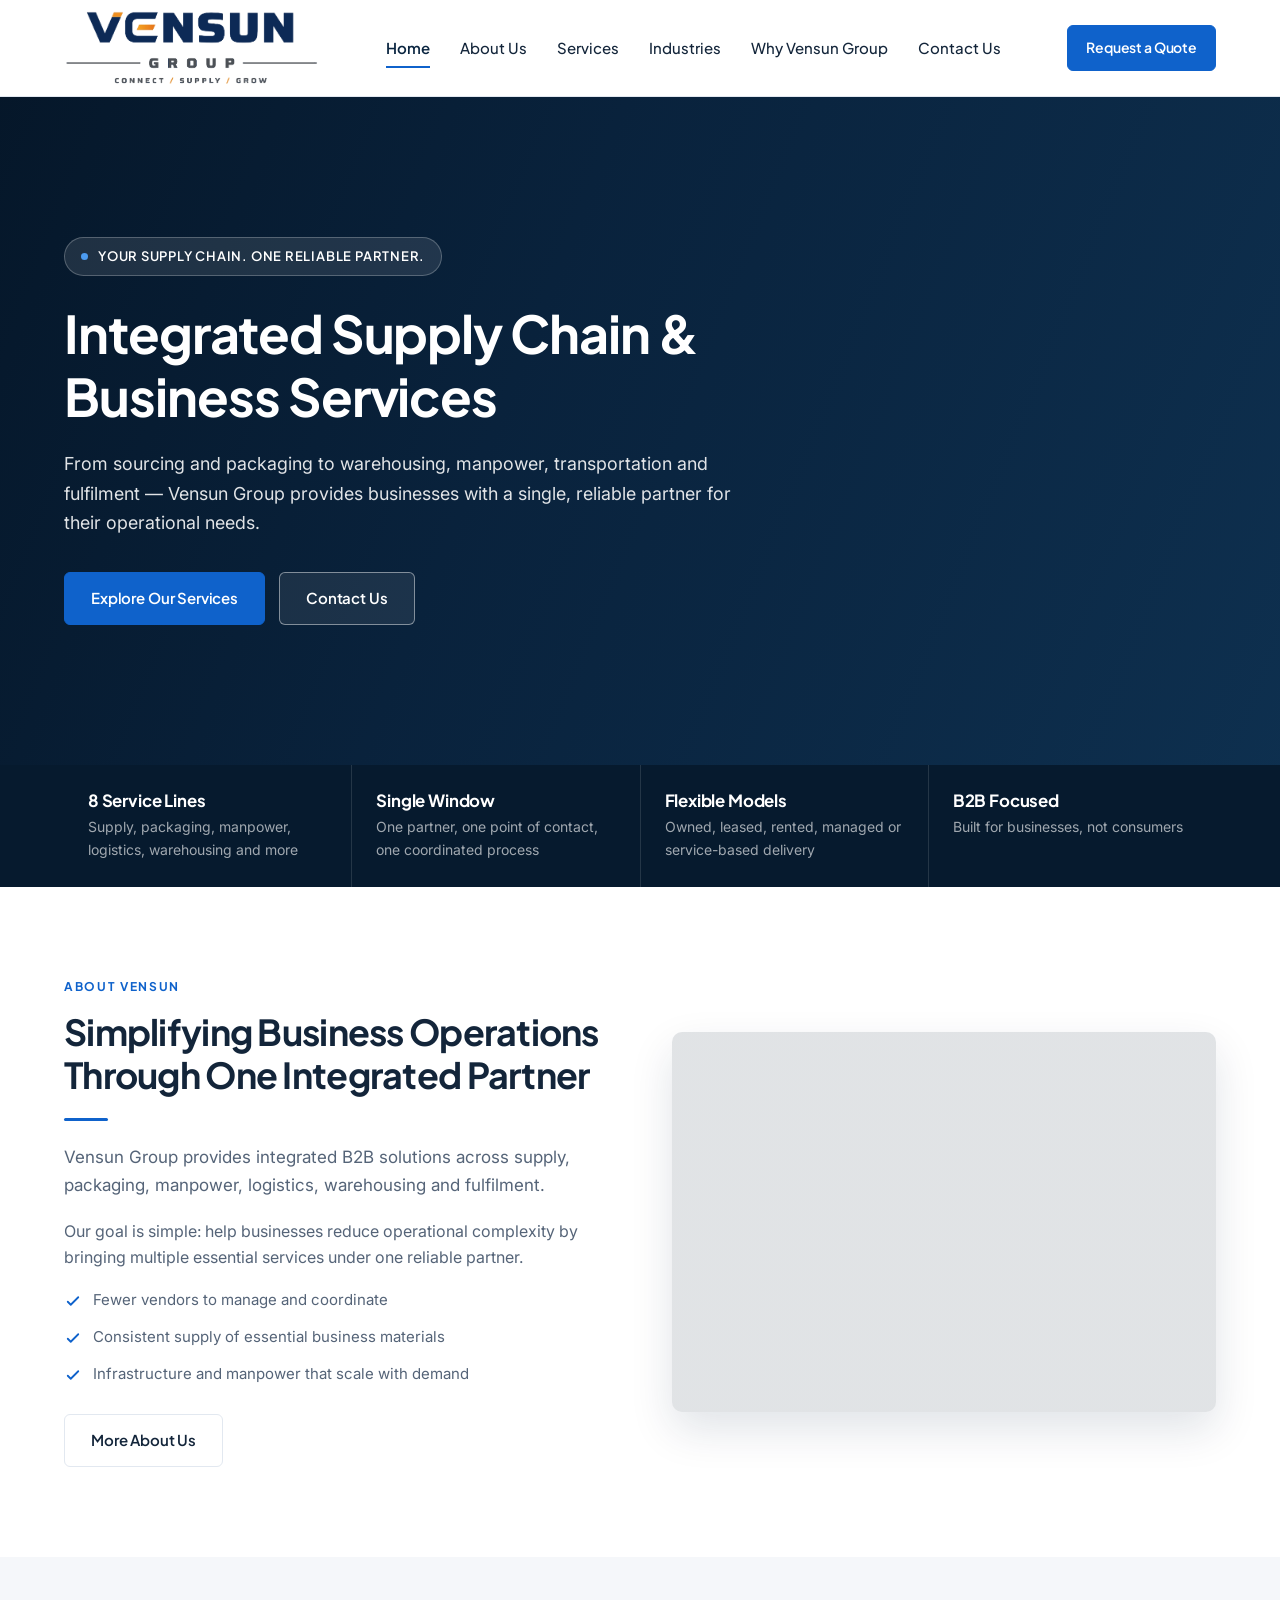
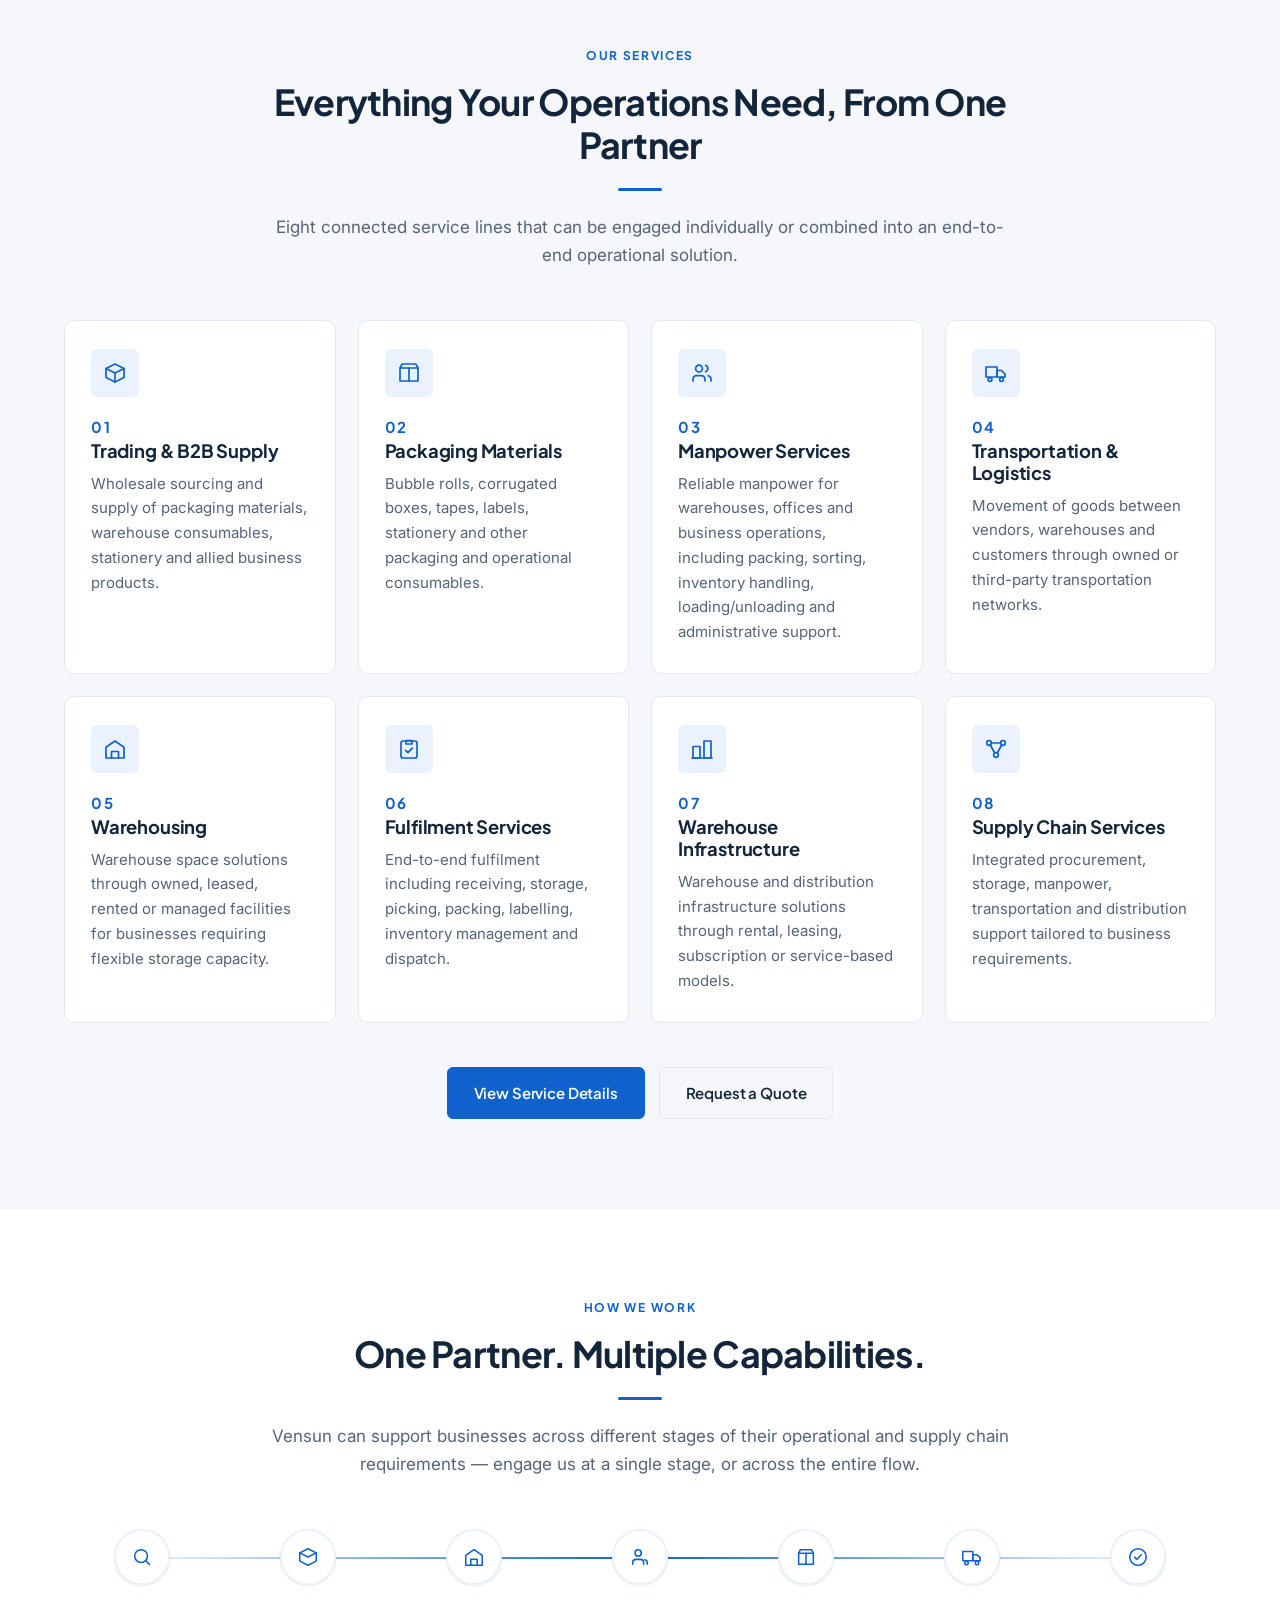
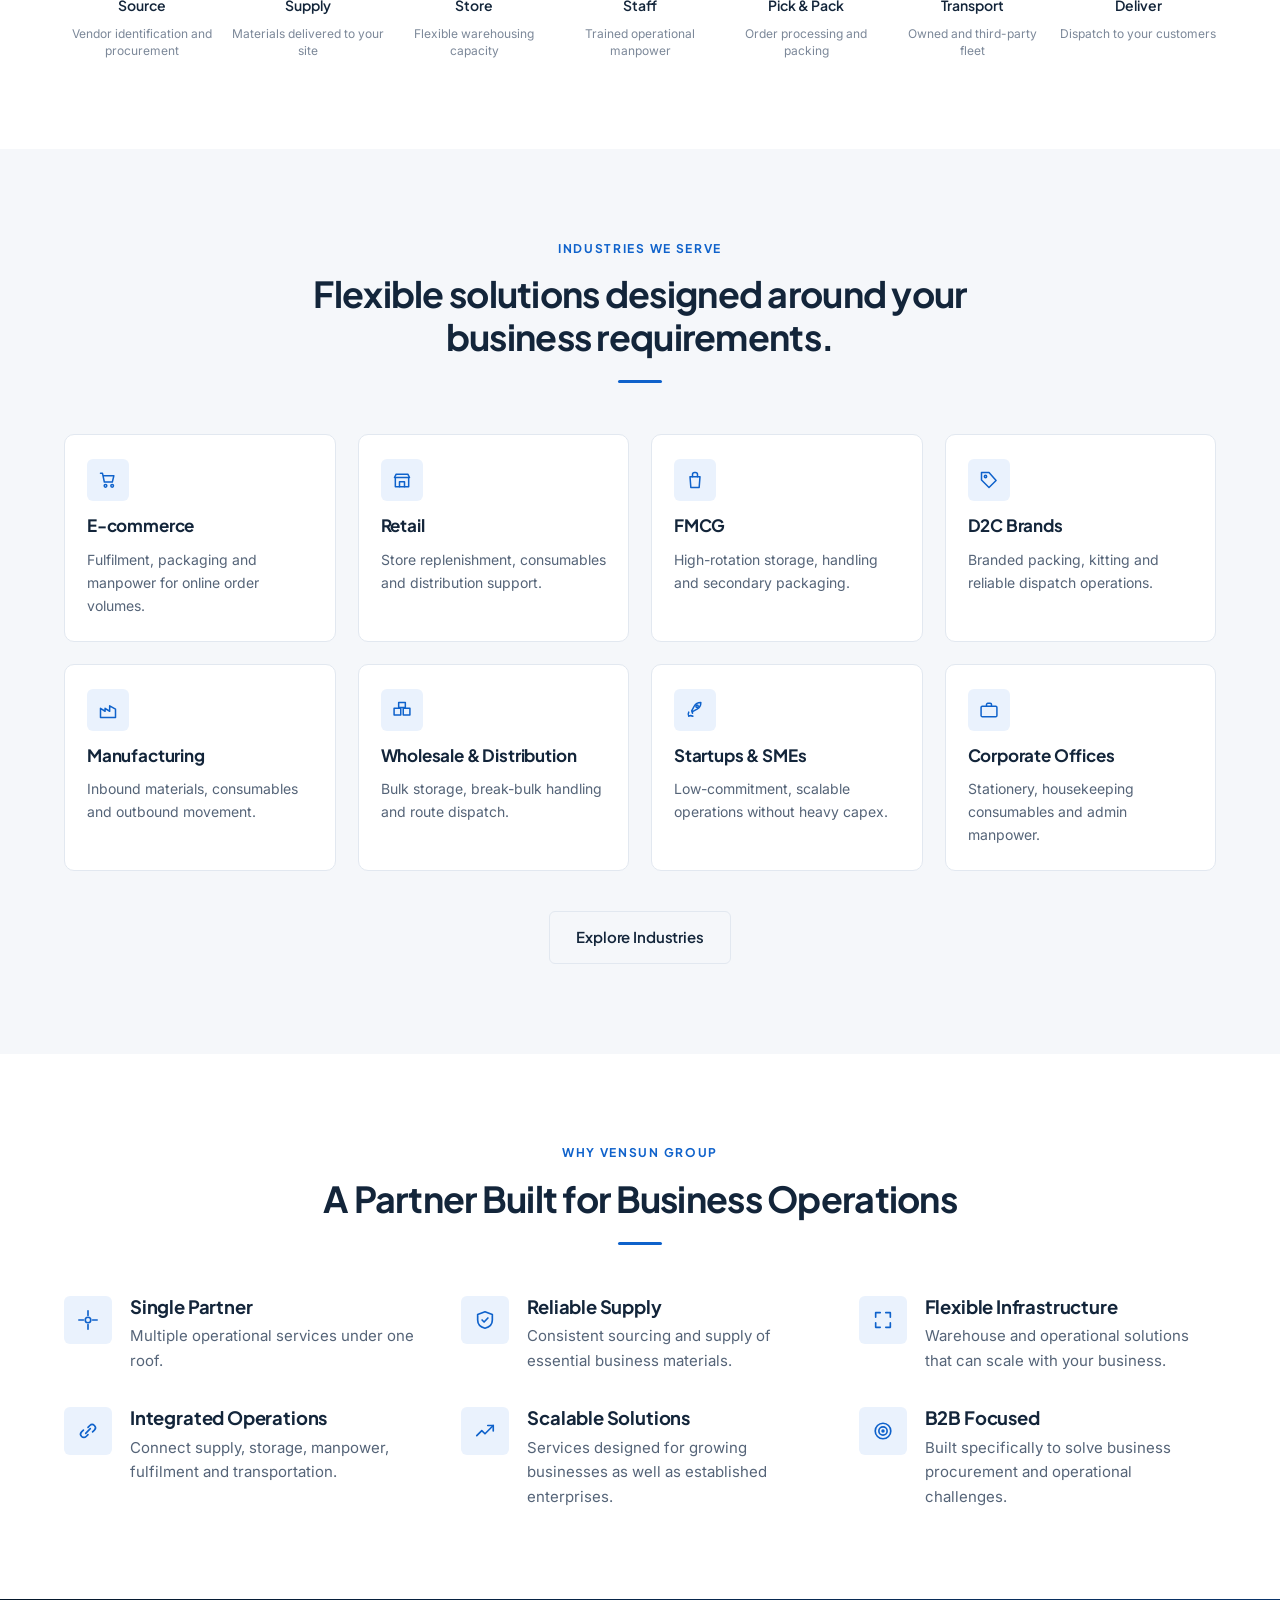
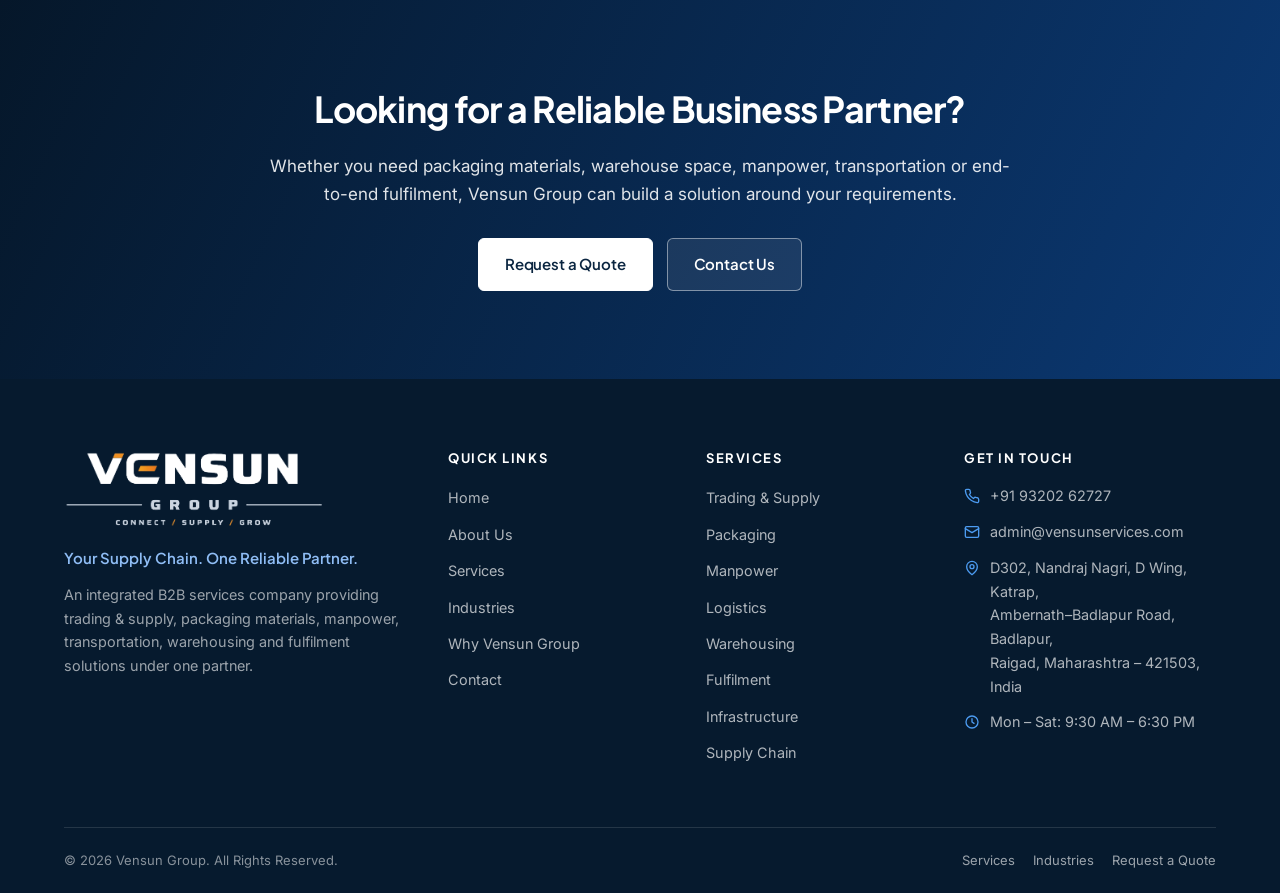
<file: index.html>
<!DOCTYPE html>
<html lang="en">
<head>
<meta charset="utf-8">
<meta name="viewport" content="width=device-width, initial-scale=1">
<title>Vensun Group — Integrated Supply Chain and Business Services</title>
<meta name="description" content="Vensun Group provides integrated B2B supply chain solutions — trading and supply, packaging materials, manpower, transportation, warehousing and fulfilment — through one reliable partner.">
<meta name="keywords" content="supply chain services, B2B supply, packaging materials supplier, warehousing, fulfilment services, manpower services, logistics, Vensun Group">
<meta name="author" content="Vensun Group">
<meta name="robots" content="index, follow">
<link rel="canonical" href="https://vensunservices.com/">

<!-- Open Graph / social -->
<meta property="og:type" content="website">
<meta property="og:site_name" content="Vensun Group">
<meta property="og:title" content="Vensun Group — Integrated Supply Chain and Business Services">
<meta property="og:description" content="Vensun Group provides integrated B2B supply chain solutions — trading and supply, packaging materials, manpower, transportation, warehousing and fulfilment — through one reliable partner.">
<meta property="og:url" content="https://vensunservices.com/">
<meta property="og:image" content="https://vensunservices.com/assets/img/og-image.png">
<meta property="og:image:width" content="1200">
<meta property="og:image:height" content="630">
<meta name="twitter:card" content="summary_large_image">
<meta name="twitter:image" content="https://vensunservices.com/assets/img/og-image.png">
<meta name="twitter:title" content="Vensun Group — Integrated Supply Chain and Business Services">
<meta name="twitter:description" content="Vensun Group provides integrated B2B supply chain solutions — trading and supply, packaging materials, manpower, transportation, warehousing and fulfilment — through one reliable partner.">

<meta name="theme-color" content="#0A2540">
<link rel="icon" href="assets/img/favicon-32.png" type="image/png" sizes="32x32">
<link rel="icon" href="assets/img/favicon-64.png" type="image/png" sizes="64x64">
<link rel="apple-touch-icon" href="assets/img/apple-touch-icon.png" sizes="180x180">

<link rel="preconnect" href="https://fonts.googleapis.com">
<link rel="preconnect" href="https://fonts.gstatic.com" crossorigin>
<link rel="preconnect" href="https://images.unsplash.com">
<link href="https://fonts.googleapis.com/css2?family=Inter:wght@400;500;600&family=Plus+Jakarta+Sans:wght@600;700;800&display=swap" rel="stylesheet">
<link rel="stylesheet" href="assets/css/styles.css">
</head>
<body>
<a class="skip-link" href="#main">Skip to main content</a>

<header class="site-header">
  <div class="container header-inner">
    <a class="brand" href="/">
      <img class="brand-logo" src="assets/img/logo.png" width="1282" height="382" alt="Vensun Group — Connect / Supply / Grow">
    </a>

    <nav class="nav" id="primary-nav" aria-label="Primary navigation">
      <a href="/" data-nav="home" aria-current="page">Home</a>
      <a href="/about" data-nav="about">About Us</a>
      <a href="/services" data-nav="services">Services</a>
      <a href="/industries" data-nav="industries">Industries</a>
      <a href="/why-vensun" data-nav="why">Why Vensun Group</a>
      <a href="/contact" data-nav="contact">Contact Us</a>
    </nav>

    <div class="header-cta">
      <a class="btn btn--primary btn--sm" href="/contact#enquiry">Request a Quote</a>
      <button class="nav-toggle" type="button" aria-expanded="false" aria-controls="primary-nav" aria-label="Open menu">
        <svg width="22" height="22" viewBox="0 0 24 24" fill="none" stroke="currentColor" stroke-width="2" stroke-linecap="round" aria-hidden="true"><path d="M3 6h18M3 12h18M3 18h18"/></svg>
      </button>
    </div>
  </div>
</header>

<main id="main">
<!-- ===== HERO ===== -->
<section class="hero">
  <div class="container">
    <div class="hero-inner">
      <span class="hero-tagline"><span class="dot"></span>Your Supply Chain. One Reliable Partner.</span>
      <h1>Integrated Supply Chain &amp; Business Services</h1>
      <p>From sourcing and packaging to warehousing, manpower, transportation and fulfilment — Vensun Group provides businesses with a single, reliable partner for their operational needs.</p>
      <div class="btn-row">
        <a class="btn btn--primary" href="/services">Explore Our Services</a>
        <a class="btn btn--ghost-light" href="/contact">Contact Us</a>
      </div>
    </div>
  </div>
</section>

<!-- ===== CAPABILITY STRIP ===== -->
<section class="strip">
  <div class="container">
    <div class="strip-grid">
      <div class="strip-item">
        <h3>8 Service Lines</h3>
        <p>Supply, packaging, manpower, logistics, warehousing and more</p>
      </div>
      <div class="strip-item">
        <h3>Single Window</h3>
        <p>One partner, one point of contact, one coordinated process</p>
      </div>
      <div class="strip-item">
        <h3>Flexible Models</h3>
        <p>Owned, leased, rented, managed or service-based delivery</p>
      </div>
      <div class="strip-item">
        <h3>B2B Focused</h3>
        <p>Built for businesses, not consumers</p>
      </div>
    </div>
  </div>
</section>

<!-- ===== INTRODUCTION ===== -->
<section class="section">
  <div class="container">
    <div class="split split--media-right">
      <div class="split-content reveal">
        <span class="eyebrow">About Vensun</span>
        <h2>Simplifying Business Operations Through One Integrated Partner</h2>
        <div class="divider"></div>
        <p class="lead">Vensun Group provides integrated B2B solutions across supply, packaging, manpower, logistics, warehousing and fulfilment.</p>
        <p>Our goal is simple: help businesses reduce operational complexity by bringing multiple essential services under one reliable partner.</p>
        <ul class="check-list">
          <li><svg width="18" height="18" viewBox="0 0 24 24" fill="none" stroke="currentColor" stroke-width="2.4" stroke-linecap="round" stroke-linejoin="round" aria-hidden="true"><path d="m5 13 4 4L19 7"/></svg><span>Fewer vendors to manage and coordinate</span></li>
          <li><svg width="18" height="18" viewBox="0 0 24 24" fill="none" stroke="currentColor" stroke-width="2.4" stroke-linecap="round" stroke-linejoin="round" aria-hidden="true"><path d="m5 13 4 4L19 7"/></svg><span>Consistent supply of essential business materials</span></li>
          <li><svg width="18" height="18" viewBox="0 0 24 24" fill="none" stroke="currentColor" stroke-width="2.4" stroke-linecap="round" stroke-linejoin="round" aria-hidden="true"><path d="m5 13 4 4L19 7"/></svg><span>Infrastructure and manpower that scale with demand</span></li>
        </ul>
        <div class="btn-row" style="margin-top:28px">
          <a class="btn btn--outline" href="/about">More About Us</a>
        </div>
      </div>
      <div class="split-media media-warehouse" role="img" aria-label="Organised warehouse racking with palletised goods"></div>
    </div>
  </div>
</section>

<!-- ===== SERVICES ===== -->
<section class="section section--alt" id="services">
  <div class="container">
    <div class="section-head center reveal">
      <span class="eyebrow">Our Services</span>
      <h2>Everything Your Operations Need, From One Partner</h2>
      <div class="divider"></div>
      <p class="lead" style="margin-inline:auto">Eight connected service lines that can be engaged individually or combined into an end-to-end operational solution.</p>
    </div>

    <div class="grid cols-4">
      <article class="card reveal">
        <div class="icon-box"><svg width="24" height="24" viewBox="0 0 24 24" fill="none" stroke="currentColor" stroke-width="1.7" stroke-linecap="round" stroke-linejoin="round" aria-hidden="true"><path d="M3 7.5 12 3l9 4.5-9 4.5-9-4.5Z"/><path d="M3 7.5V16.5L12 21l9-4.5v-9"/><path d="M12 12v9"/></svg></div>
        <p class="card-num">01</p>
        <h3>Trading &amp; B2B Supply</h3>
        <p>Wholesale sourcing and supply of packaging materials, warehouse consumables, stationery and allied business products.</p>
      </article>

      <article class="card reveal">
        <div class="icon-box"><svg width="24" height="24" viewBox="0 0 24 24" fill="none" stroke="currentColor" stroke-width="1.7" stroke-linecap="round" stroke-linejoin="round" aria-hidden="true"><path d="M3 7h18v13H3z"/><path d="m3 7 2.2-4h13.6L21 7"/><path d="M12 7v13"/></svg></div>
        <p class="card-num">02</p>
        <h3>Packaging Materials</h3>
        <p>Bubble rolls, corrugated boxes, tapes, labels, stationery and other packaging and operational consumables.</p>
      </article>

      <article class="card reveal">
        <div class="icon-box"><svg width="24" height="24" viewBox="0 0 24 24" fill="none" stroke="currentColor" stroke-width="1.7" stroke-linecap="round" stroke-linejoin="round" aria-hidden="true"><path d="M15 20v-1.8a3.6 3.6 0 0 0-3.6-3.6H6.6A3.6 3.6 0 0 0 3 18.2V20"/><circle cx="9" cy="7.5" r="3.4"/><path d="M21 20v-1.8a3.6 3.6 0 0 0-2.7-3.5"/><path d="M15.6 4.3a3.4 3.4 0 0 1 0 6.4"/></svg></div>
        <p class="card-num">03</p>
        <h3>Manpower Services</h3>
        <p>Reliable manpower for warehouses, offices and business operations, including packing, sorting, inventory handling, loading/unloading and administrative support.</p>
      </article>

      <article class="card reveal">
        <div class="icon-box"><svg width="24" height="24" viewBox="0 0 24 24" fill="none" stroke="currentColor" stroke-width="1.7" stroke-linecap="round" stroke-linejoin="round" aria-hidden="true"><path d="M2 6h11v10H2z"/><path d="M13 9.5h4.6L21 13v3h-8z"/><circle cx="6" cy="18.5" r="1.9"/><circle cx="17.5" cy="18.5" r="1.9"/></svg></div>
        <p class="card-num">04</p>
        <h3>Transportation &amp; Logistics</h3>
        <p>Movement of goods between vendors, warehouses and customers through owned or third-party transportation networks.</p>
      </article>

      <article class="card reveal">
        <div class="icon-box"><svg width="24" height="24" viewBox="0 0 24 24" fill="none" stroke="currentColor" stroke-width="1.7" stroke-linecap="round" stroke-linejoin="round" aria-hidden="true"><path d="M3 10.2 12 4l9 6.2V21H3V10.2Z"/><path d="M8.5 21v-6.5h7V21"/></svg></div>
        <p class="card-num">05</p>
        <h3>Warehousing</h3>
        <p>Warehouse space solutions through owned, leased, rented or managed facilities for businesses requiring flexible storage capacity.</p>
      </article>

      <article class="card reveal">
        <div class="icon-box"><svg width="24" height="24" viewBox="0 0 24 24" fill="none" stroke="currentColor" stroke-width="1.7" stroke-linecap="round" stroke-linejoin="round" aria-hidden="true"><rect x="4" y="4" width="16" height="17" rx="2"/><path d="M9 3.5h6V7H9z"/><path d="m8.6 13.4 2.3 2.3 4.5-4.6"/></svg></div>
        <p class="card-num">06</p>
        <h3>Fulfilment Services</h3>
        <p>End-to-end fulfilment including receiving, storage, picking, packing, labelling, inventory management and dispatch.</p>
      </article>

      <article class="card reveal">
        <div class="icon-box"><svg width="24" height="24" viewBox="0 0 24 24" fill="none" stroke="currentColor" stroke-width="1.7" stroke-linecap="round" stroke-linejoin="round" aria-hidden="true"><rect x="3" y="9.5" width="7" height="11.5"/><rect x="14" y="4" width="7" height="17"/><path d="M2 21h20"/></svg></div>
        <p class="card-num">07</p>
        <h3>Warehouse Infrastructure</h3>
        <p>Warehouse and distribution infrastructure solutions through rental, leasing, subscription or service-based models.</p>
      </article>

      <article class="card reveal">
        <div class="icon-box"><svg width="24" height="24" viewBox="0 0 24 24" fill="none" stroke="currentColor" stroke-width="1.7" stroke-linecap="round" stroke-linejoin="round" aria-hidden="true"><circle cx="5" cy="6" r="2.3"/><circle cx="19" cy="6" r="2.3"/><circle cx="12" cy="18" r="2.3"/><path d="M7.3 6h9.4M6.3 8 10.7 16M17.7 8 13.3 16"/></svg></div>
        <p class="card-num">08</p>
        <h3>Supply Chain Services</h3>
        <p>Integrated procurement, storage, manpower, transportation and distribution support tailored to business requirements.</p>
      </article>
    </div>

    <div class="btn-row center" style="margin-top:44px">
      <a class="btn btn--primary" href="/services">View Service Details</a>
      <a class="btn btn--outline" href="/contact#enquiry">Request a Quote</a>
    </div>
  </div>
</section>

<!-- ===== HOW WE WORK ===== -->
<section class="section">
  <div class="container">
    <div class="section-head center reveal">
      <span class="eyebrow">How We Work</span>
      <h2>One Partner. Multiple Capabilities.</h2>
      <div class="divider"></div>
      <p class="lead" style="margin-inline:auto">Vensun can support businesses across different stages of their operational and supply chain requirements — engage us at a single stage, or across the entire flow.</p>
    </div>

    <div class="flow reveal">
      <div class="flow-step">
        <div class="flow-dot"><svg width="22" height="22" viewBox="0 0 24 24" fill="none" stroke="currentColor" stroke-width="1.7" stroke-linecap="round" stroke-linejoin="round" aria-hidden="true"><circle cx="11" cy="11" r="7"/><path d="m20 20-3.6-3.6"/></svg></div>
        <h4>Source</h4>
        <span>Vendor identification and procurement</span>
      </div>
      <div class="flow-step">
        <div class="flow-dot"><svg width="22" height="22" viewBox="0 0 24 24" fill="none" stroke="currentColor" stroke-width="1.7" stroke-linecap="round" stroke-linejoin="round" aria-hidden="true"><path d="M3 7.5 12 3l9 4.5-9 4.5-9-4.5Z"/><path d="M3 7.5v9L12 21l9-4.5v-9"/></svg></div>
        <h4>Supply</h4>
        <span>Materials delivered to your site</span>
      </div>
      <div class="flow-step">
        <div class="flow-dot"><svg width="22" height="22" viewBox="0 0 24 24" fill="none" stroke="currentColor" stroke-width="1.7" stroke-linecap="round" stroke-linejoin="round" aria-hidden="true"><path d="M3 10.2 12 4l9 6.2V21H3V10.2Z"/><path d="M8.5 21v-6.5h7V21"/></svg></div>
        <h4>Store</h4>
        <span>Flexible warehousing capacity</span>
      </div>
      <div class="flow-step">
        <div class="flow-dot"><svg width="22" height="22" viewBox="0 0 24 24" fill="none" stroke="currentColor" stroke-width="1.7" stroke-linecap="round" stroke-linejoin="round" aria-hidden="true"><path d="M16 20v-1.8a3.6 3.6 0 0 0-3.6-3.6H7.6A3.6 3.6 0 0 0 4 18.2V20"/><circle cx="10" cy="7.5" r="3.4"/><path d="M20 20v-1.6a3.4 3.4 0 0 0-2.6-3.3"/></svg></div>
        <h4>Staff</h4>
        <span>Trained operational manpower</span>
      </div>
      <div class="flow-step">
        <div class="flow-dot"><svg width="22" height="22" viewBox="0 0 24 24" fill="none" stroke="currentColor" stroke-width="1.7" stroke-linecap="round" stroke-linejoin="round" aria-hidden="true"><path d="M4 8h16v12H4z"/><path d="M4 8l1.8-4h12.4L20 8"/><path d="M12 8v12"/></svg></div>
        <h4>Pick &amp; Pack</h4>
        <span>Order processing and packing</span>
      </div>
      <div class="flow-step">
        <div class="flow-dot"><svg width="22" height="22" viewBox="0 0 24 24" fill="none" stroke="currentColor" stroke-width="1.7" stroke-linecap="round" stroke-linejoin="round" aria-hidden="true"><path d="M2 6h11v10H2z"/><path d="M13 9.5h4.6L21 13v3h-8z"/><circle cx="6" cy="18.5" r="1.9"/><circle cx="17.5" cy="18.5" r="1.9"/></svg></div>
        <h4>Transport</h4>
        <span>Owned and third-party fleet</span>
      </div>
      <div class="flow-step">
        <div class="flow-dot"><svg width="22" height="22" viewBox="0 0 24 24" fill="none" stroke="currentColor" stroke-width="1.7" stroke-linecap="round" stroke-linejoin="round" aria-hidden="true"><circle cx="12" cy="12" r="9"/><path d="m8.4 12.2 2.4 2.4 4.8-5"/></svg></div>
        <h4>Deliver</h4>
        <span>Dispatch to your customers</span>
      </div>
    </div>
  </div>
</section>

<!-- ===== INDUSTRIES ===== -->
<section class="section section--alt">
  <div class="container">
    <div class="section-head center reveal">
      <span class="eyebrow">Industries We Serve</span>
      <h2>Flexible solutions designed around your business requirements.</h2>
      <div class="divider"></div>
    </div>

    <div class="grid cols-4">
      <div class="ind-card reveal">
        <div class="icon-box"><svg width="20" height="20" viewBox="0 0 24 24" fill="none" stroke="currentColor" stroke-width="1.8" stroke-linecap="round" stroke-linejoin="round" aria-hidden="true"><path d="M3 4h2.4l2.2 10.4h9.6L19 7H6"/><circle cx="9" cy="19" r="1.6"/><circle cx="17" cy="19" r="1.6"/></svg></div>
        <h3>E-commerce</h3>
        <p>Fulfilment, packaging and manpower for online order volumes.</p>
      </div>
      <div class="ind-card reveal">
        <div class="icon-box"><svg width="20" height="20" viewBox="0 0 24 24" fill="none" stroke="currentColor" stroke-width="1.8" stroke-linecap="round" stroke-linejoin="round" aria-hidden="true"><path d="M4 9h16v11H4z"/><path d="M3 9l2-4h14l2 4"/><path d="M9 20v-6h6v6"/></svg></div>
        <h3>Retail</h3>
        <p>Store replenishment, consumables and distribution support.</p>
      </div>
      <div class="ind-card reveal">
        <div class="icon-box"><svg width="20" height="20" viewBox="0 0 24 24" fill="none" stroke="currentColor" stroke-width="1.8" stroke-linecap="round" stroke-linejoin="round" aria-hidden="true"><path d="M6 8h12l-1 13H7L6 8Z"/><path d="M9 8V5.5A2.5 2.5 0 0 1 11.5 3h1A2.5 2.5 0 0 1 15 5.5V8"/></svg></div>
        <h3>FMCG</h3>
        <p>High-rotation storage, handling and secondary packaging.</p>
      </div>
      <div class="ind-card reveal">
        <div class="icon-box"><svg width="20" height="20" viewBox="0 0 24 24" fill="none" stroke="currentColor" stroke-width="1.8" stroke-linecap="round" stroke-linejoin="round" aria-hidden="true"><path d="M20.5 12.5 12 21 3 12V3h9l8.5 9.5Z"/><circle cx="7.8" cy="7.8" r="1.4"/></svg></div>
        <h3>D2C Brands</h3>
        <p>Branded packing, kitting and reliable dispatch operations.</p>
      </div>
      <div class="ind-card reveal">
        <div class="icon-box"><svg width="20" height="20" viewBox="0 0 24 24" fill="none" stroke="currentColor" stroke-width="1.8" stroke-linecap="round" stroke-linejoin="round" aria-hidden="true"><path d="M3 21V10l5.5 3.5V10L14 13.5V7l7 4v10H3Z"/></svg></div>
        <h3>Manufacturing</h3>
        <p>Inbound materials, consumables and outbound movement.</p>
      </div>
      <div class="ind-card reveal">
        <div class="icon-box"><svg width="20" height="20" viewBox="0 0 24 24" fill="none" stroke="currentColor" stroke-width="1.8" stroke-linecap="round" stroke-linejoin="round" aria-hidden="true"><rect x="2.5" y="10" width="8" height="8"/><rect x="13.5" y="10" width="8" height="8"/><rect x="8" y="3" width="8" height="6"/></svg></div>
        <h3>Wholesale &amp; Distribution</h3>
        <p>Bulk storage, break-bulk handling and route dispatch.</p>
      </div>
      <div class="ind-card reveal">
        <div class="icon-box"><svg width="20" height="20" viewBox="0 0 24 24" fill="none" stroke="currentColor" stroke-width="1.8" stroke-linecap="round" stroke-linejoin="round" aria-hidden="true"><path d="M4.5 14.5c-1.5 3 0 5 0 5s2-1.5 5-0"/><path d="M9 16 8 13l3-5.5A9 9 0 0 1 19 3a9 9 0 0 1-4.5 8L9 14Z"/><circle cx="14.5" cy="7.5" r="1.4"/></svg></div>
        <h3>Startups &amp; SMEs</h3>
        <p>Low-commitment, scalable operations without heavy capex.</p>
      </div>
      <div class="ind-card reveal">
        <div class="icon-box"><svg width="20" height="20" viewBox="0 0 24 24" fill="none" stroke="currentColor" stroke-width="1.8" stroke-linecap="round" stroke-linejoin="round" aria-hidden="true"><rect x="2.5" y="7.5" width="19" height="12.5" rx="1.5"/><path d="M9 7.5V5.5A1.5 1.5 0 0 1 10.5 4h3A1.5 1.5 0 0 1 15 5.5v2"/></svg></div>
        <h3>Corporate Offices</h3>
        <p>Stationery, housekeeping consumables and admin manpower.</p>
      </div>
    </div>

    <div class="btn-row center" style="margin-top:40px">
      <a class="btn btn--outline" href="/industries">Explore Industries</a>
    </div>
  </div>
</section>

<!-- ===== WHY VENSUN ===== -->
<section class="section">
  <div class="container">
    <div class="section-head center reveal">
      <span class="eyebrow">Why Vensun Group</span>
      <h2>A Partner Built for Business Operations</h2>
      <div class="divider"></div>
    </div>

    <div class="grid cols-3" style="gap:34px 40px">
      <div class="feature reveal">
        <div class="icon-box"><svg width="22" height="22" viewBox="0 0 24 24" fill="none" stroke="currentColor" stroke-width="1.8" stroke-linecap="round" stroke-linejoin="round" aria-hidden="true"><circle cx="12" cy="12" r="3"/><path d="M12 2v5M12 17v5M2 12h5M17 12h5"/></svg></div>
        <div><h3>Single Partner</h3><p>Multiple operational services under one roof.</p></div>
      </div>
      <div class="feature reveal">
        <div class="icon-box"><svg width="22" height="22" viewBox="0 0 24 24" fill="none" stroke="currentColor" stroke-width="1.8" stroke-linecap="round" stroke-linejoin="round" aria-hidden="true"><path d="M12 3l8 3v6c0 4.4-3.2 7.8-8 9-4.8-1.2-8-4.6-8-9V6l8-3Z"/><path d="m8.8 12 2.2 2.2 4.2-4.4"/></svg></div>
        <div><h3>Reliable Supply</h3><p>Consistent sourcing and supply of essential business materials.</p></div>
      </div>
      <div class="feature reveal">
        <div class="icon-box"><svg width="22" height="22" viewBox="0 0 24 24" fill="none" stroke="currentColor" stroke-width="1.8" stroke-linecap="round" stroke-linejoin="round" aria-hidden="true"><path d="M4 9V4h5M20 15v5h-5M20 9V4h-5M4 15v5h5"/></svg></div>
        <div><h3>Flexible Infrastructure</h3><p>Warehouse and operational solutions that can scale with your business.</p></div>
      </div>
      <div class="feature reveal">
        <div class="icon-box"><svg width="22" height="22" viewBox="0 0 24 24" fill="none" stroke="currentColor" stroke-width="1.8" stroke-linecap="round" stroke-linejoin="round" aria-hidden="true"><path d="M9.5 14.5 14.5 9.5"/><path d="M7 11 5 13a3.5 3.5 0 0 0 5 5l2-2"/><path d="M17 13l2-2a3.5 3.5 0 0 0-5-5l-2 2"/></svg></div>
        <div><h3>Integrated Operations</h3><p>Connect supply, storage, manpower, fulfilment and transportation.</p></div>
      </div>
      <div class="feature reveal">
        <div class="icon-box"><svg width="22" height="22" viewBox="0 0 24 24" fill="none" stroke="currentColor" stroke-width="1.8" stroke-linecap="round" stroke-linejoin="round" aria-hidden="true"><path d="M3 17l5.5-5.5 3.5 3.5L21 6"/><path d="M15 6h6v6"/></svg></div>
        <div><h3>Scalable Solutions</h3><p>Services designed for growing businesses as well as established enterprises.</p></div>
      </div>
      <div class="feature reveal">
        <div class="icon-box"><svg width="22" height="22" viewBox="0 0 24 24" fill="none" stroke="currentColor" stroke-width="1.8" stroke-linecap="round" stroke-linejoin="round" aria-hidden="true"><circle cx="12" cy="12" r="8.5"/><circle cx="12" cy="12" r="4.5"/><circle cx="12" cy="12" r="1"/></svg></div>
        <div><h3>B2B Focused</h3><p>Built specifically to solve business procurement and operational challenges.</p></div>
      </div>
    </div>
  </div>
</section>

<!-- ===== CTA ===== -->
<section class="cta">
  <div class="container">
    <div class="cta-inner">
      <h2>Looking for a Reliable Business Partner?</h2>
      <p>Whether you need packaging materials, warehouse space, manpower, transportation or end-to-end fulfilment, Vensun Group can build a solution around your requirements.</p>
      <div class="btn-row center">
        <a class="btn btn--white" href="/contact#enquiry">Request a Quote</a>
        <a class="btn btn--ghost-light" href="/contact">Contact Us</a>
      </div>
    </div>
  </div>
</section>

<script type="application/ld+json">
{
  "@context": "https://schema.org",
  "@type": "Organization",
  "name": "Vensun Group",
  "slogan": "Your Supply Chain. One Reliable Partner.",
  "url": "https://vensunservices.com/",
  "logo": "https://vensunservices.com/assets/img/logo.png",
  "description": "Vensun Group is an integrated B2B services company providing trading and supply, packaging materials, manpower, transportation, warehousing, fulfilment and supply chain services.",
  "email": "admin@vensunservices.com",
  "telephone": "+91-9320262727",
  "address": {
    "@type": "PostalAddress",
    "streetAddress": "D302, Nandraj Nagri, D Wing, Katrap, Ambernath–Badlapur Road",
    "addressLocality": "Badlapur",
    "addressRegion": "Maharashtra",
    "postalCode": "421503",
    "addressCountry": "IN"
  },
  "areaServed": "IN",
  "knowsAbout": [
    "B2B trading and supply",
    "Packaging materials",
    "Manpower services",
    "Transportation and logistics",
    "Warehousing",
    "Fulfilment services",
    "Warehouse infrastructure",
    "Supply chain services"
  ]
}
</script>
</main>

<footer class="site-footer">
  <div class="container">
    <div class="footer-grid">
      <div class="footer-brand">
        <div class="brand">
          <img class="brand-logo brand-logo--footer" src="assets/img/logo-white.png" width="1282" height="382" alt="Vensun Group — Connect / Supply / Grow" loading="lazy">
        </div>
        <p class="footer-tag">Your Supply Chain. One Reliable Partner.</p>
        <p class="footer-about">An integrated B2B services company providing trading &amp; supply, packaging materials, manpower, transportation, warehousing and fulfilment solutions under one partner.</p>
      </div>

      <div class="footer-col">
        <h4>Quick Links</h4>
        <ul>
          <li><a href="/">Home</a></li>
          <li><a href="/about">About Us</a></li>
          <li><a href="/services">Services</a></li>
          <li><a href="/industries">Industries</a></li>
          <li><a href="/why-vensun">Why Vensun Group</a></li>
          <li><a href="/contact">Contact</a></li>
        </ul>
      </div>

      <div class="footer-col">
        <h4>Services</h4>
        <ul>
          <li><a href="/services#trading">Trading &amp; Supply</a></li>
          <li><a href="/services#packaging">Packaging</a></li>
          <li><a href="/services#manpower">Manpower</a></li>
          <li><a href="/services#logistics">Logistics</a></li>
          <li><a href="/services#warehousing">Warehousing</a></li>
          <li><a href="/services#fulfilment">Fulfilment</a></li>
          <li><a href="/services#infrastructure">Infrastructure</a></li>
          <li><a href="/services#supply-chain">Supply Chain</a></li>
        </ul>
      </div>

      <div class="footer-col footer-contact-col">
        <h4>Get in Touch</h4>
        <ul class="footer-contact">
          <li>
            <svg width="16" height="16" viewBox="0 0 24 24" fill="none" stroke="currentColor" stroke-width="2" stroke-linecap="round" stroke-linejoin="round" aria-hidden="true"><path d="M22 16.9v3a2 2 0 0 1-2.2 2 19.8 19.8 0 0 1-8.6-3.1 19.5 19.5 0 0 1-6-6A19.8 19.8 0 0 1 2.1 4.2 2 2 0 0 1 4.1 2h3a2 2 0 0 1 2 1.7c.1.9.3 1.8.6 2.7a2 2 0 0 1-.5 2.1L8.1 9.7a16 16 0 0 0 6 6l1.2-1.2a2 2 0 0 1 2.1-.5c.9.3 1.8.5 2.7.6a2 2 0 0 1 1.7 2Z"/></svg>
            <span><a href="tel:+919320262727">+91 93202 62727</a></span>
          </li>
          <li>
            <svg width="16" height="16" viewBox="0 0 24 24" fill="none" stroke="currentColor" stroke-width="2" stroke-linecap="round" stroke-linejoin="round" aria-hidden="true"><rect x="2" y="4" width="20" height="16" rx="2"/><path d="m2 7 10 6 10-6"/></svg>
            <span><a href="mailto:admin@vensunservices.com">admin@vensunservices.com</a></span>
          </li>
          <li>
            <svg width="16" height="16" viewBox="0 0 24 24" fill="none" stroke="currentColor" stroke-width="2" stroke-linecap="round" stroke-linejoin="round" aria-hidden="true"><path d="M20 10c0 6-8 12-8 12S4 16 4 10a8 8 0 1 1 16 0Z"/><circle cx="12" cy="10" r="3"/></svg>
            <span>D302, Nandraj Nagri, D Wing, Katrap,<br>Ambernath–Badlapur Road, Badlapur,<br>Raigad, Maharashtra – 421503, India</span>
          </li>
          <li>
            <svg width="16" height="16" viewBox="0 0 24 24" fill="none" stroke="currentColor" stroke-width="2" stroke-linecap="round" stroke-linejoin="round" aria-hidden="true"><circle cx="12" cy="12" r="9"/><path d="M12 7v5l3 2"/></svg>
            <span>Mon – Sat: 9:30 AM – 6:30 PM</span>
          </li>
        </ul>
      </div>
    </div>

    <div class="footer-bottom">
      <p>&copy; 2026 Vensun Group. All Rights Reserved.</p>
      <div class="footer-inline">
        <a href="/services">Services</a>
        <a href="/industries">Industries</a>
        <a href="/contact">Request a Quote</a>
      </div>
    </div>
  </div>
</footer>

<script src="assets/js/main.js" defer></script>

</body>
</html>
</file>
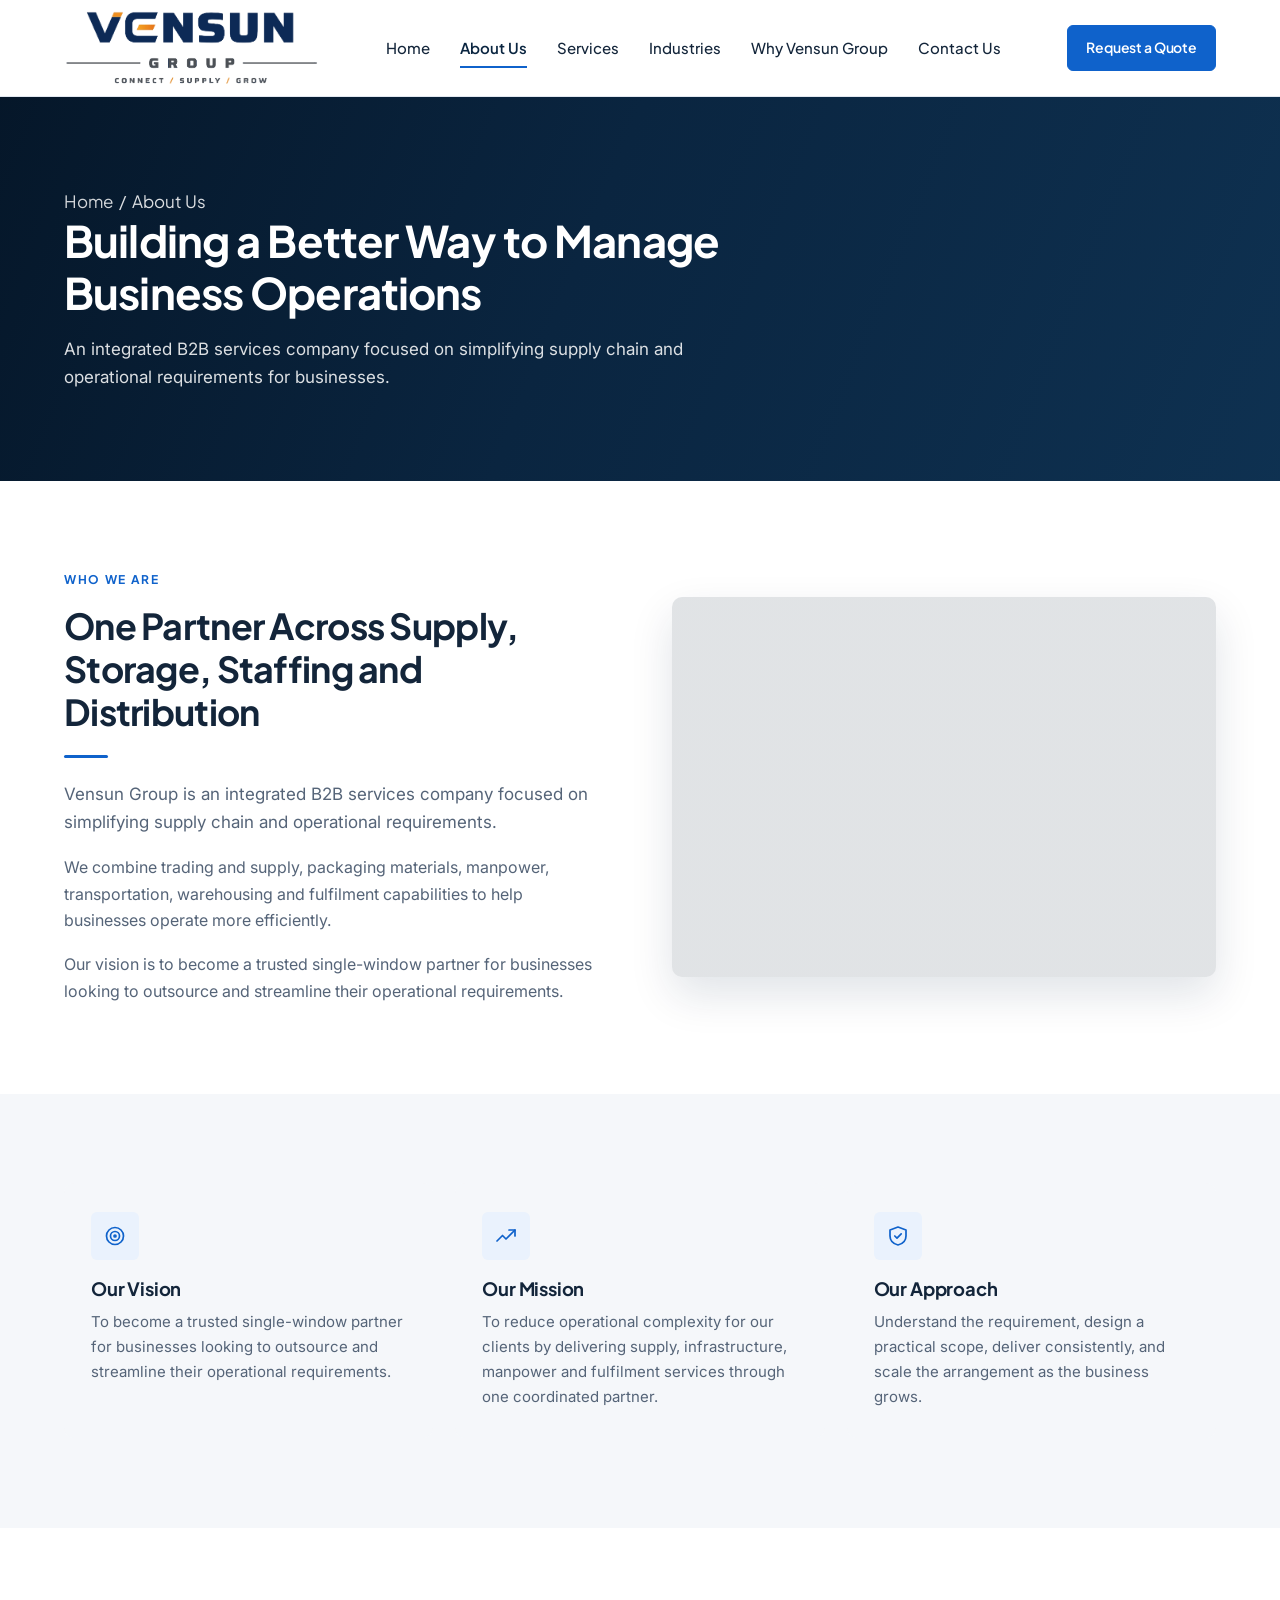
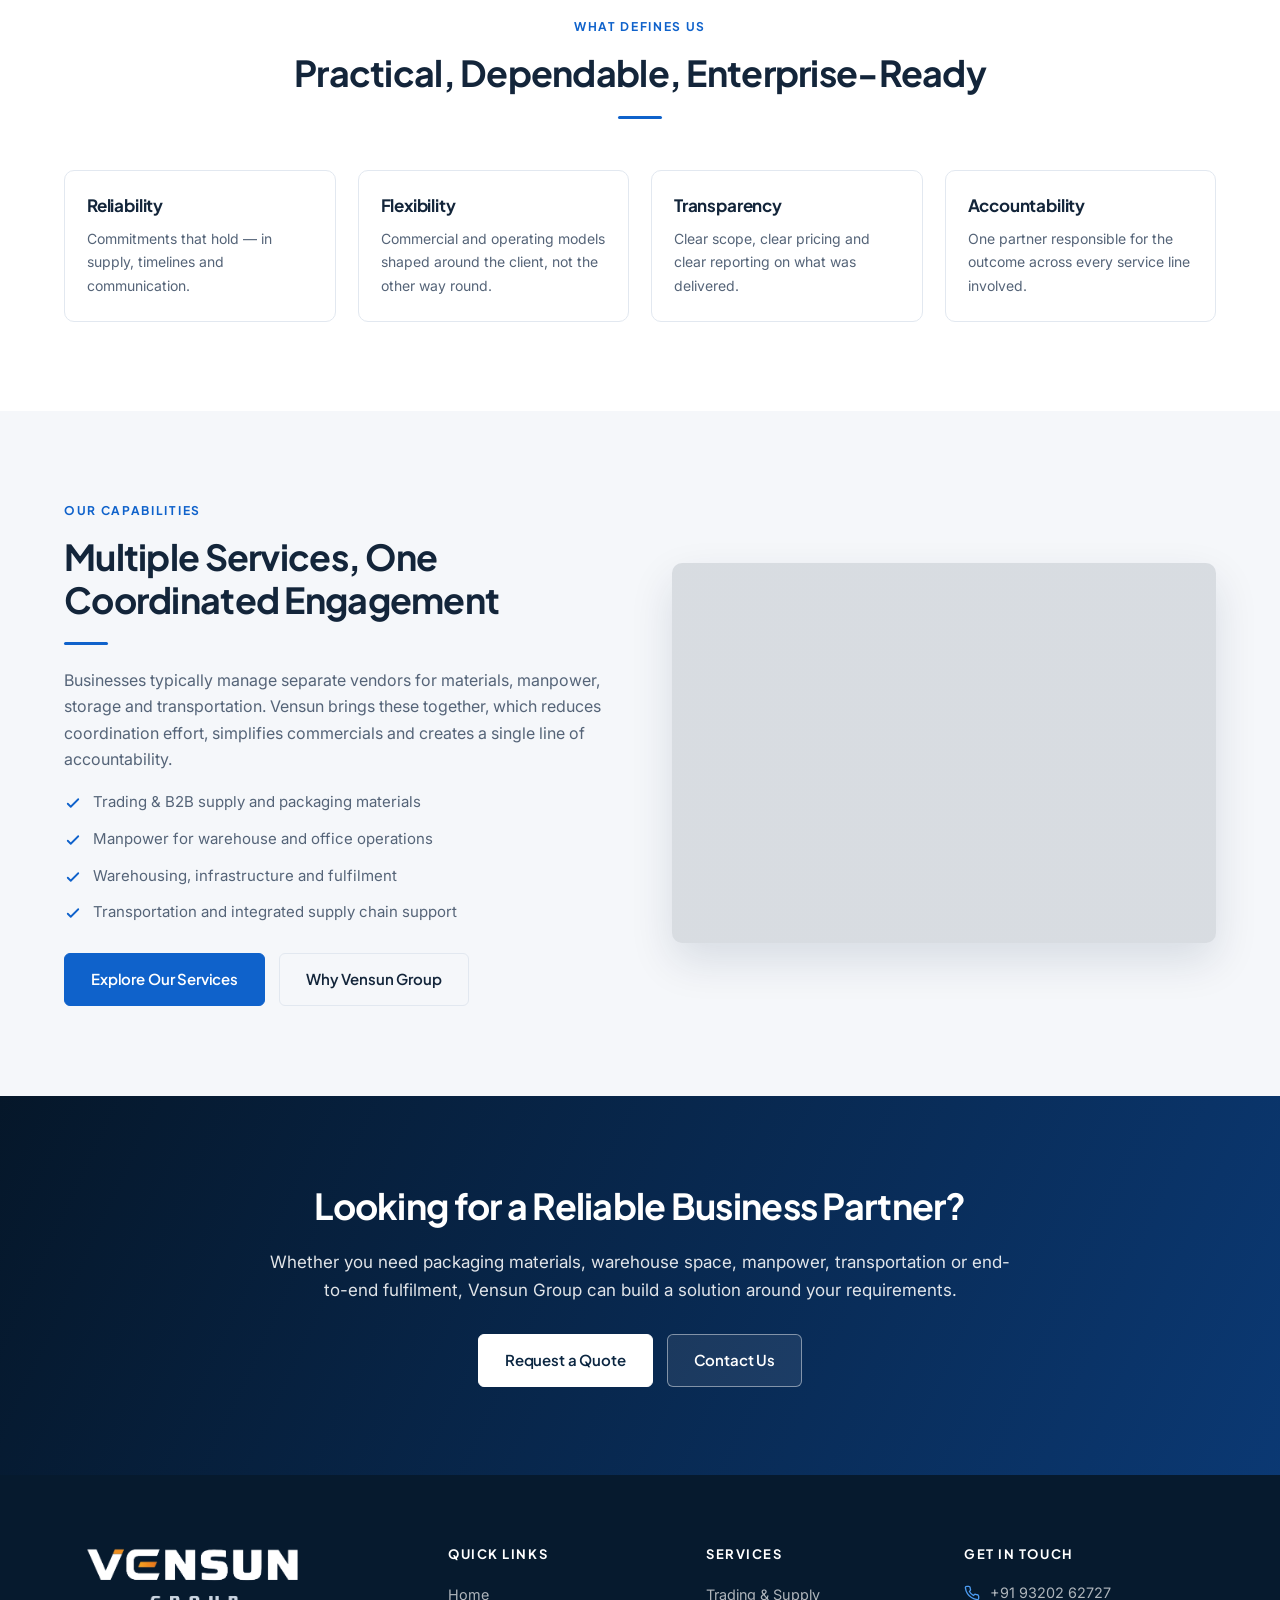
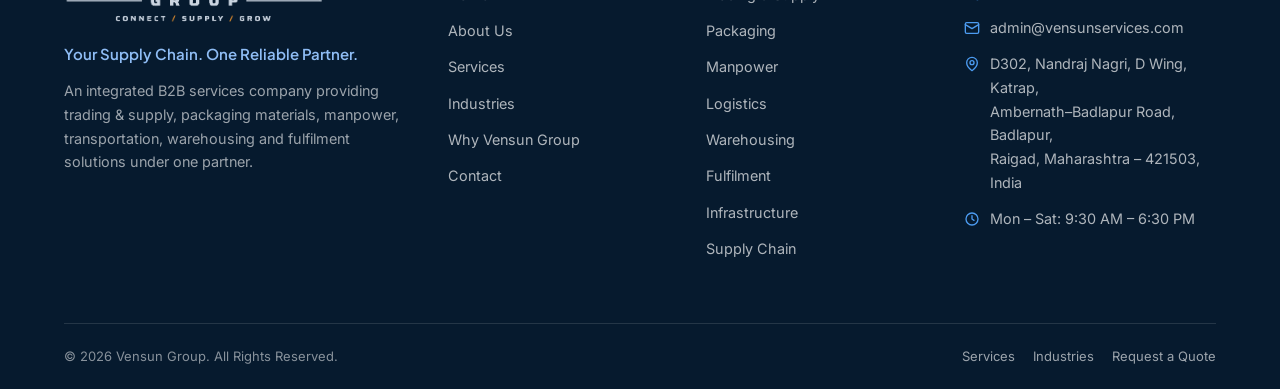
<file: about.html>
<!DOCTYPE html>
<html lang="en">
<head>
<meta charset="utf-8">
<meta name="viewport" content="width=device-width, initial-scale=1">
<title>About Us — Vensun Group</title>
<meta name="description" content="Vensun Group is an integrated B2B services company simplifying supply chain and operational requirements through trading, packaging, manpower, warehousing, transportation and fulfilment.">
<meta name="keywords" content="about Vensun Group, B2B services company, integrated supply chain partner">
<meta name="author" content="Vensun Group">
<meta name="robots" content="index, follow">
<link rel="canonical" href="https://vensunservices.com/about">

<!-- Open Graph / social -->
<meta property="og:type" content="website">
<meta property="og:site_name" content="Vensun Group">
<meta property="og:title" content="About Us — Vensun Group">
<meta property="og:description" content="Vensun Group is an integrated B2B services company simplifying supply chain and operational requirements through trading, packaging, manpower, warehousing, transportation and fulfilment.">
<meta property="og:url" content="https://vensunservices.com/about">
<meta property="og:image" content="https://vensunservices.com/assets/img/og-image.png">
<meta property="og:image:width" content="1200">
<meta property="og:image:height" content="630">
<meta name="twitter:card" content="summary_large_image">
<meta name="twitter:image" content="https://vensunservices.com/assets/img/og-image.png">
<meta name="twitter:title" content="About Us — Vensun Group">
<meta name="twitter:description" content="Vensun Group is an integrated B2B services company simplifying supply chain and operational requirements through trading, packaging, manpower, warehousing, transportation and fulfilment.">

<meta name="theme-color" content="#0A2540">
<link rel="icon" href="assets/img/favicon-32.png" type="image/png" sizes="32x32">
<link rel="icon" href="assets/img/favicon-64.png" type="image/png" sizes="64x64">
<link rel="apple-touch-icon" href="assets/img/apple-touch-icon.png" sizes="180x180">

<link rel="preconnect" href="https://fonts.googleapis.com">
<link rel="preconnect" href="https://fonts.gstatic.com" crossorigin>
<link rel="preconnect" href="https://images.unsplash.com">
<link href="https://fonts.googleapis.com/css2?family=Inter:wght@400;500;600&family=Plus+Jakarta+Sans:wght@600;700;800&display=swap" rel="stylesheet">
<link rel="stylesheet" href="assets/css/styles.css">
</head>
<body>
<a class="skip-link" href="#main">Skip to main content</a>

<header class="site-header">
  <div class="container header-inner">
    <a class="brand" href="/">
      <img class="brand-logo" src="assets/img/logo.png" width="1282" height="382" alt="Vensun Group — Connect / Supply / Grow">
    </a>

    <nav class="nav" id="primary-nav" aria-label="Primary navigation">
      <a href="/" data-nav="home">Home</a>
      <a href="/about" data-nav="about" aria-current="page">About Us</a>
      <a href="/services" data-nav="services">Services</a>
      <a href="/industries" data-nav="industries">Industries</a>
      <a href="/why-vensun" data-nav="why">Why Vensun Group</a>
      <a href="/contact" data-nav="contact">Contact Us</a>
    </nav>

    <div class="header-cta">
      <a class="btn btn--primary btn--sm" href="/contact#enquiry">Request a Quote</a>
      <button class="nav-toggle" type="button" aria-expanded="false" aria-controls="primary-nav" aria-label="Open menu">
        <svg width="22" height="22" viewBox="0 0 24 24" fill="none" stroke="currentColor" stroke-width="2" stroke-linecap="round" aria-hidden="true"><path d="M3 6h18M3 12h18M3 18h18"/></svg>
      </button>
    </div>
  </div>
</header>

<main id="main">
<section class="page-hero ph-about">
  <div class="container">
    <div class="page-hero-inner">
      <p class="breadcrumb"><a href="/">Home</a> &nbsp;/&nbsp; About Us</p>
      <h1>Building a Better Way to Manage Business Operations</h1>
      <p>An integrated B2B services company focused on simplifying supply chain and operational requirements for businesses.</p>
    </div>
  </div>
</section>

<section class="section">
  <div class="container">
    <div class="split split--media-right">
      <div class="split-content reveal">
        <span class="eyebrow">Who We Are</span>
        <h2>One Partner Across Supply, Storage, Staffing and Distribution</h2>
        <div class="divider"></div>
        <p class="lead">Vensun Group is an integrated B2B services company focused on simplifying supply chain and operational requirements.</p>
        <p>We combine trading and supply, packaging materials, manpower, transportation, warehousing and fulfilment capabilities to help businesses operate more efficiently.</p>
        <p>Our vision is to become a trusted single-window partner for businesses looking to outsource and streamline their operational requirements.</p>
      </div>
      <div class="split-media media-warehouse" role="img" aria-label="Warehouse operations in progress"></div>
    </div>
  </div>
</section>

<section class="section section--alt">
  <div class="container">
    <div class="grid cols-3">
      <div class="card card--flat reveal">
        <div class="icon-box"><svg width="24" height="24" viewBox="0 0 24 24" fill="none" stroke="currentColor" stroke-width="1.7" stroke-linecap="round" stroke-linejoin="round" aria-hidden="true"><circle cx="12" cy="12" r="8.5"/><circle cx="12" cy="12" r="4.5"/><circle cx="12" cy="12" r="1"/></svg></div>
        <h3>Our Vision</h3>
        <p>To become a trusted single-window partner for businesses looking to outsource and streamline their operational requirements.</p>
      </div>
      <div class="card card--flat reveal">
        <div class="icon-box"><svg width="24" height="24" viewBox="0 0 24 24" fill="none" stroke="currentColor" stroke-width="1.7" stroke-linecap="round" stroke-linejoin="round" aria-hidden="true"><path d="M3 17l5.5-5.5 3.5 3.5L21 6"/><path d="M15 6h6v6"/></svg></div>
        <h3>Our Mission</h3>
        <p>To reduce operational complexity for our clients by delivering supply, infrastructure, manpower and fulfilment services through one coordinated partner.</p>
      </div>
      <div class="card card--flat reveal">
        <div class="icon-box"><svg width="24" height="24" viewBox="0 0 24 24" fill="none" stroke="currentColor" stroke-width="1.7" stroke-linecap="round" stroke-linejoin="round" aria-hidden="true"><path d="M12 3l8 3v6c0 4.4-3.2 7.8-8 9-4.8-1.2-8-4.6-8-9V6l8-3Z"/><path d="m8.8 12 2.2 2.2 4.2-4.4"/></svg></div>
        <h3>Our Approach</h3>
        <p>Understand the requirement, design a practical scope, deliver consistently, and scale the arrangement as the business grows.</p>
      </div>
    </div>
  </div>
</section>

<section class="section">
  <div class="container">
    <div class="section-head center reveal">
      <span class="eyebrow">What Defines Us</span>
      <h2>Practical, Dependable, Enterprise-Ready</h2>
      <div class="divider"></div>
    </div>
    <div class="grid cols-4">
      <div class="ind-card reveal"><h3>Reliability</h3><p>Commitments that hold — in supply, timelines and communication.</p></div>
      <div class="ind-card reveal"><h3>Flexibility</h3><p>Commercial and operating models shaped around the client, not the other way round.</p></div>
      <div class="ind-card reveal"><h3>Transparency</h3><p>Clear scope, clear pricing and clear reporting on what was delivered.</p></div>
      <div class="ind-card reveal"><h3>Accountability</h3><p>One partner responsible for the outcome across every service line involved.</p></div>
    </div>
  </div>
</section>

<section class="section section--alt">
  <div class="container">
    <div class="split">
      <div class="split-content reveal">
        <span class="eyebrow">Our Capabilities</span>
        <h2>Multiple Services, One Coordinated Engagement</h2>
        <div class="divider"></div>
        <p>Businesses typically manage separate vendors for materials, manpower, storage and transportation. Vensun brings these together, which reduces coordination effort, simplifies commercials and creates a single line of accountability.</p>
        <ul class="check-list">
          <li><svg width="18" height="18" viewBox="0 0 24 24" fill="none" stroke="currentColor" stroke-width="2.4" stroke-linecap="round" stroke-linejoin="round" aria-hidden="true"><path d="m5 13 4 4L19 7"/></svg><span>Trading &amp; B2B supply and packaging materials</span></li>
          <li><svg width="18" height="18" viewBox="0 0 24 24" fill="none" stroke="currentColor" stroke-width="2.4" stroke-linecap="round" stroke-linejoin="round" aria-hidden="true"><path d="m5 13 4 4L19 7"/></svg><span>Manpower for warehouse and office operations</span></li>
          <li><svg width="18" height="18" viewBox="0 0 24 24" fill="none" stroke="currentColor" stroke-width="2.4" stroke-linecap="round" stroke-linejoin="round" aria-hidden="true"><path d="m5 13 4 4L19 7"/></svg><span>Warehousing, infrastructure and fulfilment</span></li>
          <li><svg width="18" height="18" viewBox="0 0 24 24" fill="none" stroke="currentColor" stroke-width="2.4" stroke-linecap="round" stroke-linejoin="round" aria-hidden="true"><path d="m5 13 4 4L19 7"/></svg><span>Transportation and integrated supply chain support</span></li>
        </ul>
        <div class="btn-row" style="margin-top:28px">
          <a class="btn btn--primary" href="/services">Explore Our Services</a>
          <a class="btn btn--outline" href="/why-vensun">Why Vensun Group</a>
        </div>
      </div>
      <div class="split-media media-transport" role="img" aria-label="Transportation fleet at a logistics facility"></div>
    </div>
  </div>
</section>

<section class="cta">
  <div class="container">
    <div class="cta-inner">
      <h2>Looking for a Reliable Business Partner?</h2>
      <p>Whether you need packaging materials, warehouse space, manpower, transportation or end-to-end fulfilment, Vensun Group can build a solution around your requirements.</p>
      <div class="btn-row center">
        <a class="btn btn--white" href="/contact#enquiry">Request a Quote</a>
        <a class="btn btn--ghost-light" href="/contact">Contact Us</a>
      </div>
    </div>
  </div>
</section>
</main>

<footer class="site-footer">
  <div class="container">
    <div class="footer-grid">
      <div class="footer-brand">
        <div class="brand">
          <img class="brand-logo brand-logo--footer" src="assets/img/logo-white.png" width="1282" height="382" alt="Vensun Group — Connect / Supply / Grow" loading="lazy">
        </div>
        <p class="footer-tag">Your Supply Chain. One Reliable Partner.</p>
        <p class="footer-about">An integrated B2B services company providing trading &amp; supply, packaging materials, manpower, transportation, warehousing and fulfilment solutions under one partner.</p>
      </div>

      <div class="footer-col">
        <h4>Quick Links</h4>
        <ul>
          <li><a href="/">Home</a></li>
          <li><a href="/about">About Us</a></li>
          <li><a href="/services">Services</a></li>
          <li><a href="/industries">Industries</a></li>
          <li><a href="/why-vensun">Why Vensun Group</a></li>
          <li><a href="/contact">Contact</a></li>
        </ul>
      </div>

      <div class="footer-col">
        <h4>Services</h4>
        <ul>
          <li><a href="/services#trading">Trading &amp; Supply</a></li>
          <li><a href="/services#packaging">Packaging</a></li>
          <li><a href="/services#manpower">Manpower</a></li>
          <li><a href="/services#logistics">Logistics</a></li>
          <li><a href="/services#warehousing">Warehousing</a></li>
          <li><a href="/services#fulfilment">Fulfilment</a></li>
          <li><a href="/services#infrastructure">Infrastructure</a></li>
          <li><a href="/services#supply-chain">Supply Chain</a></li>
        </ul>
      </div>

      <div class="footer-col footer-contact-col">
        <h4>Get in Touch</h4>
        <ul class="footer-contact">
          <li>
            <svg width="16" height="16" viewBox="0 0 24 24" fill="none" stroke="currentColor" stroke-width="2" stroke-linecap="round" stroke-linejoin="round" aria-hidden="true"><path d="M22 16.9v3a2 2 0 0 1-2.2 2 19.8 19.8 0 0 1-8.6-3.1 19.5 19.5 0 0 1-6-6A19.8 19.8 0 0 1 2.1 4.2 2 2 0 0 1 4.1 2h3a2 2 0 0 1 2 1.7c.1.9.3 1.8.6 2.7a2 2 0 0 1-.5 2.1L8.1 9.7a16 16 0 0 0 6 6l1.2-1.2a2 2 0 0 1 2.1-.5c.9.3 1.8.5 2.7.6a2 2 0 0 1 1.7 2Z"/></svg>
            <span><a href="tel:+919320262727">+91 93202 62727</a></span>
          </li>
          <li>
            <svg width="16" height="16" viewBox="0 0 24 24" fill="none" stroke="currentColor" stroke-width="2" stroke-linecap="round" stroke-linejoin="round" aria-hidden="true"><rect x="2" y="4" width="20" height="16" rx="2"/><path d="m2 7 10 6 10-6"/></svg>
            <span><a href="mailto:admin@vensunservices.com">admin@vensunservices.com</a></span>
          </li>
          <li>
            <svg width="16" height="16" viewBox="0 0 24 24" fill="none" stroke="currentColor" stroke-width="2" stroke-linecap="round" stroke-linejoin="round" aria-hidden="true"><path d="M20 10c0 6-8 12-8 12S4 16 4 10a8 8 0 1 1 16 0Z"/><circle cx="12" cy="10" r="3"/></svg>
            <span>D302, Nandraj Nagri, D Wing, Katrap,<br>Ambernath–Badlapur Road, Badlapur,<br>Raigad, Maharashtra – 421503, India</span>
          </li>
          <li>
            <svg width="16" height="16" viewBox="0 0 24 24" fill="none" stroke="currentColor" stroke-width="2" stroke-linecap="round" stroke-linejoin="round" aria-hidden="true"><circle cx="12" cy="12" r="9"/><path d="M12 7v5l3 2"/></svg>
            <span>Mon – Sat: 9:30 AM – 6:30 PM</span>
          </li>
        </ul>
      </div>
    </div>

    <div class="footer-bottom">
      <p>&copy; 2026 Vensun Group. All Rights Reserved.</p>
      <div class="footer-inline">
        <a href="/services">Services</a>
        <a href="/industries">Industries</a>
        <a href="/contact">Request a Quote</a>
      </div>
    </div>
  </div>
</footer>

<script src="assets/js/main.js" defer></script>

</body>
</html>
</file>
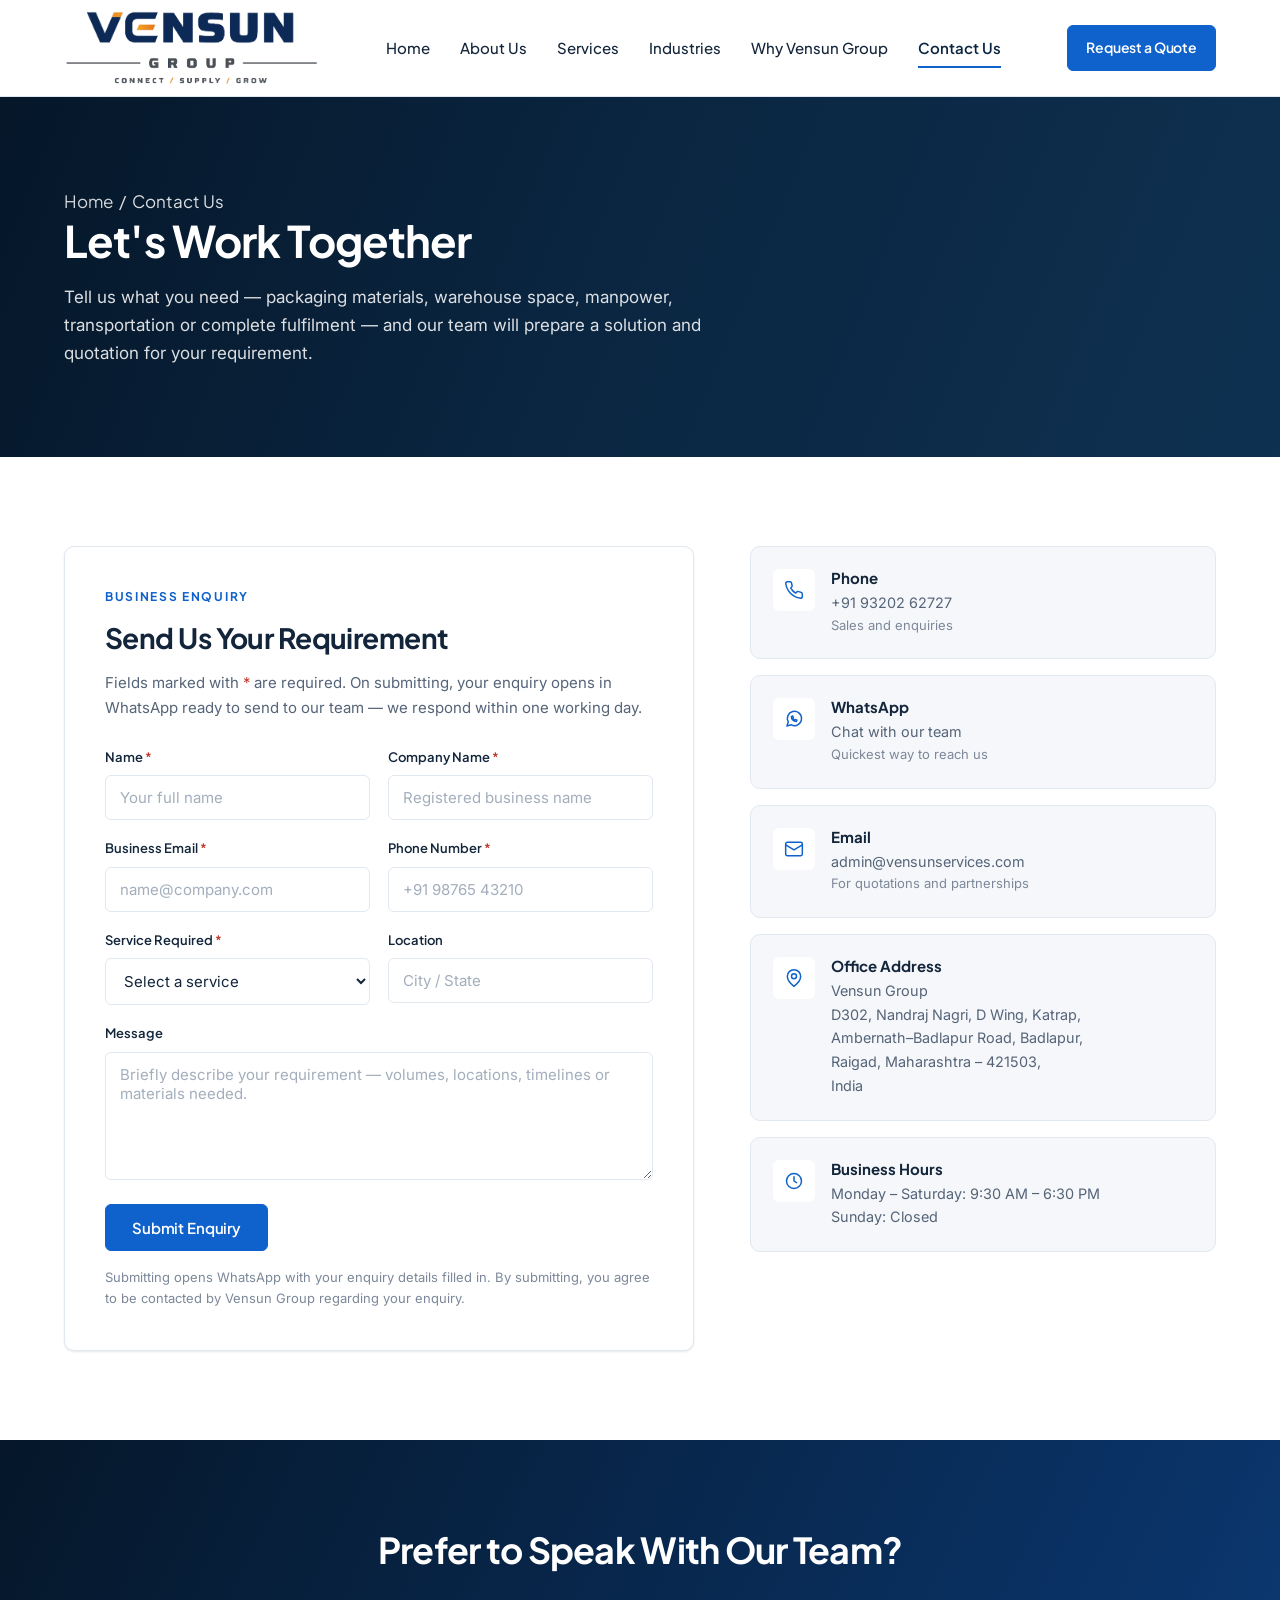
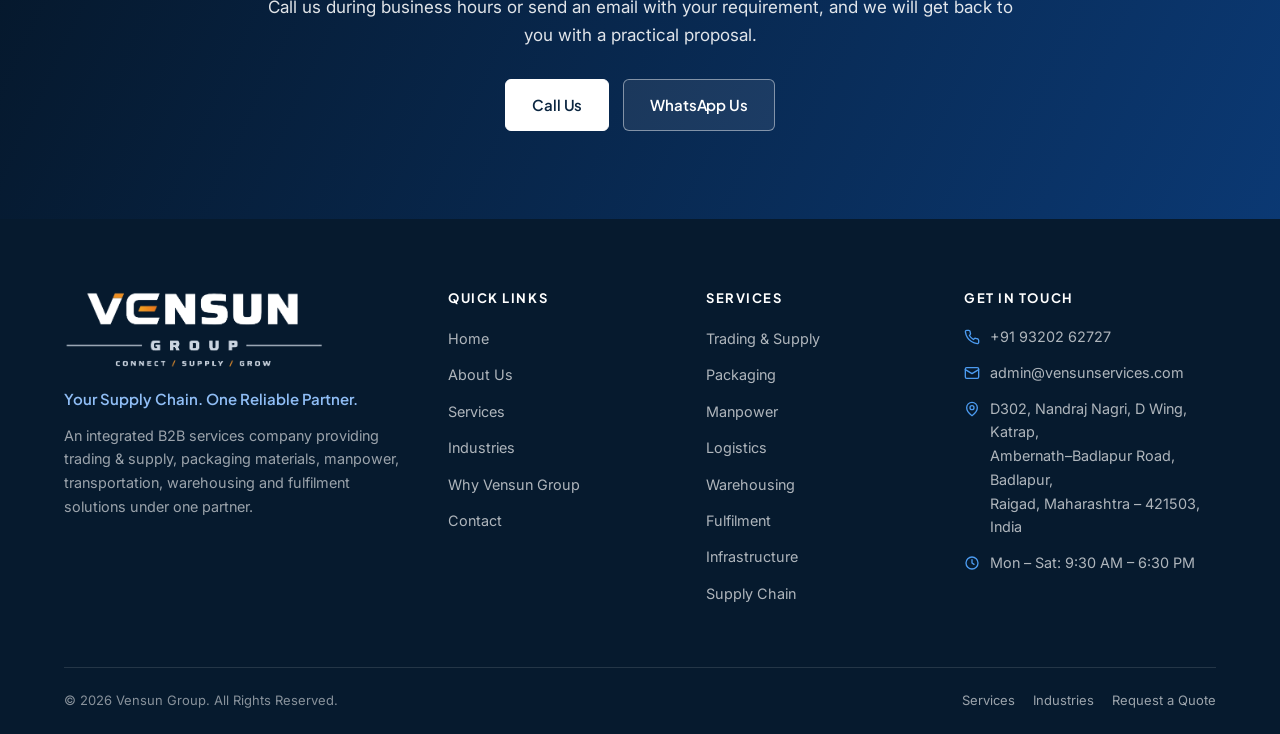
<file: contact.html>
<!DOCTYPE html>
<html lang="en">
<head>
<meta charset="utf-8">
<meta name="viewport" content="width=device-width, initial-scale=1">
<title>Contact Us — Request a Quote from Vensun Group</title>
<meta name="description" content="Contact Vensun Group for packaging materials, warehouse space, manpower, transportation or end-to-end fulfilment. Submit your business enquiry and our team will respond within one working day.">
<meta name="keywords" content="contact Vensun Group, request a quote, B2B enquiry, warehouse space enquiry, packaging materials quote">
<meta name="author" content="Vensun Group">
<meta name="robots" content="index, follow">
<link rel="canonical" href="https://vensunservices.com/contact">

<!-- Open Graph / social -->
<meta property="og:type" content="website">
<meta property="og:site_name" content="Vensun Group">
<meta property="og:title" content="Contact Us — Request a Quote from Vensun Group">
<meta property="og:description" content="Contact Vensun Group for packaging materials, warehouse space, manpower, transportation or end-to-end fulfilment. Submit your business enquiry and our team will respond within one working day.">
<meta property="og:url" content="https://vensunservices.com/contact">
<meta property="og:image" content="https://vensunservices.com/assets/img/og-image.png">
<meta property="og:image:width" content="1200">
<meta property="og:image:height" content="630">
<meta name="twitter:card" content="summary_large_image">
<meta name="twitter:image" content="https://vensunservices.com/assets/img/og-image.png">
<meta name="twitter:title" content="Contact Us — Request a Quote from Vensun Group">
<meta name="twitter:description" content="Contact Vensun Group for packaging materials, warehouse space, manpower, transportation or end-to-end fulfilment. Submit your business enquiry and our team will respond within one working day.">

<meta name="theme-color" content="#0A2540">
<link rel="icon" href="assets/img/favicon-32.png" type="image/png" sizes="32x32">
<link rel="icon" href="assets/img/favicon-64.png" type="image/png" sizes="64x64">
<link rel="apple-touch-icon" href="assets/img/apple-touch-icon.png" sizes="180x180">

<link rel="preconnect" href="https://fonts.googleapis.com">
<link rel="preconnect" href="https://fonts.gstatic.com" crossorigin>
<link rel="preconnect" href="https://images.unsplash.com">
<link href="https://fonts.googleapis.com/css2?family=Inter:wght@400;500;600&family=Plus+Jakarta+Sans:wght@600;700;800&display=swap" rel="stylesheet">
<link rel="stylesheet" href="assets/css/styles.css">
</head>
<body>
<a class="skip-link" href="#main">Skip to main content</a>

<header class="site-header">
  <div class="container header-inner">
    <a class="brand" href="/">
      <img class="brand-logo" src="assets/img/logo.png" width="1282" height="382" alt="Vensun Group — Connect / Supply / Grow">
    </a>

    <nav class="nav" id="primary-nav" aria-label="Primary navigation">
      <a href="/" data-nav="home">Home</a>
      <a href="/about" data-nav="about">About Us</a>
      <a href="/services" data-nav="services">Services</a>
      <a href="/industries" data-nav="industries">Industries</a>
      <a href="/why-vensun" data-nav="why">Why Vensun Group</a>
      <a href="/contact" data-nav="contact" aria-current="page">Contact Us</a>
    </nav>

    <div class="header-cta">
      <a class="btn btn--primary btn--sm" href="/contact#enquiry">Request a Quote</a>
      <button class="nav-toggle" type="button" aria-expanded="false" aria-controls="primary-nav" aria-label="Open menu">
        <svg width="22" height="22" viewBox="0 0 24 24" fill="none" stroke="currentColor" stroke-width="2" stroke-linecap="round" aria-hidden="true"><path d="M3 6h18M3 12h18M3 18h18"/></svg>
      </button>
    </div>
  </div>
</header>

<main id="main">
<section class="page-hero ph-contact">
  <div class="container">
    <div class="page-hero-inner">
      <p class="breadcrumb"><a href="/">Home</a> &nbsp;/&nbsp; Contact Us</p>
      <h1>Let's Work Together</h1>
      <p>Tell us what you need — packaging materials, warehouse space, manpower, transportation or complete fulfilment — and our team will prepare a solution and quotation for your requirement.</p>
    </div>
  </div>
</section>

<section class="section" id="enquiry">
  <div class="container">
    <div class="contact-layout">

      <div class="form-card reveal">
        <span class="eyebrow">Business Enquiry</span>
        <h2 style="font-size:clamp(1.4rem,2.2vw,1.75rem)">Send Us Your Requirement</h2>
        <p style="font-size:.9375rem;margin-bottom:26px">Fields marked with <span style="color:#C0392B">*</span> are required. On submitting, your enquiry opens in WhatsApp ready to send to our team — we respond within one working day.</p>

        <p class="form-status" id="form-status"></p>

        <form id="enquiry-form" method="post" novalidate>
          <input type="hidden" name="_subject" value="New Business Enquiry — Vensun Group">
          <div class="form-grid">
            <div class="field">
              <label for="name">Name <span class="req">*</span></label>
              <input type="text" id="name" name="Name" autocomplete="name" placeholder="Your full name" required>
            </div>
            <div class="field">
              <label for="company">Company Name <span class="req">*</span></label>
              <input type="text" id="company" name="Company Name" autocomplete="organization" placeholder="Registered business name" required>
            </div>
            <div class="field">
              <label for="email">Business Email <span class="req">*</span></label>
              <input type="email" id="email" name="Business Email" autocomplete="email" placeholder="name@company.com" required>
            </div>
            <div class="field">
              <label for="phone">Phone Number <span class="req">*</span></label>
              <input type="tel" id="phone" name="Phone Number" autocomplete="tel" placeholder="+91 98765 43210" required>
            </div>
            <div class="field">
              <label for="service">Service Required <span class="req">*</span></label>
              <select id="service" name="Service Required" required>
                <option value="">Select a service</option>
                <option>Trading &amp; B2B Supply</option>
                <option>Packaging Materials</option>
                <option>Manpower Services</option>
                <option>Transportation &amp; Logistics</option>
                <option>Warehousing</option>
                <option>Fulfilment Services</option>
                <option>Warehouse Infrastructure</option>
                <option>Supply Chain Services</option>
                <option>Multiple Services / Not Sure</option>
              </select>
            </div>
            <div class="field">
              <label for="location">Location</label>
              <input type="text" id="location" name="Location" placeholder="City / State" autocomplete="address-level2">
            </div>
            <div class="field field--full">
              <label for="message">Message</label>
              <textarea id="message" name="Message" placeholder="Briefly describe your requirement — volumes, locations, timelines or materials needed."></textarea>
            </div>
          </div>
          <div class="btn-row" style="margin-top:24px">
            <button class="btn btn--primary" type="submit">Submit Enquiry</button>
          </div>
          <p class="form-note">Submitting opens WhatsApp with your enquiry details filled in. By submitting, you agree to be contacted by Vensun Group regarding your enquiry.</p>
        </form>
      </div>

      <aside class="info-stack reveal" aria-label="Contact information">
        <div class="info-card">
          <div class="icon-box"><svg width="20" height="20" viewBox="0 0 24 24" fill="none" stroke="currentColor" stroke-width="1.8" stroke-linecap="round" stroke-linejoin="round" aria-hidden="true"><path d="M22 16.9v3a2 2 0 0 1-2.2 2 19.8 19.8 0 0 1-8.6-3.1 19.5 19.5 0 0 1-6-6A19.8 19.8 0 0 1 2.1 4.2 2 2 0 0 1 4.1 2h3a2 2 0 0 1 2 1.7c.1.9.3 1.8.6 2.7a2 2 0 0 1-.5 2.1L8.1 9.7a16 16 0 0 0 6 6l1.2-1.2a2 2 0 0 1 2.1-.5c.9.3 1.8.5 2.7.6a2 2 0 0 1 1.7 2Z"/></svg></div>
          <div>
            <h4>Phone</h4>
            <p><a href="tel:+919320262727">+91 93202 62727</a></p>
            <p class="text-muted" style="font-size:.8125rem">Sales and enquiries</p>
          </div>
        </div>

        <div class="info-card">
          <div class="icon-box"><svg width="20" height="20" viewBox="0 0 24 24" fill="none" stroke="currentColor" stroke-width="1.8" stroke-linecap="round" stroke-linejoin="round" aria-hidden="true"><path d="M21 11.5a8.4 8.4 0 0 1-12.3 7.5L3.5 20.5l1.6-5A8.5 8.5 0 1 1 21 11.5Z"/><path d="M8.8 9.2c0 3.2 2.6 5.8 5.8 5.8l1-1.6-2.1-.8-.9.9a4.7 4.7 0 0 1-2.2-2.2l.9-.9-.8-2.1-1.7 1Z"/></svg></div>
          <div>
            <h4>WhatsApp</h4>
            <p><a href="https://wa.me/919320262727" target="_blank" rel="noopener">Chat with our team</a></p>
            <p class="text-muted" style="font-size:.8125rem">Quickest way to reach us</p>
          </div>
        </div>

        <div class="info-card">
          <div class="icon-box"><svg width="20" height="20" viewBox="0 0 24 24" fill="none" stroke="currentColor" stroke-width="1.8" stroke-linecap="round" stroke-linejoin="round" aria-hidden="true"><rect x="2" y="4" width="20" height="16" rx="2"/><path d="m2 7 10 6 10-6"/></svg></div>
          <div>
            <h4>Email</h4>
            <p><a href="mailto:admin@vensunservices.com">admin@vensunservices.com</a></p>
            <p class="text-muted" style="font-size:.8125rem">For quotations and partnerships</p>
          </div>
        </div>

        <div class="info-card">
          <div class="icon-box"><svg width="20" height="20" viewBox="0 0 24 24" fill="none" stroke="currentColor" stroke-width="1.8" stroke-linecap="round" stroke-linejoin="round" aria-hidden="true"><path d="M20 10c0 6-8 12-8 12S4 16 4 10a8 8 0 1 1 16 0Z"/><circle cx="12" cy="10" r="3"/></svg></div>
          <div>
            <h4>Office Address</h4>
            <p>Vensun Group<br>D302, Nandraj Nagri, D Wing, Katrap,<br>Ambernath–Badlapur Road, Badlapur,<br>Raigad, Maharashtra – 421503,<br>India</p>
          </div>
        </div>

        <div class="info-card">
          <div class="icon-box"><svg width="20" height="20" viewBox="0 0 24 24" fill="none" stroke="currentColor" stroke-width="1.8" stroke-linecap="round" stroke-linejoin="round" aria-hidden="true"><circle cx="12" cy="12" r="9"/><path d="M12 7v5l3 2"/></svg></div>
          <div>
            <h4>Business Hours</h4>
            <p>Monday – Saturday: 9:30 AM – 6:30 PM<br>Sunday: Closed</p>
          </div>
        </div>
      </aside>

    </div>
  </div>
</section>

<section class="cta">
  <div class="container">
    <div class="cta-inner">
      <h2>Prefer to Speak With Our Team?</h2>
      <p>Call us during business hours or send an email with your requirement, and we will get back to you with a practical proposal.</p>
      <div class="btn-row center">
        <a class="btn btn--white" href="tel:+919320262727">Call Us</a>
        <a class="btn btn--ghost-light" href="https://wa.me/919320262727" target="_blank" rel="noopener">WhatsApp Us</a>
      </div>
    </div>
  </div>
</section>
</main>

<footer class="site-footer">
  <div class="container">
    <div class="footer-grid">
      <div class="footer-brand">
        <div class="brand">
          <img class="brand-logo brand-logo--footer" src="assets/img/logo-white.png" width="1282" height="382" alt="Vensun Group — Connect / Supply / Grow" loading="lazy">
        </div>
        <p class="footer-tag">Your Supply Chain. One Reliable Partner.</p>
        <p class="footer-about">An integrated B2B services company providing trading &amp; supply, packaging materials, manpower, transportation, warehousing and fulfilment solutions under one partner.</p>
      </div>

      <div class="footer-col">
        <h4>Quick Links</h4>
        <ul>
          <li><a href="/">Home</a></li>
          <li><a href="/about">About Us</a></li>
          <li><a href="/services">Services</a></li>
          <li><a href="/industries">Industries</a></li>
          <li><a href="/why-vensun">Why Vensun Group</a></li>
          <li><a href="/contact">Contact</a></li>
        </ul>
      </div>

      <div class="footer-col">
        <h4>Services</h4>
        <ul>
          <li><a href="/services#trading">Trading &amp; Supply</a></li>
          <li><a href="/services#packaging">Packaging</a></li>
          <li><a href="/services#manpower">Manpower</a></li>
          <li><a href="/services#logistics">Logistics</a></li>
          <li><a href="/services#warehousing">Warehousing</a></li>
          <li><a href="/services#fulfilment">Fulfilment</a></li>
          <li><a href="/services#infrastructure">Infrastructure</a></li>
          <li><a href="/services#supply-chain">Supply Chain</a></li>
        </ul>
      </div>

      <div class="footer-col footer-contact-col">
        <h4>Get in Touch</h4>
        <ul class="footer-contact">
          <li>
            <svg width="16" height="16" viewBox="0 0 24 24" fill="none" stroke="currentColor" stroke-width="2" stroke-linecap="round" stroke-linejoin="round" aria-hidden="true"><path d="M22 16.9v3a2 2 0 0 1-2.2 2 19.8 19.8 0 0 1-8.6-3.1 19.5 19.5 0 0 1-6-6A19.8 19.8 0 0 1 2.1 4.2 2 2 0 0 1 4.1 2h3a2 2 0 0 1 2 1.7c.1.9.3 1.8.6 2.7a2 2 0 0 1-.5 2.1L8.1 9.7a16 16 0 0 0 6 6l1.2-1.2a2 2 0 0 1 2.1-.5c.9.3 1.8.5 2.7.6a2 2 0 0 1 1.7 2Z"/></svg>
            <span><a href="tel:+919320262727">+91 93202 62727</a></span>
          </li>
          <li>
            <svg width="16" height="16" viewBox="0 0 24 24" fill="none" stroke="currentColor" stroke-width="2" stroke-linecap="round" stroke-linejoin="round" aria-hidden="true"><rect x="2" y="4" width="20" height="16" rx="2"/><path d="m2 7 10 6 10-6"/></svg>
            <span><a href="mailto:admin@vensunservices.com">admin@vensunservices.com</a></span>
          </li>
          <li>
            <svg width="16" height="16" viewBox="0 0 24 24" fill="none" stroke="currentColor" stroke-width="2" stroke-linecap="round" stroke-linejoin="round" aria-hidden="true"><path d="M20 10c0 6-8 12-8 12S4 16 4 10a8 8 0 1 1 16 0Z"/><circle cx="12" cy="10" r="3"/></svg>
            <span>D302, Nandraj Nagri, D Wing, Katrap,<br>Ambernath–Badlapur Road, Badlapur,<br>Raigad, Maharashtra – 421503, India</span>
          </li>
          <li>
            <svg width="16" height="16" viewBox="0 0 24 24" fill="none" stroke="currentColor" stroke-width="2" stroke-linecap="round" stroke-linejoin="round" aria-hidden="true"><circle cx="12" cy="12" r="9"/><path d="M12 7v5l3 2"/></svg>
            <span>Mon – Sat: 9:30 AM – 6:30 PM</span>
          </li>
        </ul>
      </div>
    </div>

    <div class="footer-bottom">
      <p>&copy; 2026 Vensun Group. All Rights Reserved.</p>
      <div class="footer-inline">
        <a href="/services">Services</a>
        <a href="/industries">Industries</a>
        <a href="/contact">Request a Quote</a>
      </div>
    </div>
  </div>
</footer>

<script src="assets/js/main.js" defer></script>
<script src="assets/js/form.js" defer></script>
</body>
</html>
</file>
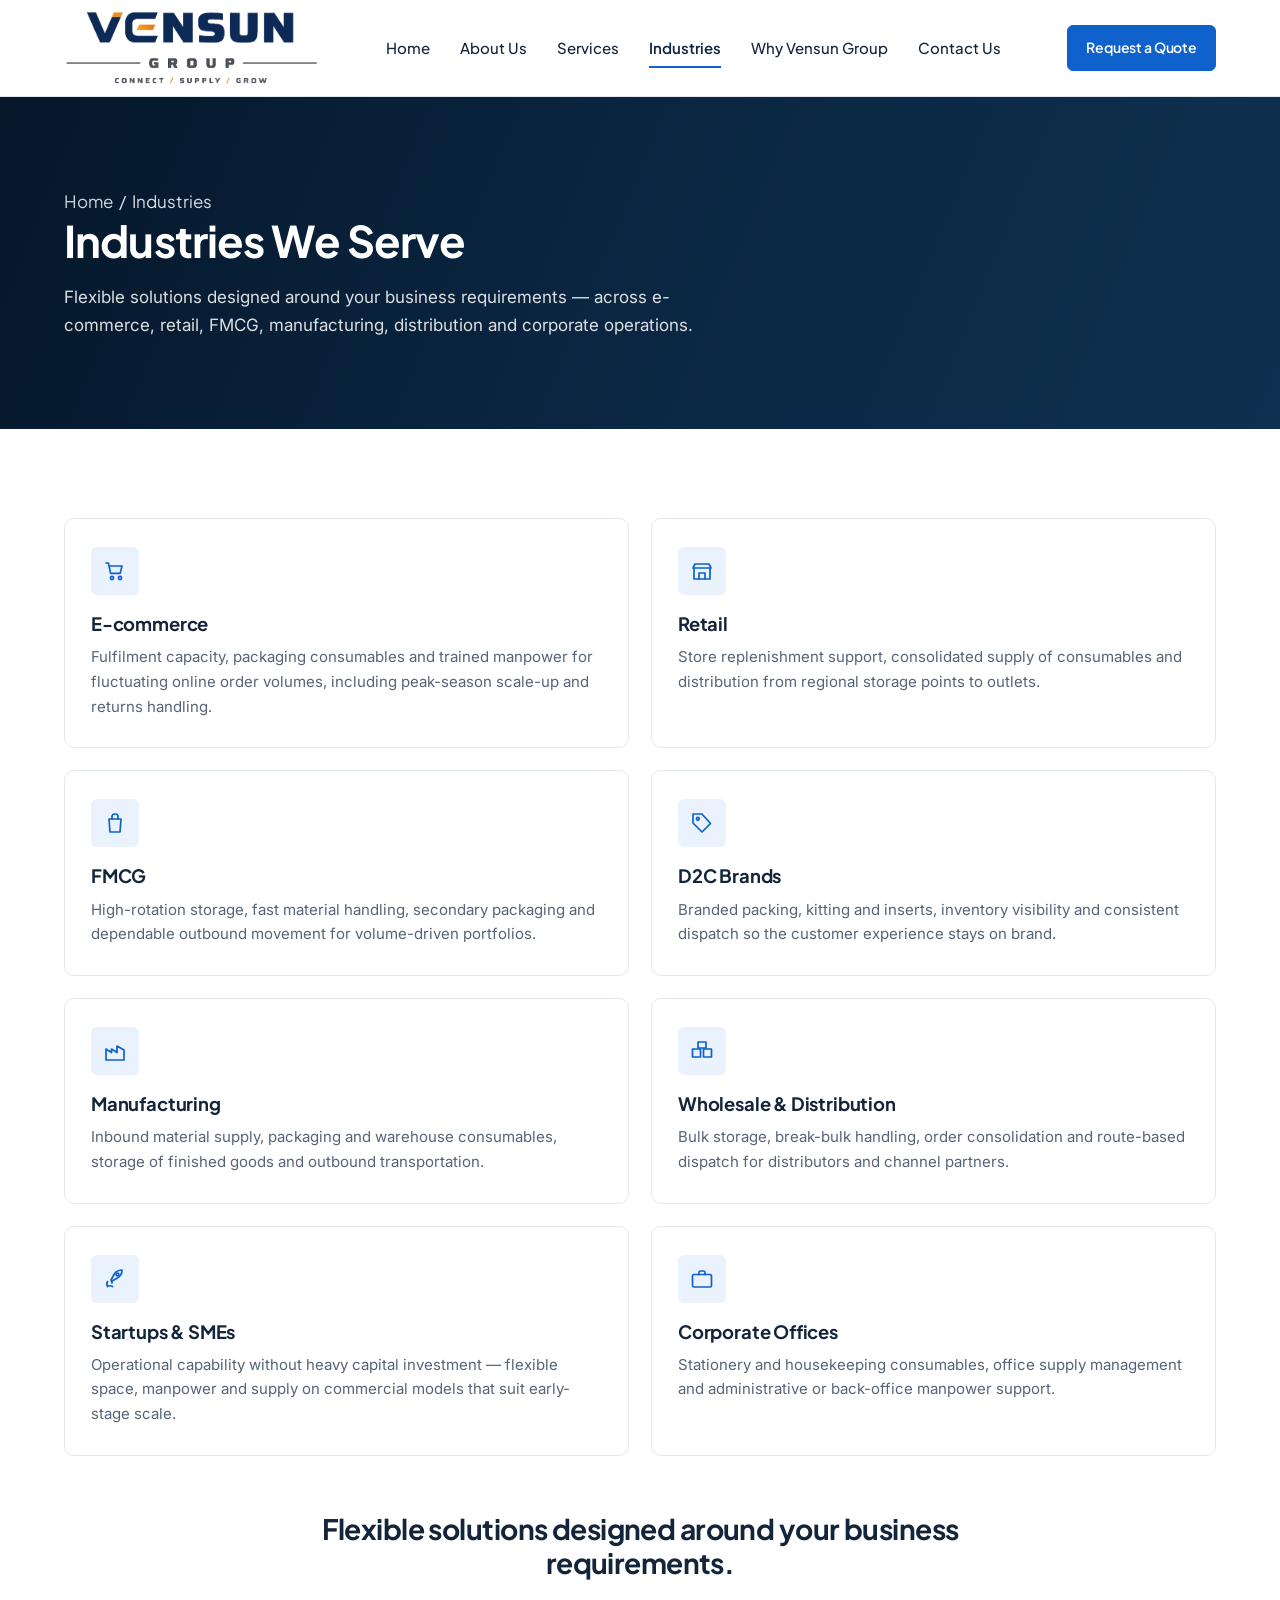
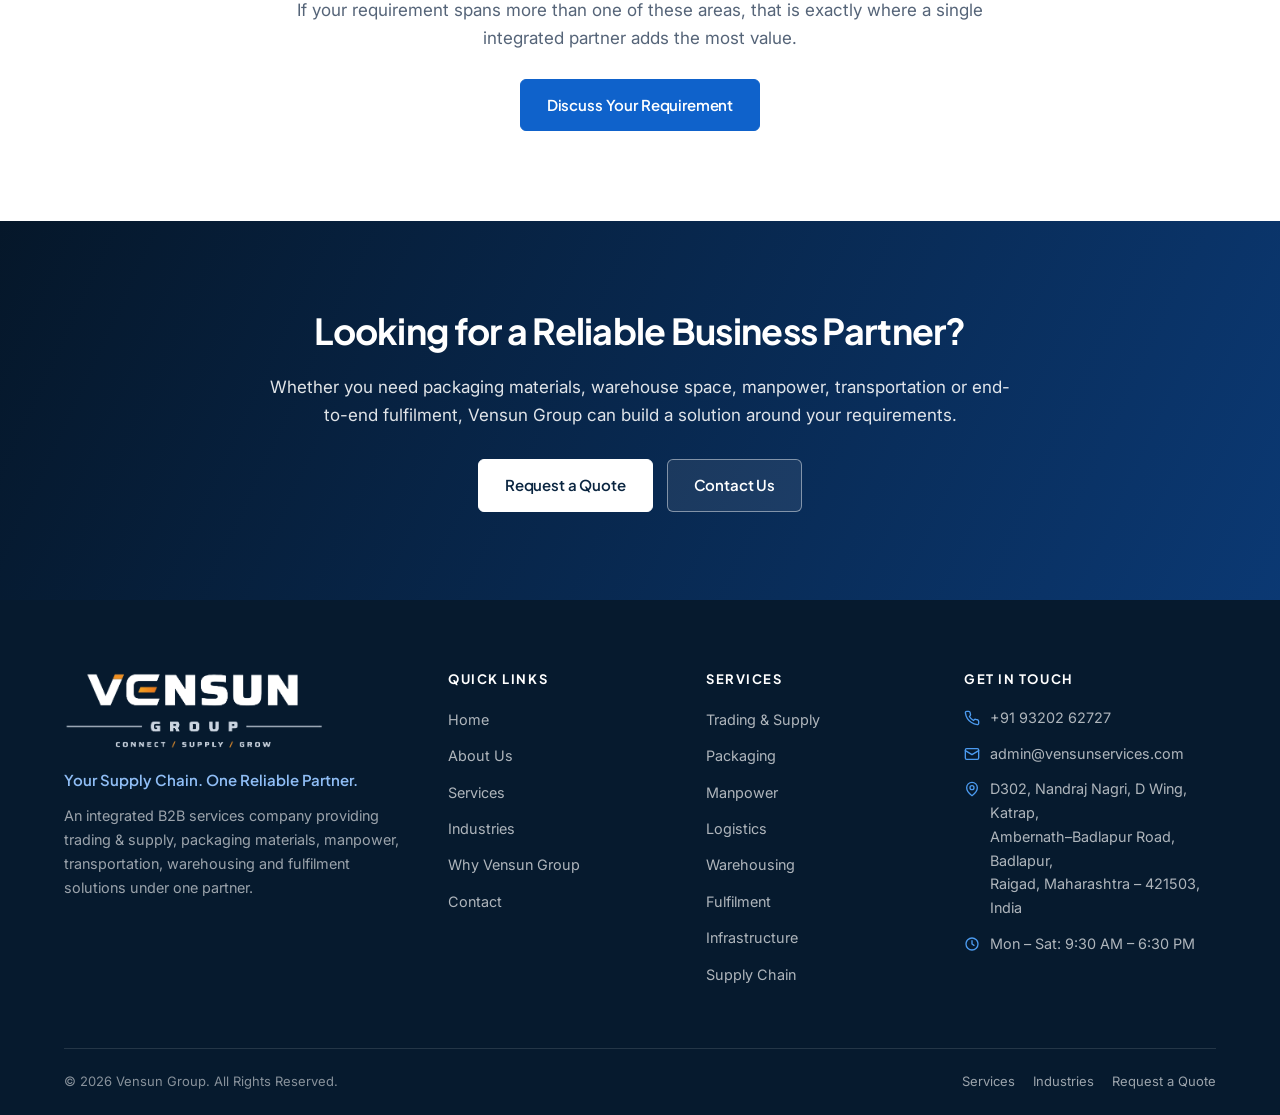
<file: industries.html>
<!DOCTYPE html>
<html lang="en">
<head>
<meta charset="utf-8">
<meta name="viewport" content="width=device-width, initial-scale=1">
<title>Industries We Serve — Vensun Group</title>
<meta name="description" content="Vensun Group supports e-commerce, retail, FMCG, D2C brands, manufacturing, wholesale and distribution, startups and SMEs, and corporate offices with flexible operational solutions.">
<meta name="keywords" content="ecommerce fulfilment, retail distribution, FMCG warehousing, D2C fulfilment, manufacturing supply, wholesale distribution, SME logistics">
<meta name="author" content="Vensun Group">
<meta name="robots" content="index, follow">
<link rel="canonical" href="https://vensunservices.com/industries">

<!-- Open Graph / social -->
<meta property="og:type" content="website">
<meta property="og:site_name" content="Vensun Group">
<meta property="og:title" content="Industries We Serve — Vensun Group">
<meta property="og:description" content="Vensun Group supports e-commerce, retail, FMCG, D2C brands, manufacturing, wholesale and distribution, startups and SMEs, and corporate offices with flexible operational solutions.">
<meta property="og:url" content="https://vensunservices.com/industries">
<meta property="og:image" content="https://vensunservices.com/assets/img/og-image.png">
<meta property="og:image:width" content="1200">
<meta property="og:image:height" content="630">
<meta name="twitter:card" content="summary_large_image">
<meta name="twitter:image" content="https://vensunservices.com/assets/img/og-image.png">
<meta name="twitter:title" content="Industries We Serve — Vensun Group">
<meta name="twitter:description" content="Vensun Group supports e-commerce, retail, FMCG, D2C brands, manufacturing, wholesale and distribution, startups and SMEs, and corporate offices with flexible operational solutions.">

<meta name="theme-color" content="#0A2540">
<link rel="icon" href="assets/img/favicon-32.png" type="image/png" sizes="32x32">
<link rel="icon" href="assets/img/favicon-64.png" type="image/png" sizes="64x64">
<link rel="apple-touch-icon" href="assets/img/apple-touch-icon.png" sizes="180x180">

<link rel="preconnect" href="https://fonts.googleapis.com">
<link rel="preconnect" href="https://fonts.gstatic.com" crossorigin>
<link rel="preconnect" href="https://images.unsplash.com">
<link href="https://fonts.googleapis.com/css2?family=Inter:wght@400;500;600&family=Plus+Jakarta+Sans:wght@600;700;800&display=swap" rel="stylesheet">
<link rel="stylesheet" href="assets/css/styles.css">
</head>
<body>
<a class="skip-link" href="#main">Skip to main content</a>

<header class="site-header">
  <div class="container header-inner">
    <a class="brand" href="/">
      <img class="brand-logo" src="assets/img/logo.png" width="1282" height="382" alt="Vensun Group — Connect / Supply / Grow">
    </a>

    <nav class="nav" id="primary-nav" aria-label="Primary navigation">
      <a href="/" data-nav="home">Home</a>
      <a href="/about" data-nav="about">About Us</a>
      <a href="/services" data-nav="services">Services</a>
      <a href="/industries" data-nav="industries" aria-current="page">Industries</a>
      <a href="/why-vensun" data-nav="why">Why Vensun Group</a>
      <a href="/contact" data-nav="contact">Contact Us</a>
    </nav>

    <div class="header-cta">
      <a class="btn btn--primary btn--sm" href="/contact#enquiry">Request a Quote</a>
      <button class="nav-toggle" type="button" aria-expanded="false" aria-controls="primary-nav" aria-label="Open menu">
        <svg width="22" height="22" viewBox="0 0 24 24" fill="none" stroke="currentColor" stroke-width="2" stroke-linecap="round" aria-hidden="true"><path d="M3 6h18M3 12h18M3 18h18"/></svg>
      </button>
    </div>
  </div>
</header>

<main id="main">
<section class="page-hero ph-industries">
  <div class="container">
    <div class="page-hero-inner">
      <p class="breadcrumb"><a href="/">Home</a> &nbsp;/&nbsp; Industries</p>
      <h1>Industries We Serve</h1>
      <p>Flexible solutions designed around your business requirements — across e-commerce, retail, FMCG, manufacturing, distribution and corporate operations.</p>
    </div>
  </div>
</section>

<section class="section">
  <div class="container">
    <div class="grid cols-2" style="gap:22px">
      <article class="card reveal">
        <div class="icon-box"><svg width="24" height="24" viewBox="0 0 24 24" fill="none" stroke="currentColor" stroke-width="1.7" stroke-linecap="round" stroke-linejoin="round" aria-hidden="true"><path d="M3 4h2.4l2.2 10.4h9.6L19 7H6"/><circle cx="9" cy="19" r="1.6"/><circle cx="17" cy="19" r="1.6"/></svg></div>
        <h3>E-commerce</h3>
        <p>Fulfilment capacity, packaging consumables and trained manpower for fluctuating online order volumes, including peak-season scale-up and returns handling.</p>
      </article>
      <article class="card reveal">
        <div class="icon-box"><svg width="24" height="24" viewBox="0 0 24 24" fill="none" stroke="currentColor" stroke-width="1.7" stroke-linecap="round" stroke-linejoin="round" aria-hidden="true"><path d="M4 9h16v11H4z"/><path d="M3 9l2-4h14l2 4"/><path d="M9 20v-6h6v6"/></svg></div>
        <h3>Retail</h3>
        <p>Store replenishment support, consolidated supply of consumables and distribution from regional storage points to outlets.</p>
      </article>
      <article class="card reveal">
        <div class="icon-box"><svg width="24" height="24" viewBox="0 0 24 24" fill="none" stroke="currentColor" stroke-width="1.7" stroke-linecap="round" stroke-linejoin="round" aria-hidden="true"><path d="M6 8h12l-1 13H7L6 8Z"/><path d="M9 8V5.5A2.5 2.5 0 0 1 11.5 3h1A2.5 2.5 0 0 1 15 5.5V8"/></svg></div>
        <h3>FMCG</h3>
        <p>High-rotation storage, fast material handling, secondary packaging and dependable outbound movement for volume-driven portfolios.</p>
      </article>
      <article class="card reveal">
        <div class="icon-box"><svg width="24" height="24" viewBox="0 0 24 24" fill="none" stroke="currentColor" stroke-width="1.7" stroke-linecap="round" stroke-linejoin="round" aria-hidden="true"><path d="M20.5 12.5 12 21 3 12V3h9l8.5 9.5Z"/><circle cx="7.8" cy="7.8" r="1.4"/></svg></div>
        <h3>D2C Brands</h3>
        <p>Branded packing, kitting and inserts, inventory visibility and consistent dispatch so the customer experience stays on brand.</p>
      </article>
      <article class="card reveal">
        <div class="icon-box"><svg width="24" height="24" viewBox="0 0 24 24" fill="none" stroke="currentColor" stroke-width="1.7" stroke-linecap="round" stroke-linejoin="round" aria-hidden="true"><path d="M3 21V10l5.5 3.5V10L14 13.5V7l7 4v10H3Z"/></svg></div>
        <h3>Manufacturing</h3>
        <p>Inbound material supply, packaging and warehouse consumables, storage of finished goods and outbound transportation.</p>
      </article>
      <article class="card reveal">
        <div class="icon-box"><svg width="24" height="24" viewBox="0 0 24 24" fill="none" stroke="currentColor" stroke-width="1.7" stroke-linecap="round" stroke-linejoin="round" aria-hidden="true"><rect x="2.5" y="10" width="8" height="8"/><rect x="13.5" y="10" width="8" height="8"/><rect x="8" y="3" width="8" height="6"/></svg></div>
        <h3>Wholesale &amp; Distribution</h3>
        <p>Bulk storage, break-bulk handling, order consolidation and route-based dispatch for distributors and channel partners.</p>
      </article>
      <article class="card reveal">
        <div class="icon-box"><svg width="24" height="24" viewBox="0 0 24 24" fill="none" stroke="currentColor" stroke-width="1.7" stroke-linecap="round" stroke-linejoin="round" aria-hidden="true"><path d="M4.5 14.5c-1.5 3 0 5 0 5s2-1.5 5-0"/><path d="M9 16 8 13l3-5.5A9 9 0 0 1 19 3a9 9 0 0 1-4.5 8L9 14Z"/><circle cx="14.5" cy="7.5" r="1.4"/></svg></div>
        <h3>Startups &amp; SMEs</h3>
        <p>Operational capability without heavy capital investment — flexible space, manpower and supply on commercial models that suit early-stage scale.</p>
      </article>
      <article class="card reveal">
        <div class="icon-box"><svg width="24" height="24" viewBox="0 0 24 24" fill="none" stroke="currentColor" stroke-width="1.7" stroke-linecap="round" stroke-linejoin="round" aria-hidden="true"><rect x="2.5" y="7.5" width="19" height="12.5" rx="1.5"/><path d="M9 7.5V5.5A1.5 1.5 0 0 1 10.5 4h3A1.5 1.5 0 0 1 15 5.5v2"/></svg></div>
        <h3>Corporate Offices</h3>
        <p>Stationery and housekeeping consumables, office supply management and administrative or back-office manpower support.</p>
      </article>
    </div>

    <div class="section-head center reveal" style="margin:56px auto 0">
      <h2 style="font-size:clamp(1.4rem,2.2vw,1.85rem)">Flexible solutions designed around your business requirements.</h2>
      <p class="lead" style="margin-inline:auto">If your requirement spans more than one of these areas, that is exactly where a single integrated partner adds the most value.</p>
      <div class="btn-row center" style="margin-top:26px">
        <a class="btn btn--primary" href="/contact#enquiry">Discuss Your Requirement</a>
      </div>
    </div>
  </div>
</section>

<section class="cta">
  <div class="container">
    <div class="cta-inner">
      <h2>Looking for a Reliable Business Partner?</h2>
      <p>Whether you need packaging materials, warehouse space, manpower, transportation or end-to-end fulfilment, Vensun Group can build a solution around your requirements.</p>
      <div class="btn-row center">
        <a class="btn btn--white" href="/contact#enquiry">Request a Quote</a>
        <a class="btn btn--ghost-light" href="/contact">Contact Us</a>
      </div>
    </div>
  </div>
</section>
</main>

<footer class="site-footer">
  <div class="container">
    <div class="footer-grid">
      <div class="footer-brand">
        <div class="brand">
          <img class="brand-logo brand-logo--footer" src="assets/img/logo-white.png" width="1282" height="382" alt="Vensun Group — Connect / Supply / Grow" loading="lazy">
        </div>
        <p class="footer-tag">Your Supply Chain. One Reliable Partner.</p>
        <p class="footer-about">An integrated B2B services company providing trading &amp; supply, packaging materials, manpower, transportation, warehousing and fulfilment solutions under one partner.</p>
      </div>

      <div class="footer-col">
        <h4>Quick Links</h4>
        <ul>
          <li><a href="/">Home</a></li>
          <li><a href="/about">About Us</a></li>
          <li><a href="/services">Services</a></li>
          <li><a href="/industries">Industries</a></li>
          <li><a href="/why-vensun">Why Vensun Group</a></li>
          <li><a href="/contact">Contact</a></li>
        </ul>
      </div>

      <div class="footer-col">
        <h4>Services</h4>
        <ul>
          <li><a href="/services#trading">Trading &amp; Supply</a></li>
          <li><a href="/services#packaging">Packaging</a></li>
          <li><a href="/services#manpower">Manpower</a></li>
          <li><a href="/services#logistics">Logistics</a></li>
          <li><a href="/services#warehousing">Warehousing</a></li>
          <li><a href="/services#fulfilment">Fulfilment</a></li>
          <li><a href="/services#infrastructure">Infrastructure</a></li>
          <li><a href="/services#supply-chain">Supply Chain</a></li>
        </ul>
      </div>

      <div class="footer-col footer-contact-col">
        <h4>Get in Touch</h4>
        <ul class="footer-contact">
          <li>
            <svg width="16" height="16" viewBox="0 0 24 24" fill="none" stroke="currentColor" stroke-width="2" stroke-linecap="round" stroke-linejoin="round" aria-hidden="true"><path d="M22 16.9v3a2 2 0 0 1-2.2 2 19.8 19.8 0 0 1-8.6-3.1 19.5 19.5 0 0 1-6-6A19.8 19.8 0 0 1 2.1 4.2 2 2 0 0 1 4.1 2h3a2 2 0 0 1 2 1.7c.1.9.3 1.8.6 2.7a2 2 0 0 1-.5 2.1L8.1 9.7a16 16 0 0 0 6 6l1.2-1.2a2 2 0 0 1 2.1-.5c.9.3 1.8.5 2.7.6a2 2 0 0 1 1.7 2Z"/></svg>
            <span><a href="tel:+919320262727">+91 93202 62727</a></span>
          </li>
          <li>
            <svg width="16" height="16" viewBox="0 0 24 24" fill="none" stroke="currentColor" stroke-width="2" stroke-linecap="round" stroke-linejoin="round" aria-hidden="true"><rect x="2" y="4" width="20" height="16" rx="2"/><path d="m2 7 10 6 10-6"/></svg>
            <span><a href="mailto:admin@vensunservices.com">admin@vensunservices.com</a></span>
          </li>
          <li>
            <svg width="16" height="16" viewBox="0 0 24 24" fill="none" stroke="currentColor" stroke-width="2" stroke-linecap="round" stroke-linejoin="round" aria-hidden="true"><path d="M20 10c0 6-8 12-8 12S4 16 4 10a8 8 0 1 1 16 0Z"/><circle cx="12" cy="10" r="3"/></svg>
            <span>D302, Nandraj Nagri, D Wing, Katrap,<br>Ambernath–Badlapur Road, Badlapur,<br>Raigad, Maharashtra – 421503, India</span>
          </li>
          <li>
            <svg width="16" height="16" viewBox="0 0 24 24" fill="none" stroke="currentColor" stroke-width="2" stroke-linecap="round" stroke-linejoin="round" aria-hidden="true"><circle cx="12" cy="12" r="9"/><path d="M12 7v5l3 2"/></svg>
            <span>Mon – Sat: 9:30 AM – 6:30 PM</span>
          </li>
        </ul>
      </div>
    </div>

    <div class="footer-bottom">
      <p>&copy; 2026 Vensun Group. All Rights Reserved.</p>
      <div class="footer-inline">
        <a href="/services">Services</a>
        <a href="/industries">Industries</a>
        <a href="/contact">Request a Quote</a>
      </div>
    </div>
  </div>
</footer>

<script src="assets/js/main.js" defer></script>

</body>
</html>
</file>
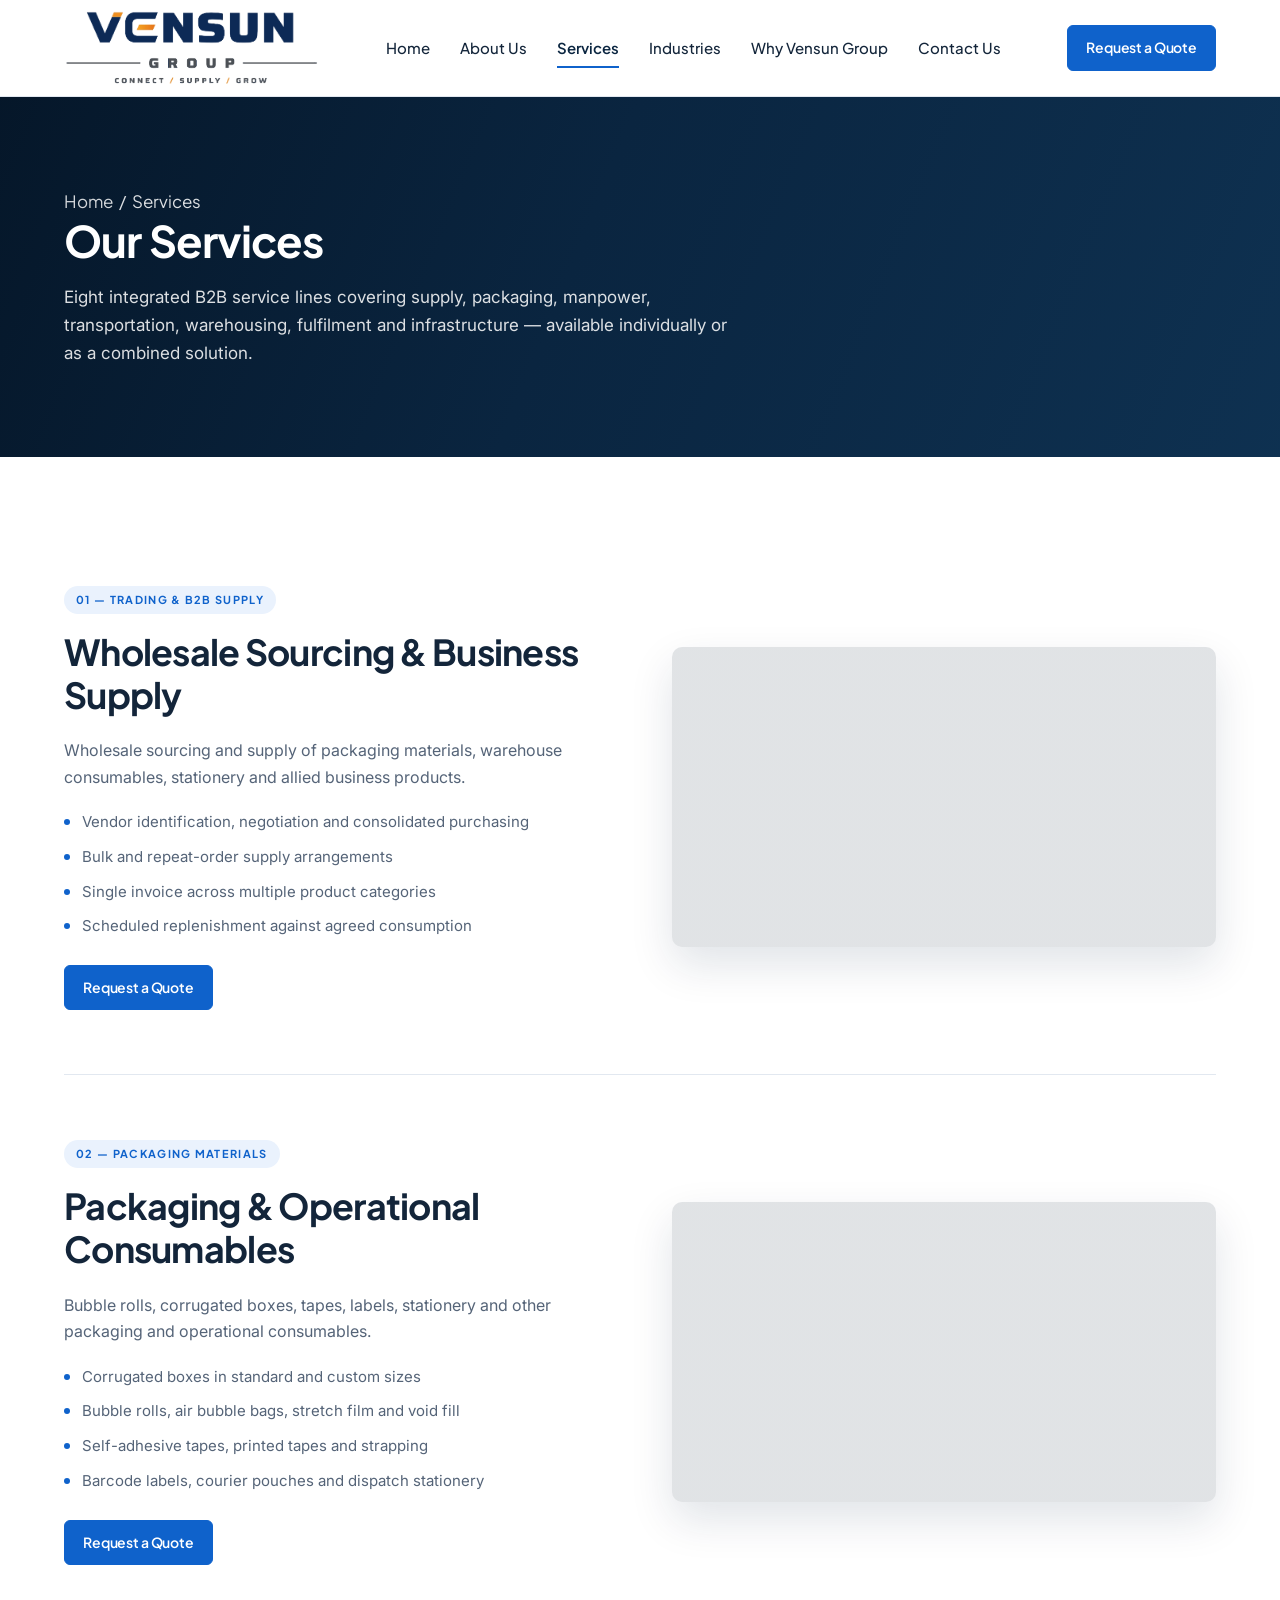
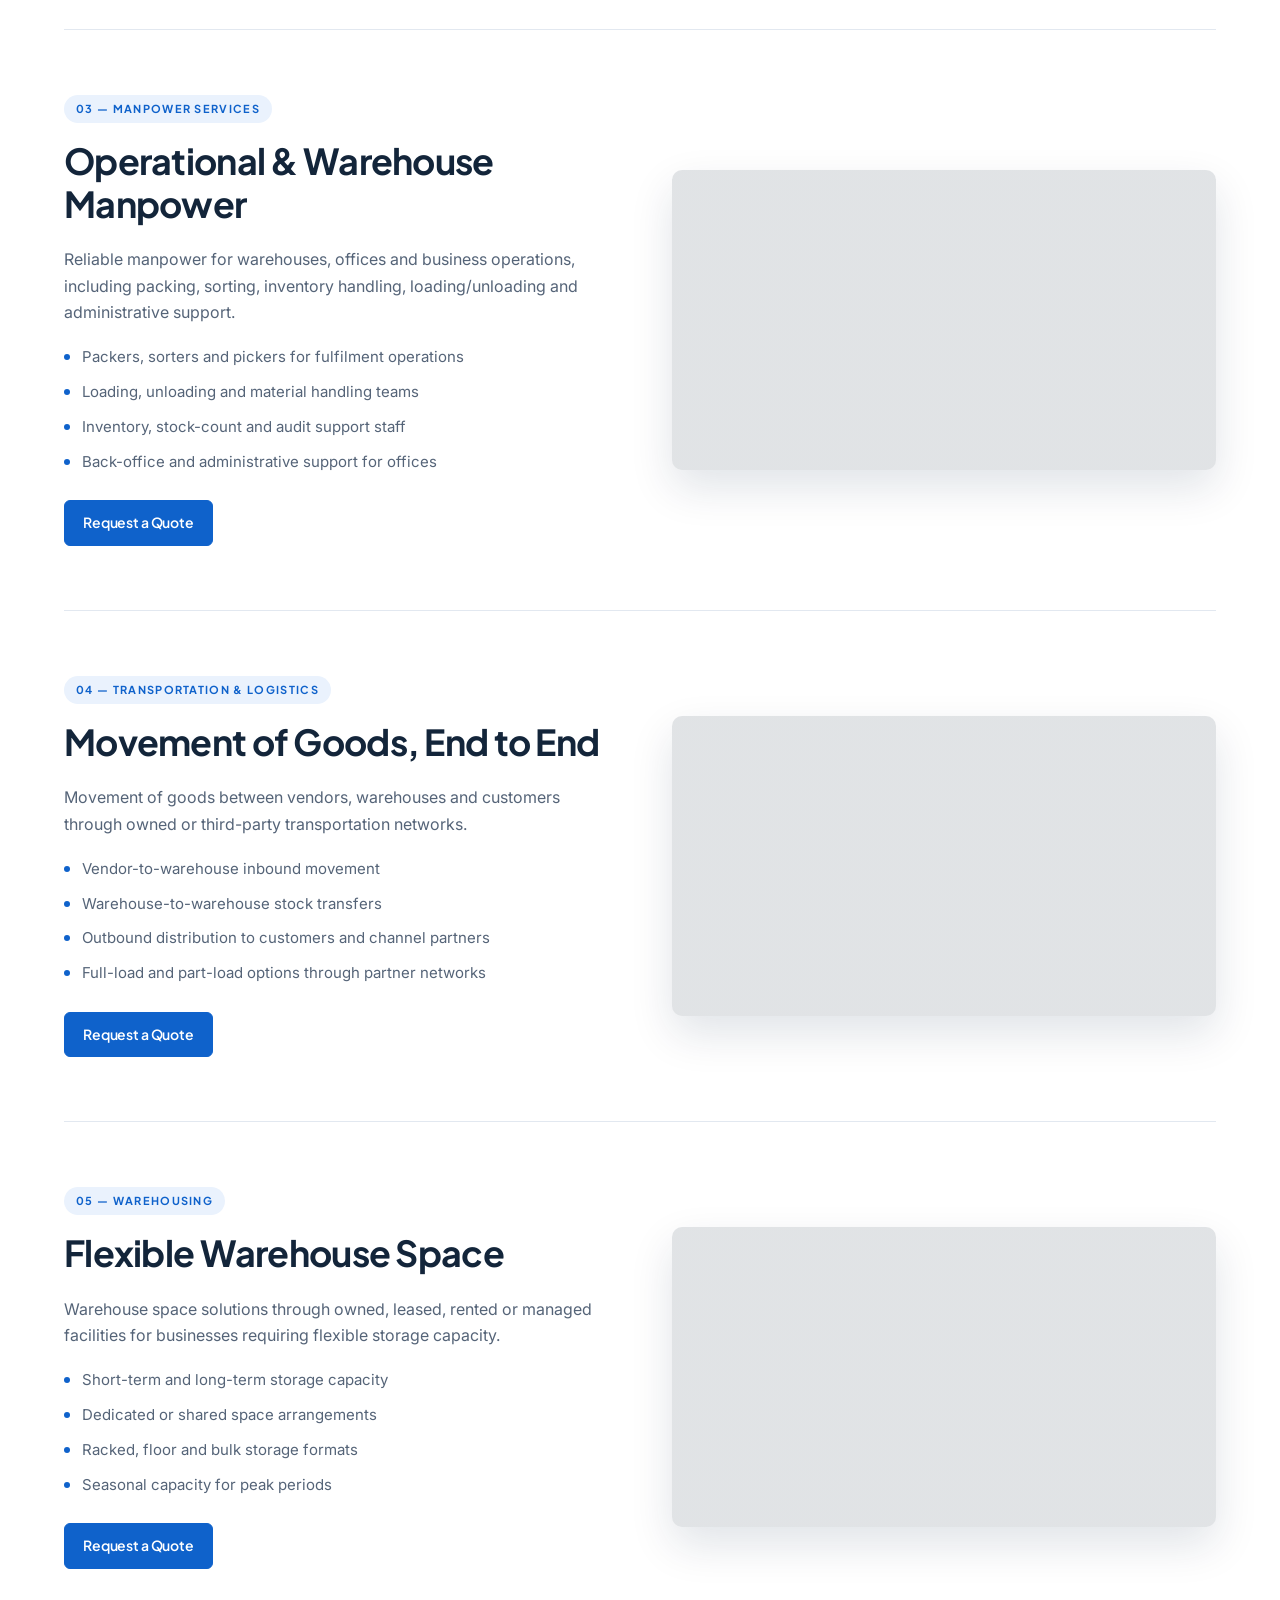
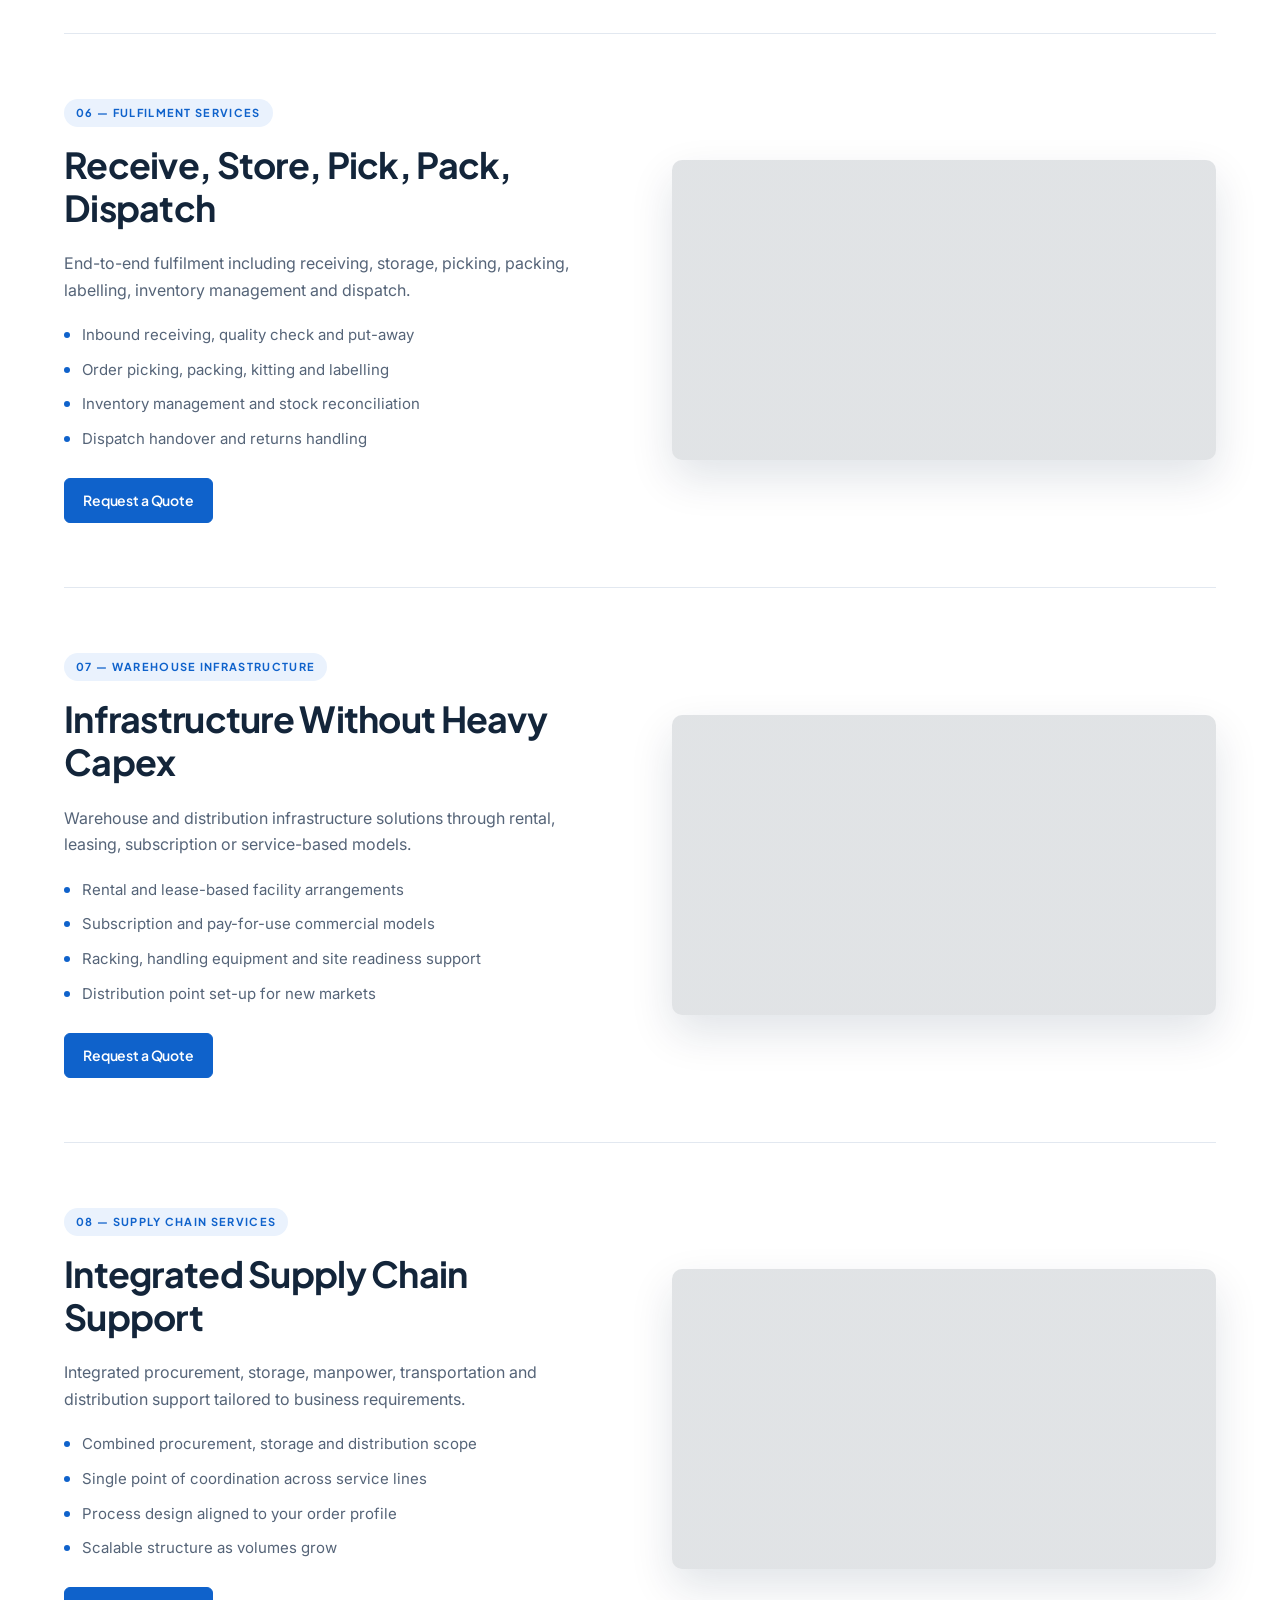
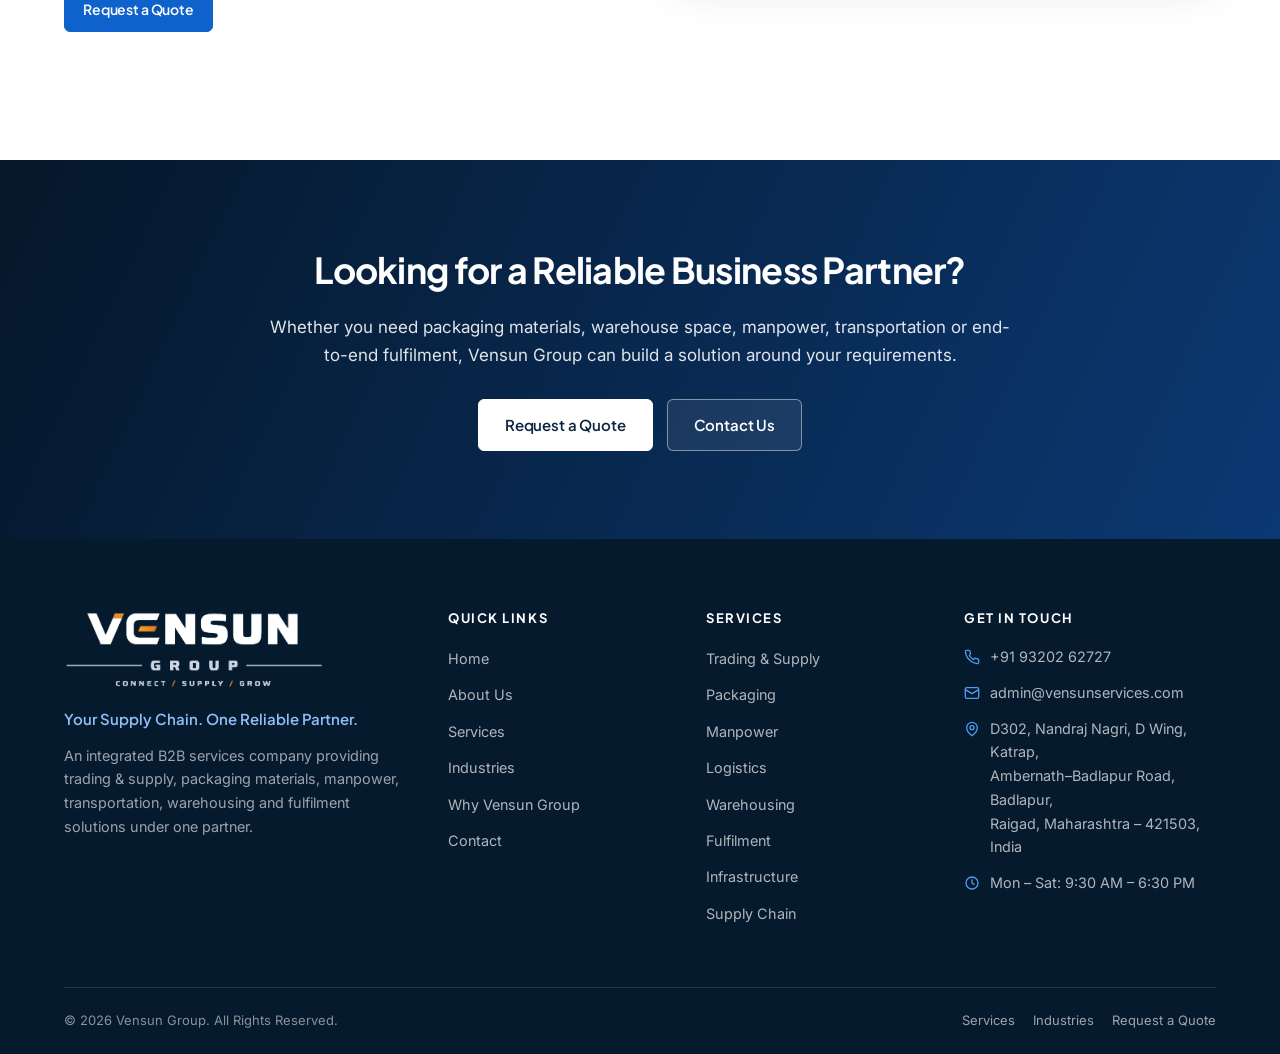
<file: services.html>
<!DOCTYPE html>
<html lang="en">
<head>
<meta charset="utf-8">
<meta name="viewport" content="width=device-width, initial-scale=1">
<title>Services — Trading, Packaging, Manpower, Warehousing and Fulfilment</title>
<meta name="description" content="Explore Vensun Group: trading and B2B supply, packaging materials, manpower, transportation and logistics, warehousing, fulfilment, warehouse infrastructure and supply chain services.">
<meta name="keywords" content="B2B trading, packaging materials, manpower services, transportation logistics, warehousing, fulfilment services, warehouse infrastructure, supply chain services">
<meta name="author" content="Vensun Group">
<meta name="robots" content="index, follow">
<link rel="canonical" href="https://vensunservices.com/services">

<!-- Open Graph / social -->
<meta property="og:type" content="website">
<meta property="og:site_name" content="Vensun Group">
<meta property="og:title" content="Services — Trading, Packaging, Manpower, Warehousing and Fulfilment">
<meta property="og:description" content="Explore Vensun Group: trading and B2B supply, packaging materials, manpower, transportation and logistics, warehousing, fulfilment, warehouse infrastructure and supply chain services.">
<meta property="og:url" content="https://vensunservices.com/services">
<meta property="og:image" content="https://vensunservices.com/assets/img/og-image.png">
<meta property="og:image:width" content="1200">
<meta property="og:image:height" content="630">
<meta name="twitter:card" content="summary_large_image">
<meta name="twitter:image" content="https://vensunservices.com/assets/img/og-image.png">
<meta name="twitter:title" content="Services — Trading, Packaging, Manpower, Warehousing and Fulfilment">
<meta name="twitter:description" content="Explore Vensun Group: trading and B2B supply, packaging materials, manpower, transportation and logistics, warehousing, fulfilment, warehouse infrastructure and supply chain services.">

<meta name="theme-color" content="#0A2540">
<link rel="icon" href="assets/img/favicon-32.png" type="image/png" sizes="32x32">
<link rel="icon" href="assets/img/favicon-64.png" type="image/png" sizes="64x64">
<link rel="apple-touch-icon" href="assets/img/apple-touch-icon.png" sizes="180x180">

<link rel="preconnect" href="https://fonts.googleapis.com">
<link rel="preconnect" href="https://fonts.gstatic.com" crossorigin>
<link rel="preconnect" href="https://images.unsplash.com">
<link href="https://fonts.googleapis.com/css2?family=Inter:wght@400;500;600&family=Plus+Jakarta+Sans:wght@600;700;800&display=swap" rel="stylesheet">
<link rel="stylesheet" href="assets/css/styles.css">
</head>
<body>
<a class="skip-link" href="#main">Skip to main content</a>

<header class="site-header">
  <div class="container header-inner">
    <a class="brand" href="/">
      <img class="brand-logo" src="assets/img/logo.png" width="1282" height="382" alt="Vensun Group — Connect / Supply / Grow">
    </a>

    <nav class="nav" id="primary-nav" aria-label="Primary navigation">
      <a href="/" data-nav="home">Home</a>
      <a href="/about" data-nav="about">About Us</a>
      <a href="/services" data-nav="services" aria-current="page">Services</a>
      <a href="/industries" data-nav="industries">Industries</a>
      <a href="/why-vensun" data-nav="why">Why Vensun Group</a>
      <a href="/contact" data-nav="contact">Contact Us</a>
    </nav>

    <div class="header-cta">
      <a class="btn btn--primary btn--sm" href="/contact#enquiry">Request a Quote</a>
      <button class="nav-toggle" type="button" aria-expanded="false" aria-controls="primary-nav" aria-label="Open menu">
        <svg width="22" height="22" viewBox="0 0 24 24" fill="none" stroke="currentColor" stroke-width="2" stroke-linecap="round" aria-hidden="true"><path d="M3 6h18M3 12h18M3 18h18"/></svg>
      </button>
    </div>
  </div>
</header>

<main id="main">
<section class="page-hero ph-services">
  <div class="container">
    <div class="page-hero-inner">
      <p class="breadcrumb"><a href="/">Home</a> &nbsp;/&nbsp; Services</p>
      <h1>Our Services</h1>
      <p>Eight integrated B2B service lines covering supply, packaging, manpower, transportation, warehousing, fulfilment and infrastructure — available individually or as a combined solution.</p>
    </div>
  </div>
</section>

<section class="section section--tight">
  <div class="container">

    <article class="svc-detail" id="trading">
      <div class="split">
        <div class="split-content reveal">
          <span class="svc-tag">01 — Trading &amp; B2B Supply</span>
          <h2>Wholesale Sourcing &amp; Business Supply</h2>
          <p>Wholesale sourcing and supply of packaging materials, warehouse consumables, stationery and allied business products.</p>
          <ul class="mini-list">
            <li>Vendor identification, negotiation and consolidated purchasing</li>
            <li>Bulk and repeat-order supply arrangements</li>
            <li>Single invoice across multiple product categories</li>
            <li>Scheduled replenishment against agreed consumption</li>
          </ul>
          <div class="btn-row" style="margin-top:26px"><a class="btn btn--primary btn--sm" href="/contact#enquiry">Request a Quote</a></div>
        </div>
        <div class="split-media svc-media media-trading" role="img" aria-label="Warehouse racking stocked with palletised business supplies"></div>
      </div>
    </article>

    <article class="svc-detail" id="packaging">
      <div class="split split--media-right">
        <div class="split-content reveal">
          <span class="svc-tag">02 — Packaging Materials</span>
          <h2>Packaging &amp; Operational Consumables</h2>
          <p>Bubble rolls, corrugated boxes, tapes, labels, stationery and other packaging and operational consumables.</p>
          <ul class="mini-list">
            <li>Corrugated boxes in standard and custom sizes</li>
            <li>Bubble rolls, air bubble bags, stretch film and void fill</li>
            <li>Self-adhesive tapes, printed tapes and strapping</li>
            <li>Barcode labels, courier pouches and dispatch stationery</li>
          </ul>
          <div class="btn-row" style="margin-top:26px"><a class="btn btn--primary btn--sm" href="/contact#enquiry">Request a Quote</a></div>
        </div>
        <div class="split-media svc-media media-packaging" role="img" aria-label="Packaging materials and corrugated cartons prepared for dispatch"></div>
      </div>
    </article>

    <article class="svc-detail" id="manpower">
      <div class="split">
        <div class="split-content reveal">
          <span class="svc-tag">03 — Manpower Services</span>
          <h2>Operational &amp; Warehouse Manpower</h2>
          <p>Reliable manpower for warehouses, offices and business operations, including packing, sorting, inventory handling, loading/unloading and administrative support.</p>
          <ul class="mini-list">
            <li>Packers, sorters and pickers for fulfilment operations</li>
            <li>Loading, unloading and material handling teams</li>
            <li>Inventory, stock-count and audit support staff</li>
            <li>Back-office and administrative support for offices</li>
          </ul>
          <div class="btn-row" style="margin-top:26px"><a class="btn btn--primary btn--sm" href="/contact#enquiry">Request a Quote</a></div>
        </div>
        <div class="split-media svc-media media-team" role="img" aria-label="Operations and support team coordinating work"></div>
      </div>
    </article>

    <article class="svc-detail" id="logistics">
      <div class="split split--media-right">
        <div class="split-content reveal">
          <span class="svc-tag">04 — Transportation &amp; Logistics</span>
          <h2>Movement of Goods, End to End</h2>
          <p>Movement of goods between vendors, warehouses and customers through owned or third-party transportation networks.</p>
          <ul class="mini-list">
            <li>Vendor-to-warehouse inbound movement</li>
            <li>Warehouse-to-warehouse stock transfers</li>
            <li>Outbound distribution to customers and channel partners</li>
            <li>Full-load and part-load options through partner networks</li>
          </ul>
          <div class="btn-row" style="margin-top:26px"><a class="btn btn--primary btn--sm" href="/contact#enquiry">Request a Quote</a></div>
        </div>
        <div class="split-media svc-media media-transport" role="img" aria-label="Goods vehicles at a distribution facility loading bay"></div>
      </div>
    </article>

    <article class="svc-detail" id="warehousing">
      <div class="split">
        <div class="split-content reveal">
          <span class="svc-tag">05 — Warehousing</span>
          <h2>Flexible Warehouse Space</h2>
          <p>Warehouse space solutions through owned, leased, rented or managed facilities for businesses requiring flexible storage capacity.</p>
          <ul class="mini-list">
            <li>Short-term and long-term storage capacity</li>
            <li>Dedicated or shared space arrangements</li>
            <li>Racked, floor and bulk storage formats</li>
            <li>Seasonal capacity for peak periods</li>
          </ul>
          <div class="btn-row" style="margin-top:26px"><a class="btn btn--primary btn--sm" href="/contact#enquiry">Request a Quote</a></div>
        </div>
        <div class="split-media svc-media media-warehouse" role="img" aria-label="Large warehouse interior with pallet racking"></div>
      </div>
    </article>

    <article class="svc-detail" id="fulfilment">
      <div class="split split--media-right">
        <div class="split-content reveal">
          <span class="svc-tag">06 — Fulfilment Services</span>
          <h2>Receive, Store, Pick, Pack, Dispatch</h2>
          <p>End-to-end fulfilment including receiving, storage, picking, packing, labelling, inventory management and dispatch.</p>
          <ul class="mini-list">
            <li>Inbound receiving, quality check and put-away</li>
            <li>Order picking, packing, kitting and labelling</li>
            <li>Inventory management and stock reconciliation</li>
            <li>Dispatch handover and returns handling</li>
          </ul>
          <div class="btn-row" style="margin-top:26px"><a class="btn btn--primary btn--sm" href="/contact#enquiry">Request a Quote</a></div>
        </div>
        <div class="split-media svc-media media-fulfilment" role="img" aria-label="Order packing and labelling station in a fulfilment centre"></div>
      </div>
    </article>

    <article class="svc-detail" id="infrastructure">
      <div class="split">
        <div class="split-content reveal">
          <span class="svc-tag">07 — Warehouse Infrastructure</span>
          <h2>Infrastructure Without Heavy Capex</h2>
          <p>Warehouse and distribution infrastructure solutions through rental, leasing, subscription or service-based models.</p>
          <ul class="mini-list">
            <li>Rental and lease-based facility arrangements</li>
            <li>Subscription and pay-for-use commercial models</li>
            <li>Racking, handling equipment and site readiness support</li>
            <li>Distribution point set-up for new markets</li>
          </ul>
          <div class="btn-row" style="margin-top:26px"><a class="btn btn--primary btn--sm" href="/contact#enquiry">Request a Quote</a></div>
        </div>
        <div class="split-media svc-media media-infra" role="img" aria-label="Exterior of a modern distribution warehouse facility"></div>
      </div>
    </article>

    <article class="svc-detail" id="supply-chain">
      <div class="split split--media-right">
        <div class="split-content reveal">
          <span class="svc-tag">08 — Supply Chain Services</span>
          <h2>Integrated Supply Chain Support</h2>
          <p>Integrated procurement, storage, manpower, transportation and distribution support tailored to business requirements.</p>
          <ul class="mini-list">
            <li>Combined procurement, storage and distribution scope</li>
            <li>Single point of coordination across service lines</li>
            <li>Process design aligned to your order profile</li>
            <li>Scalable structure as volumes grow</li>
          </ul>
          <div class="btn-row" style="margin-top:26px"><a class="btn btn--primary btn--sm" href="/contact#enquiry">Request a Quote</a></div>
        </div>
        <div class="split-media svc-media media-supply" role="img" aria-label="Stacked cartons ready for supply chain distribution"></div>
      </div>
    </article>

  </div>
</section>

<section class="cta">
  <div class="container">
    <div class="cta-inner">
      <h2>Looking for a Reliable Business Partner?</h2>
      <p>Whether you need packaging materials, warehouse space, manpower, transportation or end-to-end fulfilment, Vensun Group can build a solution around your requirements.</p>
      <div class="btn-row center">
        <a class="btn btn--white" href="/contact#enquiry">Request a Quote</a>
        <a class="btn btn--ghost-light" href="/contact">Contact Us</a>
      </div>
    </div>
  </div>
</section>
</main>

<footer class="site-footer">
  <div class="container">
    <div class="footer-grid">
      <div class="footer-brand">
        <div class="brand">
          <img class="brand-logo brand-logo--footer" src="assets/img/logo-white.png" width="1282" height="382" alt="Vensun Group — Connect / Supply / Grow" loading="lazy">
        </div>
        <p class="footer-tag">Your Supply Chain. One Reliable Partner.</p>
        <p class="footer-about">An integrated B2B services company providing trading &amp; supply, packaging materials, manpower, transportation, warehousing and fulfilment solutions under one partner.</p>
      </div>

      <div class="footer-col">
        <h4>Quick Links</h4>
        <ul>
          <li><a href="/">Home</a></li>
          <li><a href="/about">About Us</a></li>
          <li><a href="/services">Services</a></li>
          <li><a href="/industries">Industries</a></li>
          <li><a href="/why-vensun">Why Vensun Group</a></li>
          <li><a href="/contact">Contact</a></li>
        </ul>
      </div>

      <div class="footer-col">
        <h4>Services</h4>
        <ul>
          <li><a href="/services#trading">Trading &amp; Supply</a></li>
          <li><a href="/services#packaging">Packaging</a></li>
          <li><a href="/services#manpower">Manpower</a></li>
          <li><a href="/services#logistics">Logistics</a></li>
          <li><a href="/services#warehousing">Warehousing</a></li>
          <li><a href="/services#fulfilment">Fulfilment</a></li>
          <li><a href="/services#infrastructure">Infrastructure</a></li>
          <li><a href="/services#supply-chain">Supply Chain</a></li>
        </ul>
      </div>

      <div class="footer-col footer-contact-col">
        <h4>Get in Touch</h4>
        <ul class="footer-contact">
          <li>
            <svg width="16" height="16" viewBox="0 0 24 24" fill="none" stroke="currentColor" stroke-width="2" stroke-linecap="round" stroke-linejoin="round" aria-hidden="true"><path d="M22 16.9v3a2 2 0 0 1-2.2 2 19.8 19.8 0 0 1-8.6-3.1 19.5 19.5 0 0 1-6-6A19.8 19.8 0 0 1 2.1 4.2 2 2 0 0 1 4.1 2h3a2 2 0 0 1 2 1.7c.1.9.3 1.8.6 2.7a2 2 0 0 1-.5 2.1L8.1 9.7a16 16 0 0 0 6 6l1.2-1.2a2 2 0 0 1 2.1-.5c.9.3 1.8.5 2.7.6a2 2 0 0 1 1.7 2Z"/></svg>
            <span><a href="tel:+919320262727">+91 93202 62727</a></span>
          </li>
          <li>
            <svg width="16" height="16" viewBox="0 0 24 24" fill="none" stroke="currentColor" stroke-width="2" stroke-linecap="round" stroke-linejoin="round" aria-hidden="true"><rect x="2" y="4" width="20" height="16" rx="2"/><path d="m2 7 10 6 10-6"/></svg>
            <span><a href="mailto:admin@vensunservices.com">admin@vensunservices.com</a></span>
          </li>
          <li>
            <svg width="16" height="16" viewBox="0 0 24 24" fill="none" stroke="currentColor" stroke-width="2" stroke-linecap="round" stroke-linejoin="round" aria-hidden="true"><path d="M20 10c0 6-8 12-8 12S4 16 4 10a8 8 0 1 1 16 0Z"/><circle cx="12" cy="10" r="3"/></svg>
            <span>D302, Nandraj Nagri, D Wing, Katrap,<br>Ambernath–Badlapur Road, Badlapur,<br>Raigad, Maharashtra – 421503, India</span>
          </li>
          <li>
            <svg width="16" height="16" viewBox="0 0 24 24" fill="none" stroke="currentColor" stroke-width="2" stroke-linecap="round" stroke-linejoin="round" aria-hidden="true"><circle cx="12" cy="12" r="9"/><path d="M12 7v5l3 2"/></svg>
            <span>Mon – Sat: 9:30 AM – 6:30 PM</span>
          </li>
        </ul>
      </div>
    </div>

    <div class="footer-bottom">
      <p>&copy; 2026 Vensun Group. All Rights Reserved.</p>
      <div class="footer-inline">
        <a href="/services">Services</a>
        <a href="/industries">Industries</a>
        <a href="/contact">Request a Quote</a>
      </div>
    </div>
  </div>
</footer>

<script src="assets/js/main.js" defer></script>

</body>
</html>
</file>
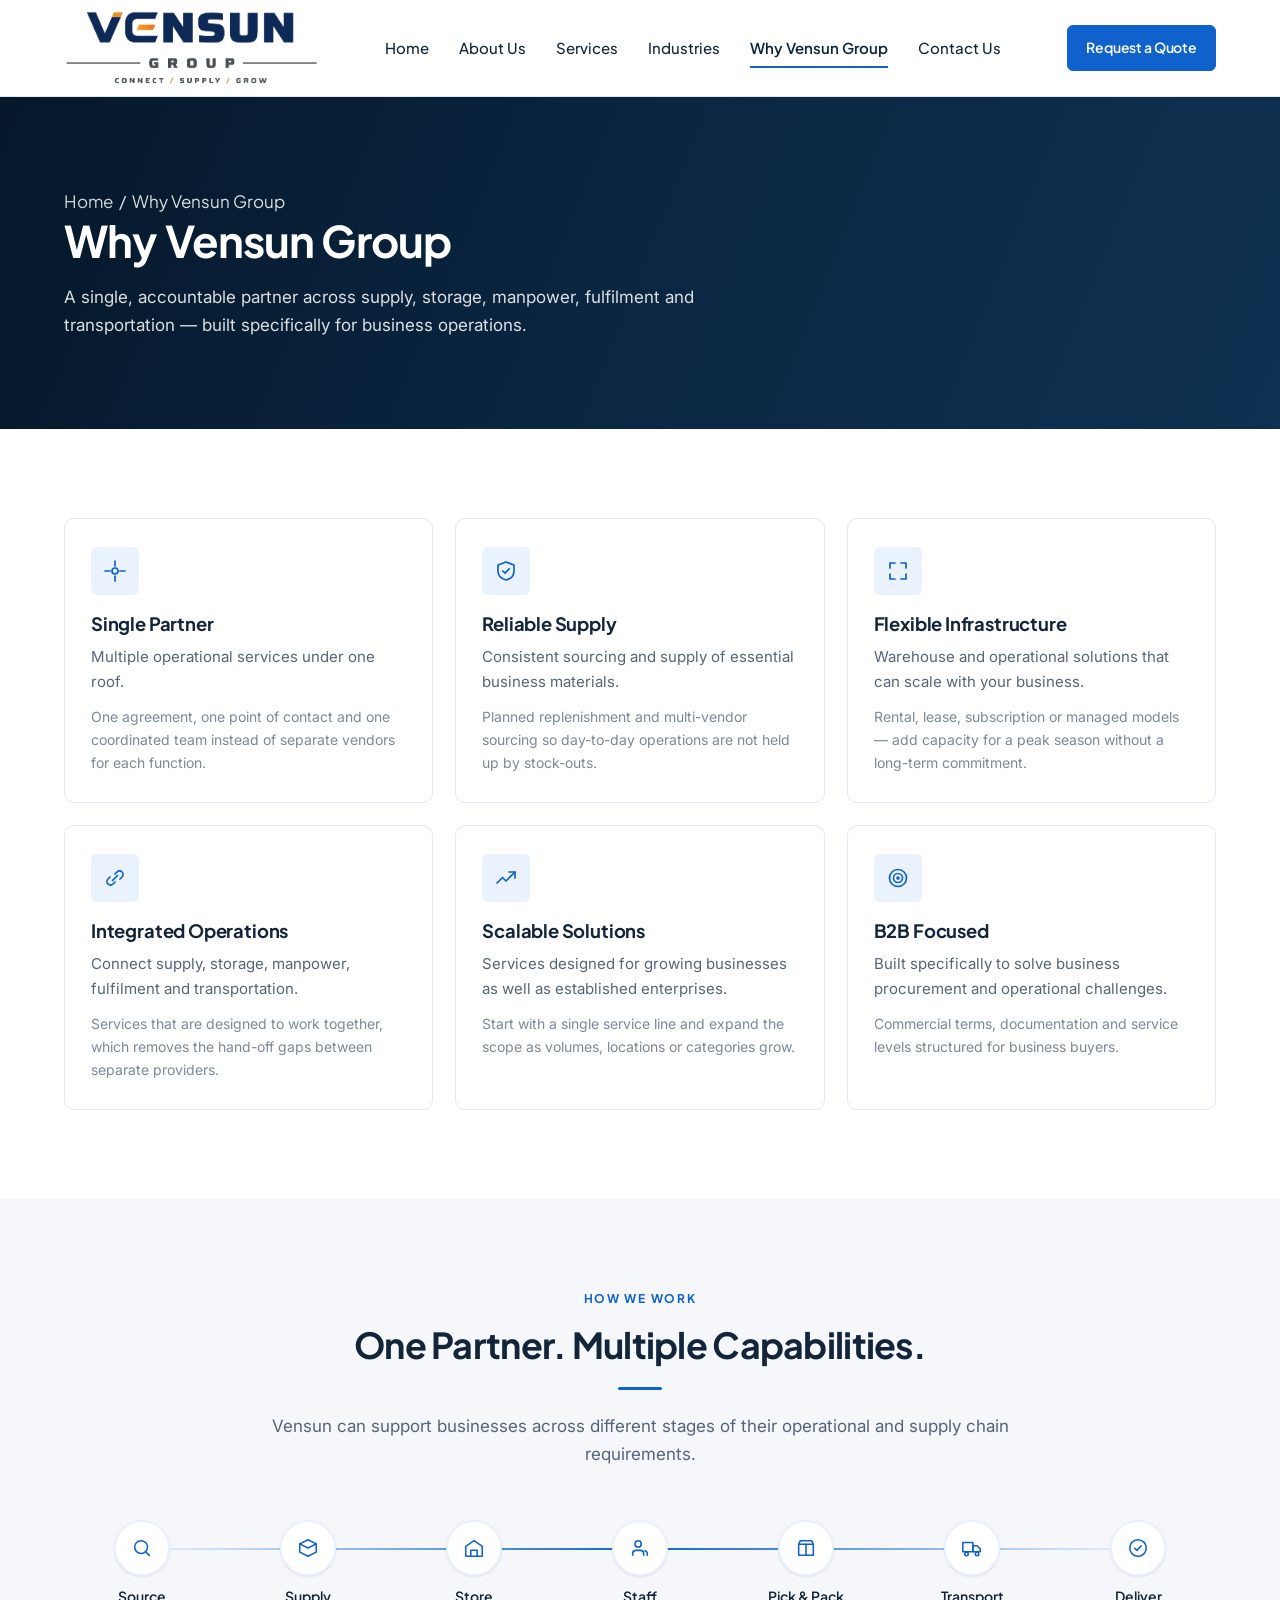
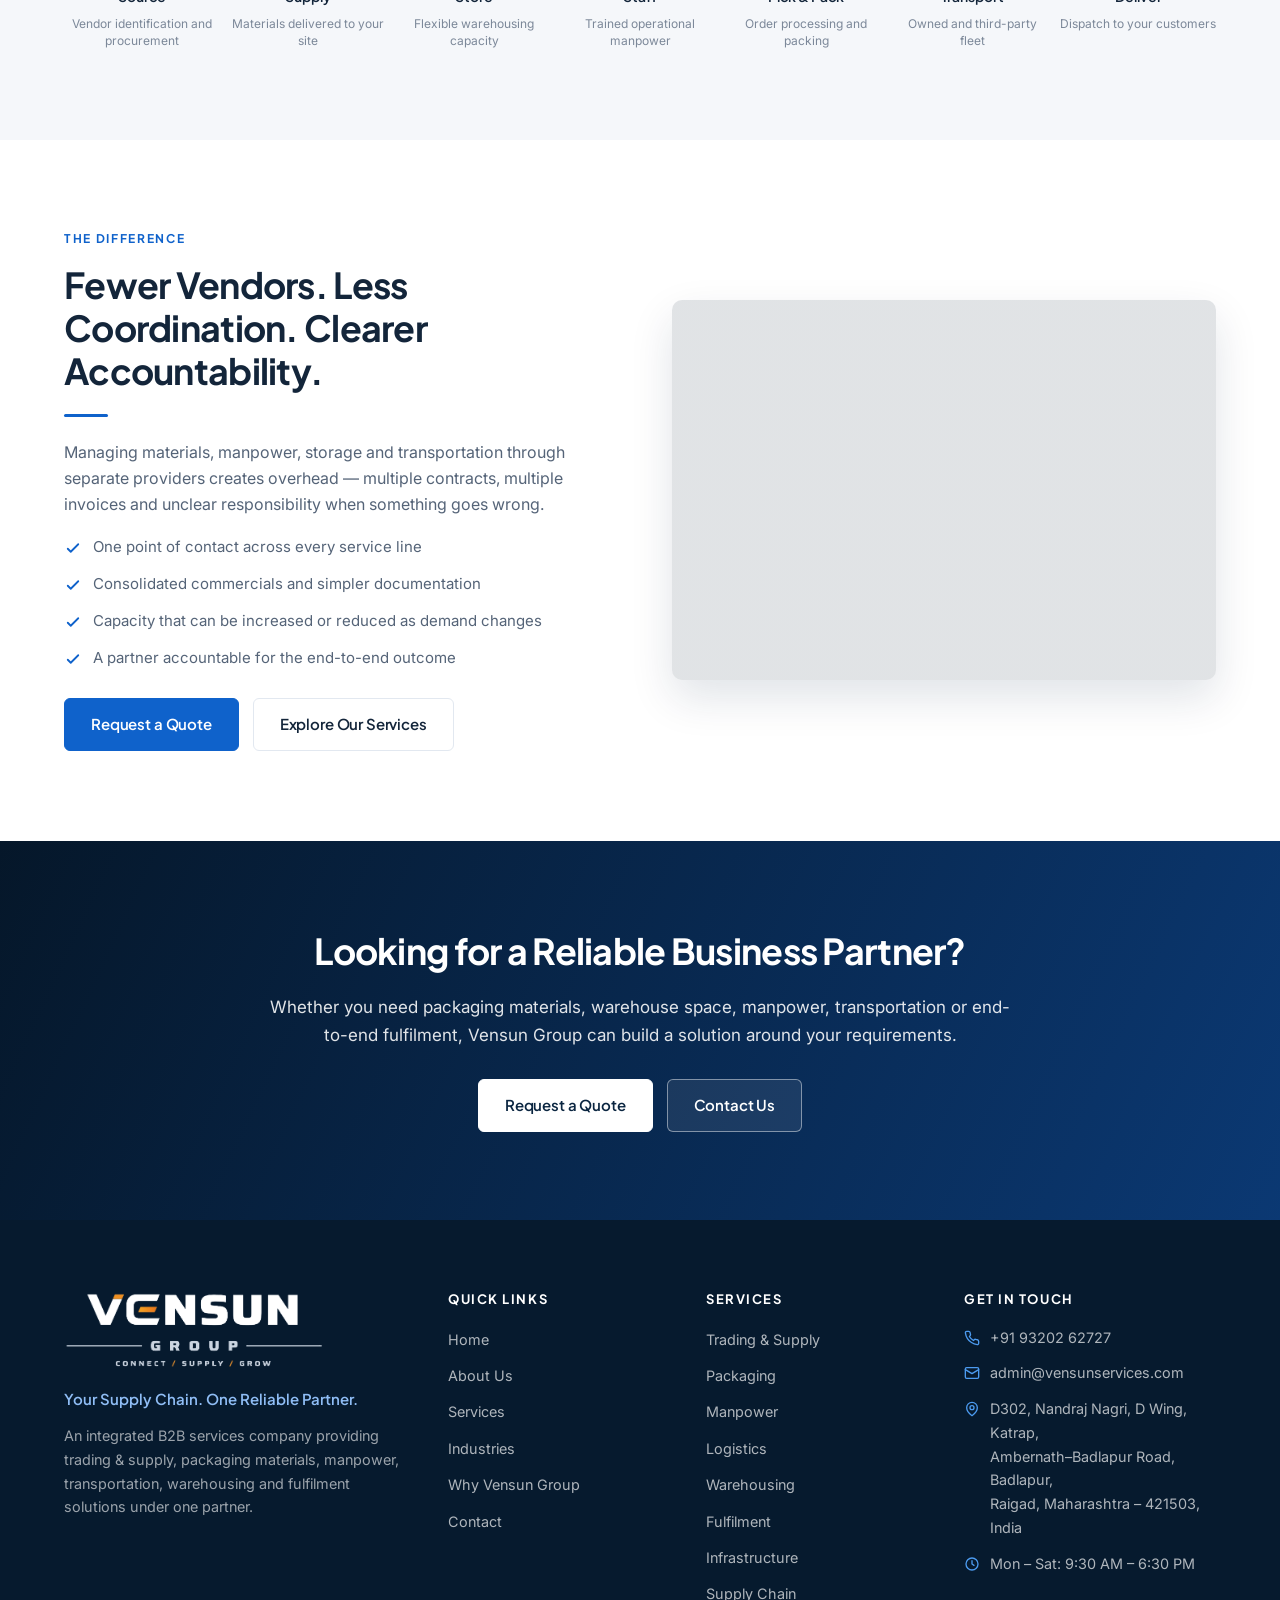
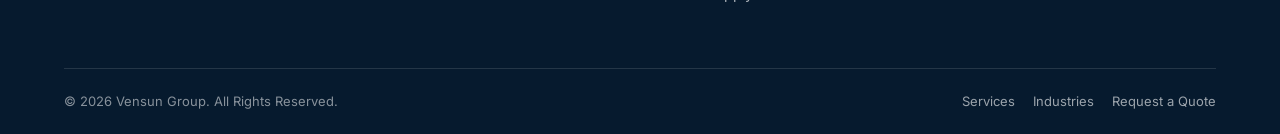
<file: why-vensun.html>
<!DOCTYPE html>
<html lang="en">
<head>
<meta charset="utf-8">
<meta name="viewport" content="width=device-width, initial-scale=1">
<title>Why Vensun Group — One Reliable Partner for Business Operations</title>
<meta name="description" content="Single partner, reliable supply, flexible infrastructure, integrated operations, scalable solutions and a B2B focus — the reasons businesses choose Vensun Group.">
<meta name="keywords" content="why Vensun Group, single window supply chain partner, integrated B2B operations, scalable warehousing">
<meta name="author" content="Vensun Group">
<meta name="robots" content="index, follow">
<link rel="canonical" href="https://vensunservices.com/why-vensun">

<!-- Open Graph / social -->
<meta property="og:type" content="website">
<meta property="og:site_name" content="Vensun Group">
<meta property="og:title" content="Why Vensun Group — One Reliable Partner for Business Operations">
<meta property="og:description" content="Single partner, reliable supply, flexible infrastructure, integrated operations, scalable solutions and a B2B focus — the reasons businesses choose Vensun Group.">
<meta property="og:url" content="https://vensunservices.com/why-vensun">
<meta property="og:image" content="https://vensunservices.com/assets/img/og-image.png">
<meta property="og:image:width" content="1200">
<meta property="og:image:height" content="630">
<meta name="twitter:card" content="summary_large_image">
<meta name="twitter:image" content="https://vensunservices.com/assets/img/og-image.png">
<meta name="twitter:title" content="Why Vensun Group — One Reliable Partner for Business Operations">
<meta name="twitter:description" content="Single partner, reliable supply, flexible infrastructure, integrated operations, scalable solutions and a B2B focus — the reasons businesses choose Vensun Group.">

<meta name="theme-color" content="#0A2540">
<link rel="icon" href="assets/img/favicon-32.png" type="image/png" sizes="32x32">
<link rel="icon" href="assets/img/favicon-64.png" type="image/png" sizes="64x64">
<link rel="apple-touch-icon" href="assets/img/apple-touch-icon.png" sizes="180x180">

<link rel="preconnect" href="https://fonts.googleapis.com">
<link rel="preconnect" href="https://fonts.gstatic.com" crossorigin>
<link rel="preconnect" href="https://images.unsplash.com">
<link href="https://fonts.googleapis.com/css2?family=Inter:wght@400;500;600&family=Plus+Jakarta+Sans:wght@600;700;800&display=swap" rel="stylesheet">
<link rel="stylesheet" href="assets/css/styles.css">
</head>
<body>
<a class="skip-link" href="#main">Skip to main content</a>

<header class="site-header">
  <div class="container header-inner">
    <a class="brand" href="/">
      <img class="brand-logo" src="assets/img/logo.png" width="1282" height="382" alt="Vensun Group — Connect / Supply / Grow">
    </a>

    <nav class="nav" id="primary-nav" aria-label="Primary navigation">
      <a href="/" data-nav="home">Home</a>
      <a href="/about" data-nav="about">About Us</a>
      <a href="/services" data-nav="services">Services</a>
      <a href="/industries" data-nav="industries">Industries</a>
      <a href="/why-vensun" data-nav="why" aria-current="page">Why Vensun Group</a>
      <a href="/contact" data-nav="contact">Contact Us</a>
    </nav>

    <div class="header-cta">
      <a class="btn btn--primary btn--sm" href="/contact#enquiry">Request a Quote</a>
      <button class="nav-toggle" type="button" aria-expanded="false" aria-controls="primary-nav" aria-label="Open menu">
        <svg width="22" height="22" viewBox="0 0 24 24" fill="none" stroke="currentColor" stroke-width="2" stroke-linecap="round" aria-hidden="true"><path d="M3 6h18M3 12h18M3 18h18"/></svg>
      </button>
    </div>
  </div>
</header>

<main id="main">
<section class="page-hero ph-why">
  <div class="container">
    <div class="page-hero-inner">
      <p class="breadcrumb"><a href="/">Home</a> &nbsp;/&nbsp; Why Vensun Group</p>
      <h1>Why Vensun Group</h1>
      <p>A single, accountable partner across supply, storage, manpower, fulfilment and transportation — built specifically for business operations.</p>
    </div>
  </div>
</section>

<section class="section">
  <div class="container">
    <div class="grid cols-3">
      <article class="card reveal">
        <div class="icon-box"><svg width="24" height="24" viewBox="0 0 24 24" fill="none" stroke="currentColor" stroke-width="1.7" stroke-linecap="round" stroke-linejoin="round" aria-hidden="true"><circle cx="12" cy="12" r="3"/><path d="M12 2v5M12 17v5M2 12h5M17 12h5"/></svg></div>
        <h3>Single Partner</h3>
        <p>Multiple operational services under one roof.</p>
        <p class="text-muted" style="font-size:.875rem;margin-top:10px">One agreement, one point of contact and one coordinated team instead of separate vendors for each function.</p>
      </article>
      <article class="card reveal">
        <div class="icon-box"><svg width="24" height="24" viewBox="0 0 24 24" fill="none" stroke="currentColor" stroke-width="1.7" stroke-linecap="round" stroke-linejoin="round" aria-hidden="true"><path d="M12 3l8 3v6c0 4.4-3.2 7.8-8 9-4.8-1.2-8-4.6-8-9V6l8-3Z"/><path d="m8.8 12 2.2 2.2 4.2-4.4"/></svg></div>
        <h3>Reliable Supply</h3>
        <p>Consistent sourcing and supply of essential business materials.</p>
        <p class="text-muted" style="font-size:.875rem;margin-top:10px">Planned replenishment and multi-vendor sourcing so day-to-day operations are not held up by stock-outs.</p>
      </article>
      <article class="card reveal">
        <div class="icon-box"><svg width="24" height="24" viewBox="0 0 24 24" fill="none" stroke="currentColor" stroke-width="1.7" stroke-linecap="round" stroke-linejoin="round" aria-hidden="true"><path d="M4 9V4h5M20 15v5h-5M20 9V4h-5M4 15v5h5"/></svg></div>
        <h3>Flexible Infrastructure</h3>
        <p>Warehouse and operational solutions that can scale with your business.</p>
        <p class="text-muted" style="font-size:.875rem;margin-top:10px">Rental, lease, subscription or managed models — add capacity for a peak season without a long-term commitment.</p>
      </article>
      <article class="card reveal">
        <div class="icon-box"><svg width="24" height="24" viewBox="0 0 24 24" fill="none" stroke="currentColor" stroke-width="1.7" stroke-linecap="round" stroke-linejoin="round" aria-hidden="true"><path d="M9.5 14.5 14.5 9.5"/><path d="M7 11 5 13a3.5 3.5 0 0 0 5 5l2-2"/><path d="M17 13l2-2a3.5 3.5 0 0 0-5-5l-2 2"/></svg></div>
        <h3>Integrated Operations</h3>
        <p>Connect supply, storage, manpower, fulfilment and transportation.</p>
        <p class="text-muted" style="font-size:.875rem;margin-top:10px">Services that are designed to work together, which removes the hand-off gaps between separate providers.</p>
      </article>
      <article class="card reveal">
        <div class="icon-box"><svg width="24" height="24" viewBox="0 0 24 24" fill="none" stroke="currentColor" stroke-width="1.7" stroke-linecap="round" stroke-linejoin="round" aria-hidden="true"><path d="M3 17l5.5-5.5 3.5 3.5L21 6"/><path d="M15 6h6v6"/></svg></div>
        <h3>Scalable Solutions</h3>
        <p>Services designed for growing businesses as well as established enterprises.</p>
        <p class="text-muted" style="font-size:.875rem;margin-top:10px">Start with a single service line and expand the scope as volumes, locations or categories grow.</p>
      </article>
      <article class="card reveal">
        <div class="icon-box"><svg width="24" height="24" viewBox="0 0 24 24" fill="none" stroke="currentColor" stroke-width="1.7" stroke-linecap="round" stroke-linejoin="round" aria-hidden="true"><circle cx="12" cy="12" r="8.5"/><circle cx="12" cy="12" r="4.5"/><circle cx="12" cy="12" r="1"/></svg></div>
        <h3>B2B Focused</h3>
        <p>Built specifically to solve business procurement and operational challenges.</p>
        <p class="text-muted" style="font-size:.875rem;margin-top:10px">Commercial terms, documentation and service levels structured for business buyers.</p>
      </article>
    </div>
  </div>
</section>

<section class="section section--alt">
  <div class="container">
    <div class="section-head center reveal">
      <span class="eyebrow">How We Work</span>
      <h2>One Partner. Multiple Capabilities.</h2>
      <div class="divider"></div>
      <p class="lead" style="margin-inline:auto">Vensun can support businesses across different stages of their operational and supply chain requirements.</p>
    </div>
    <div class="flow reveal">
      <div class="flow-step">
        <div class="flow-dot"><svg width="22" height="22" viewBox="0 0 24 24" fill="none" stroke="currentColor" stroke-width="1.7" stroke-linecap="round" stroke-linejoin="round" aria-hidden="true"><circle cx="11" cy="11" r="7"/><path d="m20 20-3.6-3.6"/></svg></div>
        <h4>Source</h4><span>Vendor identification and procurement</span>
      </div>
      <div class="flow-step">
        <div class="flow-dot"><svg width="22" height="22" viewBox="0 0 24 24" fill="none" stroke="currentColor" stroke-width="1.7" stroke-linecap="round" stroke-linejoin="round" aria-hidden="true"><path d="M3 7.5 12 3l9 4.5-9 4.5-9-4.5Z"/><path d="M3 7.5v9L12 21l9-4.5v-9"/></svg></div>
        <h4>Supply</h4><span>Materials delivered to your site</span>
      </div>
      <div class="flow-step">
        <div class="flow-dot"><svg width="22" height="22" viewBox="0 0 24 24" fill="none" stroke="currentColor" stroke-width="1.7" stroke-linecap="round" stroke-linejoin="round" aria-hidden="true"><path d="M3 10.2 12 4l9 6.2V21H3V10.2Z"/><path d="M8.5 21v-6.5h7V21"/></svg></div>
        <h4>Store</h4><span>Flexible warehousing capacity</span>
      </div>
      <div class="flow-step">
        <div class="flow-dot"><svg width="22" height="22" viewBox="0 0 24 24" fill="none" stroke="currentColor" stroke-width="1.7" stroke-linecap="round" stroke-linejoin="round" aria-hidden="true"><path d="M16 20v-1.8a3.6 3.6 0 0 0-3.6-3.6H7.6A3.6 3.6 0 0 0 4 18.2V20"/><circle cx="10" cy="7.5" r="3.4"/><path d="M20 20v-1.6a3.4 3.4 0 0 0-2.6-3.3"/></svg></div>
        <h4>Staff</h4><span>Trained operational manpower</span>
      </div>
      <div class="flow-step">
        <div class="flow-dot"><svg width="22" height="22" viewBox="0 0 24 24" fill="none" stroke="currentColor" stroke-width="1.7" stroke-linecap="round" stroke-linejoin="round" aria-hidden="true"><path d="M4 8h16v12H4z"/><path d="M4 8l1.8-4h12.4L20 8"/><path d="M12 8v12"/></svg></div>
        <h4>Pick &amp; Pack</h4><span>Order processing and packing</span>
      </div>
      <div class="flow-step">
        <div class="flow-dot"><svg width="22" height="22" viewBox="0 0 24 24" fill="none" stroke="currentColor" stroke-width="1.7" stroke-linecap="round" stroke-linejoin="round" aria-hidden="true"><path d="M2 6h11v10H2z"/><path d="M13 9.5h4.6L21 13v3h-8z"/><circle cx="6" cy="18.5" r="1.9"/><circle cx="17.5" cy="18.5" r="1.9"/></svg></div>
        <h4>Transport</h4><span>Owned and third-party fleet</span>
      </div>
      <div class="flow-step">
        <div class="flow-dot"><svg width="22" height="22" viewBox="0 0 24 24" fill="none" stroke="currentColor" stroke-width="1.7" stroke-linecap="round" stroke-linejoin="round" aria-hidden="true"><circle cx="12" cy="12" r="9"/><path d="m8.4 12.2 2.4 2.4 4.8-5"/></svg></div>
        <h4>Deliver</h4><span>Dispatch to your customers</span>
      </div>
    </div>
  </div>
</section>

<section class="section">
  <div class="container">
    <div class="split split--media-right">
      <div class="split-content reveal">
        <span class="eyebrow">The Difference</span>
        <h2>Fewer Vendors. Less Coordination. Clearer Accountability.</h2>
        <div class="divider"></div>
        <p>Managing materials, manpower, storage and transportation through separate providers creates overhead — multiple contracts, multiple invoices and unclear responsibility when something goes wrong.</p>
        <ul class="check-list">
          <li><svg width="18" height="18" viewBox="0 0 24 24" fill="none" stroke="currentColor" stroke-width="2.4" stroke-linecap="round" stroke-linejoin="round" aria-hidden="true"><path d="m5 13 4 4L19 7"/></svg><span>One point of contact across every service line</span></li>
          <li><svg width="18" height="18" viewBox="0 0 24 24" fill="none" stroke="currentColor" stroke-width="2.4" stroke-linecap="round" stroke-linejoin="round" aria-hidden="true"><path d="m5 13 4 4L19 7"/></svg><span>Consolidated commercials and simpler documentation</span></li>
          <li><svg width="18" height="18" viewBox="0 0 24 24" fill="none" stroke="currentColor" stroke-width="2.4" stroke-linecap="round" stroke-linejoin="round" aria-hidden="true"><path d="m5 13 4 4L19 7"/></svg><span>Capacity that can be increased or reduced as demand changes</span></li>
          <li><svg width="18" height="18" viewBox="0 0 24 24" fill="none" stroke="currentColor" stroke-width="2.4" stroke-linecap="round" stroke-linejoin="round" aria-hidden="true"><path d="m5 13 4 4L19 7"/></svg><span>A partner accountable for the end-to-end outcome</span></li>
        </ul>
        <div class="btn-row" style="margin-top:28px">
          <a class="btn btn--primary" href="/contact#enquiry">Request a Quote</a>
          <a class="btn btn--outline" href="/services">Explore Our Services</a>
        </div>
      </div>
      <div class="split-media media-fulfilment" role="img" aria-label="Fulfilment operations with packing and dispatch stations"></div>
    </div>
  </div>
</section>

<section class="cta">
  <div class="container">
    <div class="cta-inner">
      <h2>Looking for a Reliable Business Partner?</h2>
      <p>Whether you need packaging materials, warehouse space, manpower, transportation or end-to-end fulfilment, Vensun Group can build a solution around your requirements.</p>
      <div class="btn-row center">
        <a class="btn btn--white" href="/contact#enquiry">Request a Quote</a>
        <a class="btn btn--ghost-light" href="/contact">Contact Us</a>
      </div>
    </div>
  </div>
</section>
</main>

<footer class="site-footer">
  <div class="container">
    <div class="footer-grid">
      <div class="footer-brand">
        <div class="brand">
          <img class="brand-logo brand-logo--footer" src="assets/img/logo-white.png" width="1282" height="382" alt="Vensun Group — Connect / Supply / Grow" loading="lazy">
        </div>
        <p class="footer-tag">Your Supply Chain. One Reliable Partner.</p>
        <p class="footer-about">An integrated B2B services company providing trading &amp; supply, packaging materials, manpower, transportation, warehousing and fulfilment solutions under one partner.</p>
      </div>

      <div class="footer-col">
        <h4>Quick Links</h4>
        <ul>
          <li><a href="/">Home</a></li>
          <li><a href="/about">About Us</a></li>
          <li><a href="/services">Services</a></li>
          <li><a href="/industries">Industries</a></li>
          <li><a href="/why-vensun">Why Vensun Group</a></li>
          <li><a href="/contact">Contact</a></li>
        </ul>
      </div>

      <div class="footer-col">
        <h4>Services</h4>
        <ul>
          <li><a href="/services#trading">Trading &amp; Supply</a></li>
          <li><a href="/services#packaging">Packaging</a></li>
          <li><a href="/services#manpower">Manpower</a></li>
          <li><a href="/services#logistics">Logistics</a></li>
          <li><a href="/services#warehousing">Warehousing</a></li>
          <li><a href="/services#fulfilment">Fulfilment</a></li>
          <li><a href="/services#infrastructure">Infrastructure</a></li>
          <li><a href="/services#supply-chain">Supply Chain</a></li>
        </ul>
      </div>

      <div class="footer-col footer-contact-col">
        <h4>Get in Touch</h4>
        <ul class="footer-contact">
          <li>
            <svg width="16" height="16" viewBox="0 0 24 24" fill="none" stroke="currentColor" stroke-width="2" stroke-linecap="round" stroke-linejoin="round" aria-hidden="true"><path d="M22 16.9v3a2 2 0 0 1-2.2 2 19.8 19.8 0 0 1-8.6-3.1 19.5 19.5 0 0 1-6-6A19.8 19.8 0 0 1 2.1 4.2 2 2 0 0 1 4.1 2h3a2 2 0 0 1 2 1.7c.1.9.3 1.8.6 2.7a2 2 0 0 1-.5 2.1L8.1 9.7a16 16 0 0 0 6 6l1.2-1.2a2 2 0 0 1 2.1-.5c.9.3 1.8.5 2.7.6a2 2 0 0 1 1.7 2Z"/></svg>
            <span><a href="tel:+919320262727">+91 93202 62727</a></span>
          </li>
          <li>
            <svg width="16" height="16" viewBox="0 0 24 24" fill="none" stroke="currentColor" stroke-width="2" stroke-linecap="round" stroke-linejoin="round" aria-hidden="true"><rect x="2" y="4" width="20" height="16" rx="2"/><path d="m2 7 10 6 10-6"/></svg>
            <span><a href="mailto:admin@vensunservices.com">admin@vensunservices.com</a></span>
          </li>
          <li>
            <svg width="16" height="16" viewBox="0 0 24 24" fill="none" stroke="currentColor" stroke-width="2" stroke-linecap="round" stroke-linejoin="round" aria-hidden="true"><path d="M20 10c0 6-8 12-8 12S4 16 4 10a8 8 0 1 1 16 0Z"/><circle cx="12" cy="10" r="3"/></svg>
            <span>D302, Nandraj Nagri, D Wing, Katrap,<br>Ambernath–Badlapur Road, Badlapur,<br>Raigad, Maharashtra – 421503, India</span>
          </li>
          <li>
            <svg width="16" height="16" viewBox="0 0 24 24" fill="none" stroke="currentColor" stroke-width="2" stroke-linecap="round" stroke-linejoin="round" aria-hidden="true"><circle cx="12" cy="12" r="9"/><path d="M12 7v5l3 2"/></svg>
            <span>Mon – Sat: 9:30 AM – 6:30 PM</span>
          </li>
        </ul>
      </div>
    </div>

    <div class="footer-bottom">
      <p>&copy; 2026 Vensun Group. All Rights Reserved.</p>
      <div class="footer-inline">
        <a href="/services">Services</a>
        <a href="/industries">Industries</a>
        <a href="/contact">Request a Quote</a>
      </div>
    </div>
  </div>
</footer>

<script src="assets/js/main.js" defer></script>

</body>
</html>
</file>
<file: assets/css/styles.css>
/* ==========================================================================
   Vensun Group — Corporate Stylesheet
   ========================================================================== */

/* ---------- Tokens ---------- */
:root{
  --navy-900:#061A2E;
  --navy-800:#0A2540;
  --navy-700:#123A5C;
  --blue-600:#0F62CB;
  --blue-700:#0B4EA6;
  --blue-050:#EAF2FD;
  --red-600:#D92D20;
  --red-400:#FF6B5A;
  --ink:#13253A;
  --slate:#556478;
  --slate-light:#7C8899;
  --line:#E2E8F0;
  --bg:#FFFFFF;
  --bg-alt:#F5F7FA;
  --bg-soft:#FAFBFD;
  --white:#FFFFFF;

  --radius:6px;
  --radius-lg:10px;
  --shadow-sm:0 1px 2px rgba(10,37,64,.06), 0 1px 3px rgba(10,37,64,.05);
  --shadow-md:0 4px 14px rgba(10,37,64,.07), 0 2px 6px rgba(10,37,64,.04);
  --shadow-lg:0 18px 44px rgba(10,37,64,.12);

  --max:1200px;
  --gutter:24px;

  --font-head:"Plus Jakarta Sans","Segoe UI",Roboto,Helvetica,Arial,sans-serif;
  --font-body:"Inter","Segoe UI",Roboto,Helvetica,Arial,sans-serif;
}

/* ---------- Reset ---------- */
*,*::before,*::after{box-sizing:border-box}
html{-webkit-text-size-adjust:100%;scroll-behavior:smooth}
body{
  margin:0;
  font-family:var(--font-body);
  font-size:16px;
  line-height:1.65;
  color:var(--slate);
  background:var(--bg);
  -webkit-font-smoothing:antialiased;
  text-rendering:optimizeLegibility;
}
img{max-width:100%;height:auto;display:block}
a{color:var(--blue-600);text-decoration:none}
a:hover{color:var(--blue-700)}
ul{margin:0;padding:0;list-style:none}
h1,h2,h3,h4{
  font-family:var(--font-head);
  color:var(--ink);
  margin:0 0 .6em;
  line-height:1.2;
  letter-spacing:-.02em;
  font-weight:700;
}
h1{font-size:clamp(2rem,4.2vw,3.25rem)}
h2{font-size:clamp(1.65rem,2.8vw,2.35rem)}
h3{font-size:1.15rem;letter-spacing:-.01em}
h4{font-size:1rem;letter-spacing:0}
p{margin:0 0 1.1em}
p:last-child{margin-bottom:0}
:focus-visible{outline:3px solid var(--blue-600);outline-offset:2px;border-radius:3px}

/* ---------- Layout ---------- */
.container{width:100%;max-width:var(--max);margin:0 auto;padding-inline:var(--gutter)}
.section{padding-block:clamp(56px,7vw,96px)}
.section--alt{background:var(--bg-alt)}
.section--soft{background:var(--bg-soft)}
.section--tight{padding-block:clamp(44px,5vw,68px)}
.skip-link{position:absolute;left:-9999px;top:0;background:var(--navy-800);color:#fff;padding:12px 20px;z-index:200}
.skip-link:focus{left:12px;top:12px;color:#fff}

/* ---------- Type helpers ---------- */
.eyebrow{
  font-family:var(--font-head);
  font-size:.75rem;font-weight:700;letter-spacing:.14em;text-transform:uppercase;
  color:var(--blue-600);margin:0 0 14px;display:block;
}
.lead{font-size:1.0625rem;color:var(--slate);max-width:68ch}
.section-head{max-width:760px;margin-bottom:clamp(32px,4vw,52px)}
.section-head.center{margin-inline:auto;text-align:center}
.divider{width:44px;height:3px;background:var(--blue-600);border-radius:2px;margin:0 0 22px}
.center .divider{margin-inline:auto}
.text-muted{color:var(--slate-light)}

/* ---------- Buttons ---------- */
.btn{
  display:inline-flex;align-items:center;justify-content:center;gap:9px;
  font-family:var(--font-head);font-size:.9375rem;font-weight:600;letter-spacing:-.01em;
  padding:13px 26px;border-radius:var(--radius);border:1.5px solid transparent;
  cursor:pointer;transition:background-color .18s ease,color .18s ease,border-color .18s ease,transform .18s ease;
  white-space:nowrap;
}
.btn:hover{transform:translateY(-1px)}
.btn--primary{background:var(--blue-600);color:#fff;border-color:var(--blue-600)}
.btn--primary:hover{background:var(--blue-700);border-color:var(--blue-700);color:#fff}
.btn--dark{background:var(--navy-800);color:#fff;border-color:var(--navy-800)}
.btn--dark:hover{background:var(--navy-900);color:#fff}
.btn--outline{background:transparent;color:var(--ink);border-color:var(--line)}
.btn--outline:hover{border-color:var(--navy-800);color:var(--navy-800);background:#fff}
.btn--ghost-light{background:rgba(255,255,255,.08);color:#fff;border-color:rgba(255,255,255,.45)}
.btn--ghost-light:hover{background:#fff;color:var(--navy-800);border-color:#fff}
.btn--white{background:#fff;color:var(--navy-800);border-color:#fff}
.btn--white:hover{background:var(--blue-050);color:var(--navy-900)}
.btn--sm{padding:10px 18px;font-size:.875rem}
.btn-row{display:flex;flex-wrap:wrap;gap:14px}
.btn-row.center{justify-content:center}
.link-arrow{
  font-family:var(--font-head);font-weight:600;font-size:.9rem;
  display:inline-flex;align-items:center;gap:6px;color:var(--blue-600);
}
.link-arrow svg{transition:transform .18s ease}
.link-arrow:hover svg{transform:translateX(3px)}

/* ---------- Header ---------- */
.site-header{
  position:sticky;top:0;z-index:100;background:rgba(255,255,255,.96);
  backdrop-filter:saturate(1.4) blur(8px);
  border-bottom:1px solid var(--line);
}
.header-inner{display:flex;align-items:center;justify-content:space-between;gap:24px;min-height:96px}
.brand{display:flex;align-items:center;gap:12px;flex-shrink:0}
.brand:hover{color:inherit}
.brand-logo{display:block;height:76px;width:auto}
.brand-logo--footer{height:auto;width:100%;max-width:260px}

.nav{display:flex;align-items:center;gap:30px}
.nav a{
  font-family:var(--font-head);font-size:.9375rem;font-weight:500;color:var(--ink);
  padding:6px 0;position:relative;
}
.nav a::after{
  content:"";position:absolute;left:0;right:0;bottom:-2px;height:2px;
  background:var(--blue-600);transform:scaleX(0);transition:transform .2s ease;
}
.nav a:hover::after,.nav a[aria-current="page"]::after{transform:scaleX(1)}
.nav a[aria-current="page"]{color:var(--navy-800);font-weight:600}
.header-cta{display:flex;align-items:center;gap:14px}
.nav-toggle{
  display:none;background:none;border:1px solid var(--line);border-radius:var(--radius);
  width:44px;height:42px;cursor:pointer;color:var(--navy-800);align-items:center;justify-content:center;
}

/* ---------- Hero ---------- */
.hero{
  position:relative;color:#fff;isolation:isolate;background:#0A2540;
}
.hero::before{
  content:"";position:absolute;inset:0;z-index:-1;
  background:linear-gradient(112deg,rgba(5,22,40,.93) 0%,rgba(9,34,60,.85) 42%,rgba(16,54,88,.62) 100%);
}
.hero::after{
  content:"";position:absolute;inset:0;z-index:-2;
  background-image:url("https://images.unsplash.com/photo-1553413077-190dd305871c?auto=format&fit=crop&w=1800&q=68");
  background-size:cover;background-position:center;
}
.hero-inner{padding-block:clamp(76px,11vw,140px);max-width:820px}
.hero h1{color:#fff;margin-bottom:22px}
.hero-eyebrow{color:#8FBDF5}
.hero p{font-size:clamp(1.03rem,1.4vw,1.1875rem);color:rgba(255,255,255,.88);max-width:64ch;margin-bottom:34px}
.hero-tagline{
  display:inline-flex;align-items:center;gap:10px;
  font-family:var(--font-head);font-size:.8125rem;font-weight:600;letter-spacing:.06em;text-transform:uppercase;
  color:#fff;background:rgba(255,255,255,.1);border:1px solid rgba(255,255,255,.24);
  padding:8px 16px;border-radius:100px;margin-bottom:26px;
}
.hero-tagline .dot{width:7px;height:7px;border-radius:50%;background:#4C9BF0}

/* Page hero (inner pages) */
.page-hero{
  position:relative;color:#fff;isolation:isolate;background:#0A2540;
}
.page-hero::before{
  content:"";position:absolute;inset:0;z-index:-1;
  background:linear-gradient(112deg,rgba(5,22,40,.94) 0%,rgba(10,37,64,.88) 45%,rgba(16,54,88,.7) 100%);
}
.page-hero::after{
  content:"";position:absolute;inset:0;z-index:-2;background-size:cover;background-position:center;
}
.page-hero-inner{padding-block:clamp(56px,7vw,92px);max-width:780px}
.page-hero h1{color:#fff;font-size:clamp(1.9rem,3.4vw,2.85rem);margin-bottom:16px}
.page-hero p{color:rgba(255,255,255,.86);font-size:1.0625rem;max-width:62ch;margin:0}
.breadcrumb{font-size:.8125rem;color:rgba(255,255,255,.62);margin-bottom:18px;font-family:var(--font-head)}
.breadcrumb a{color:rgba(255,255,255,.82)}
.breadcrumb a:hover{color:#fff}
.ph-about::after{background-image:url("https://images.unsplash.com/photo-1454165804606-c3d57bc86b40?auto=format&fit=crop&w=1600&q=65")}
.ph-services::after{background-image:url("https://images.unsplash.com/photo-1565793298595-6a879b1d9492?auto=format&fit=crop&w=1600&q=65")}
.ph-industries::after{background-image:url("https://images.unsplash.com/photo-1494412574643-ff11b0a5c1c3?auto=format&fit=crop&w=1600&q=65")}
.ph-why::after{background-image:url("https://images.unsplash.com/photo-1521791136064-7986c2920216?auto=format&fit=crop&w=1600&q=65")}
.ph-contact::after{background-image:url("https://images.unsplash.com/photo-1486406146926-c627a92ad1ab?auto=format&fit=crop&w=1600&q=65")}

/* ---------- Trust / stat strip ---------- */
.strip{background:var(--navy-900);color:#fff}
.strip-grid{display:grid;grid-template-columns:repeat(4,1fr);gap:1px;background:rgba(255,255,255,.12)}
.strip-item{background:var(--navy-900);padding:26px 24px}
.strip-item h3{color:#fff;font-size:1.05rem;margin-bottom:4px}
.strip-item p{font-size:.875rem;color:rgba(255,255,255,.62);margin:0}

/* ---------- Grids ---------- */
.grid{display:grid;gap:22px}
.cols-2{grid-template-columns:repeat(2,1fr)}
.cols-3{grid-template-columns:repeat(3,1fr)}
.cols-4{grid-template-columns:repeat(4,1fr)}

/* ---------- Cards ---------- */
.card{
  background:#fff;border:1px solid var(--line);border-radius:var(--radius-lg);
  padding:28px 26px;transition:border-color .2s ease,box-shadow .2s ease,transform .2s ease;
  display:flex;flex-direction:column;
}
.card:hover{border-color:#C9D8EC;box-shadow:var(--shadow-md);transform:translateY(-3px)}
.card h3{margin-bottom:10px}
.card p{font-size:.9375rem;margin-bottom:0}
.card-num{
  font-family:var(--font-head);font-size:.75rem;font-weight:700;color:var(--blue-600);
  letter-spacing:.1em;margin-bottom:16px;
}
.icon-box{
  width:48px;height:48px;border-radius:var(--radius);background:var(--blue-050);
  color:var(--blue-600);display:flex;align-items:center;justify-content:center;margin-bottom:18px;flex-shrink:0;
}
.card--flat{background:var(--bg-alt);border-color:transparent}
.card--flat:hover{background:#fff;border-color:var(--line)}

/* Industry card */
.ind-card{
  background:#fff;border:1px solid var(--line);border-radius:var(--radius-lg);padding:24px 22px;
  display:flex;flex-direction:column;gap:12px;transition:box-shadow .2s ease,border-color .2s ease,transform .2s ease;
}
.ind-card:hover{box-shadow:var(--shadow-md);border-color:#C9D8EC;transform:translateY(-3px)}
.ind-card .icon-box{width:42px;height:42px;margin-bottom:2px}
.ind-card h3{font-size:1.0625rem;margin:0}
.ind-card p{font-size:.875rem;margin:0}

/* Feature block (Why Vensun) */
.feature{display:flex;gap:18px;align-items:flex-start}
.feature .icon-box{margin-bottom:0}
.feature h3{margin-bottom:6px}
.feature p{font-size:.9375rem;margin:0}

/* ---------- Split / media rows ---------- */
.split{display:grid;grid-template-columns:1fr 1fr;gap:clamp(32px,5vw,64px);align-items:center}
.split--media-right .split-media{order:2}
.split-media{
  border-radius:var(--radius-lg);overflow:hidden;min-height:380px;box-shadow:var(--shadow-lg);
  background:linear-gradient(135deg,#0A2540,#1a5c94);background-size:cover;background-position:center;
}
.media-warehouse{background-image:linear-gradient(0deg,rgba(6,26,46,.12),rgba(6,26,46,.12)),url("https://images.unsplash.com/photo-1587293852726-70cdb56c2866?auto=format&fit=crop&w=1200&q=68")}
.media-packaging{background-image:linear-gradient(0deg,rgba(6,26,46,.12),rgba(6,26,46,.12)),url("https://images.unsplash.com/photo-1595246140625-573b715d11dc?auto=format&fit=crop&w=1200&q=68")}
.media-team{background-image:linear-gradient(0deg,rgba(6,26,46,.12),rgba(6,26,46,.12)),url("https://images.unsplash.com/photo-1521737604893-d14cc237f11d?auto=format&fit=crop&w=1200&q=68")}
.media-transport{background-image:linear-gradient(0deg,rgba(6,26,46,.12),rgba(6,26,46,.12)),url("https://images.unsplash.com/photo-1601584115197-04ecc0da31d7?auto=format&fit=crop&w=1200&q=68")}
.check-list{display:grid;gap:12px;margin-top:8px}
.check-list li{display:flex;gap:11px;align-items:flex-start;font-size:.9375rem;color:var(--slate)}
.check-list svg{flex-shrink:0;margin-top:4px;color:var(--blue-600)}

/* ---------- Process flow ---------- */
.flow{position:relative;display:grid;grid-template-columns:repeat(7,1fr);gap:10px}
.flow::before{
  content:"";position:absolute;top:28px;left:7%;right:7%;height:2px;
  background:linear-gradient(90deg,var(--blue-050),var(--blue-600),var(--blue-050));z-index:0;
}
.flow-step{position:relative;z-index:1;text-align:center;display:flex;flex-direction:column;align-items:center;gap:12px}
.flow-dot{
  width:56px;height:56px;border-radius:50%;background:#fff;border:2px solid var(--blue-050);
  color:var(--blue-600);display:flex;align-items:center;justify-content:center;box-shadow:var(--shadow-sm);
}
.flow-step h4{margin:0;font-family:var(--font-head);font-size:.875rem;color:var(--ink);font-weight:600}
.flow-step span{font-size:.75rem;color:var(--slate-light);display:block;line-height:1.4}

/* ---------- Service detail rows ---------- */
.svc-detail{padding-block:clamp(40px,5vw,64px);border-bottom:1px solid var(--line)}
.svc-detail:last-of-type{border-bottom:0}
.svc-detail .split{align-items:center}
.svc-tag{
  display:inline-block;font-family:var(--font-head);font-size:.6875rem;font-weight:700;
  letter-spacing:.12em;text-transform:uppercase;color:var(--blue-600);
  background:var(--blue-050);padding:5px 12px;border-radius:100px;margin-bottom:16px;
}
.svc-media{min-height:300px}

/* ---------- CTA band ---------- */
.cta{
  position:relative;isolation:isolate;color:#fff;text-align:center;background:#0A2540;
}
.cta::before{
  content:"";position:absolute;inset:0;z-index:-1;
  background:linear-gradient(115deg,rgba(5,22,40,.93) 0%,rgba(11,60,124,.85) 100%);
}
.cta::after{
  content:"";position:absolute;inset:0;z-index:-2;background-size:cover;background-position:center;
  background-image:url("https://images.unsplash.com/photo-1578575437130-527eed3abbec?auto=format&fit=crop&w=1800&q=65");
}
.cta-inner{padding-block:clamp(56px,7vw,88px);max-width:760px;margin:0 auto}
.cta h2{color:#fff}
.cta p{color:rgba(255,255,255,.88);font-size:1.0625rem;margin-bottom:30px}

/* ---------- Contact ---------- */
.contact-layout{display:grid;grid-template-columns:1.35fr 1fr;gap:clamp(32px,4.5vw,56px);align-items:start}
.form-card{background:#fff;border:1px solid var(--line);border-radius:var(--radius-lg);padding:clamp(26px,3.5vw,40px);box-shadow:var(--shadow-sm)}
.form-grid{display:grid;grid-template-columns:1fr 1fr;gap:18px}
.field{display:flex;flex-direction:column;gap:7px}
.field--full{grid-column:1/-1}
.field label{font-family:var(--font-head);font-size:.8125rem;font-weight:600;color:var(--ink)}
.field .req{color:#C0392B}
.field input,.field select,.field textarea{
  font-family:var(--font-body);font-size:.9375rem;color:var(--ink);
  padding:12px 14px;border:1px solid var(--line);border-radius:var(--radius);background:#fff;
  transition:border-color .18s ease,box-shadow .18s ease;width:100%;
}
.field textarea{resize:vertical;min-height:128px}
.field input:focus,.field select:focus,.field textarea:focus{
  outline:none;border-color:var(--blue-600);box-shadow:0 0 0 3px rgba(15,98,203,.12);
}
.field input::placeholder,.field textarea::placeholder{color:#A3AEBD}
.form-note{font-size:.8125rem;color:var(--slate-light);margin:16px 0 0}
.form-status{margin:0 0 18px;padding:13px 16px;border-radius:var(--radius);font-size:.9rem;display:none}
.form-status.is-visible{display:block}
.form-status--ok{background:#E8F6EE;color:#1B6B43;border:1px solid #BFE4CF}
.form-status--err{background:#FDECEA;color:#A33025;border:1px solid #F5C6C1}

.info-stack{display:grid;gap:16px}
.info-card{background:var(--bg-alt);border:1px solid var(--line);border-radius:var(--radius-lg);padding:22px 22px;display:flex;gap:16px;align-items:flex-start}
.info-card .icon-box{width:42px;height:42px;margin:0;background:#fff}
.info-card h4{margin:0 0 4px;font-family:var(--font-head);font-size:.9375rem;color:var(--ink)}
.info-card p{margin:0;font-size:.9rem}
.info-card a{color:var(--slate)}
.info-card a:hover{color:var(--blue-600)}

/* ---------- FAQ / accordion-free detail list ---------- */
.mini-list{display:grid;gap:10px;margin-top:20px}
.mini-list li{font-size:.9375rem;padding-left:18px;position:relative}
.mini-list li::before{content:"";position:absolute;left:0;top:9px;width:6px;height:6px;border-radius:50%;background:var(--blue-600)}

/* ---------- Footer ---------- */
.site-footer{background:var(--navy-900);color:rgba(255,255,255,.7);padding-block:clamp(48px,6vw,72px) 0}
.footer-grid{display:grid;grid-template-columns:1.6fr 1fr 1fr 1.2fr;gap:clamp(28px,4vw,48px)}
.footer-tag{font-family:var(--font-head);font-weight:600;color:#8FBDF5;font-size:.9375rem;margin:18px 0 12px}
.footer-about{font-size:.9rem;color:rgba(255,255,255,.6);max-width:38ch}
.footer-col h4{color:#fff;font-size:.8125rem;letter-spacing:.12em;text-transform:uppercase;margin-bottom:18px;font-weight:700}
.footer-col li{margin-bottom:10px}
.footer-col a{color:rgba(255,255,255,.68);font-size:.9rem}
.footer-col a:hover{color:#fff}
.footer-contact li{display:flex;gap:10px;font-size:.9rem;color:rgba(255,255,255,.68);margin-bottom:12px;align-items:flex-start}
.footer-contact svg{flex-shrink:0;margin-top:4px;color:#4C9BF0}
.footer-contact a{color:rgba(255,255,255,.68)}
.footer-contact a:hover{color:#fff}
.footer-bottom{
  margin-top:clamp(36px,4vw,52px);border-top:1px solid rgba(255,255,255,.12);
  padding-block:22px;display:flex;flex-wrap:wrap;gap:12px;justify-content:space-between;align-items:center;
}
.footer-bottom p{margin:0;font-size:.8125rem;color:rgba(255,255,255,.52)}
.footer-inline{display:flex;flex-wrap:wrap;gap:8px 18px}
.footer-inline a{font-size:.8125rem;color:rgba(255,255,255,.6)}
.footer-inline a:hover{color:#fff}

/* ---------- 404 ---------- */
.center-block{text-align:center;max-width:560px;margin:0 auto;padding-block:clamp(64px,10vw,120px)}
.big-code{font-family:var(--font-head);font-size:clamp(4rem,10vw,7rem);font-weight:800;color:var(--blue-050);line-height:1;margin:0}

/* ---------- Reveal animation (minimal) ---------- */
.reveal{opacity:0;transform:translateY(14px);transition:opacity .5s ease,transform .5s ease}
.reveal.is-in{opacity:1;transform:none}
@media (prefers-reduced-motion:reduce){
  .reveal{opacity:1;transform:none;transition:none}
  html{scroll-behavior:auto}
  .btn:hover,.card:hover,.ind-card:hover{transform:none}
}

/* ==========================================================================
   Responsive
   ========================================================================== */
@media (max-width:1080px){
  .nav{gap:22px}
  .footer-grid{grid-template-columns:1.4fr 1fr 1fr}
  .footer-contact-col{grid-column:1/-1}
}
@media (max-width:1180px) and (min-width:941px){
  .brand-logo{height:64px}
  .nav{gap:20px}
}
@media (max-width:940px){
  .nav-toggle{display:flex}
  .nav{
    position:absolute;left:0;right:0;top:100%;background:#fff;border-bottom:1px solid var(--line);
    flex-direction:column;align-items:stretch;gap:0;padding:8px var(--gutter) 18px;
    box-shadow:var(--shadow-md);display:none;
  }
  .nav.is-open{display:flex}
  .nav a{padding:13px 0;border-bottom:1px solid var(--line);font-size:1rem}
  .nav a:last-child{border-bottom:0}
  .nav a::after{display:none}
  .header-inner{position:relative}
  .header-cta .btn{display:none}
  .flow{grid-template-columns:repeat(4,1fr);gap:24px 10px}
  .flow::before{display:none}
  .cols-4{grid-template-columns:repeat(2,1fr)}
  .split{grid-template-columns:1fr;gap:32px}
  .split--media-right .split-media,.split-media{order:-1}
  .split-media{min-height:280px}
  .contact-layout{grid-template-columns:1fr}
}
@media (max-width:780px){
  .cols-3{grid-template-columns:repeat(2,1fr)}
  .strip-grid{grid-template-columns:repeat(2,1fr)}
  .footer-grid{grid-template-columns:1fr 1fr}
  .footer-brand{grid-column:1/-1}
}
@media (max-width:620px){
  :root{--gutter:18px}
  .cols-2,.cols-3,.cols-4{grid-template-columns:1fr}
  .flow{grid-template-columns:repeat(2,1fr)}
  .form-grid{grid-template-columns:1fr}
  .btn{width:100%}
  .btn-row{gap:12px}
  .hero-inner{padding-block:64px}
  .card{padding:24px 20px}
  .brand-logo{height:60px}
  .header-inner{min-height:80px}
  .footer-grid{grid-template-columns:1fr}
  .footer-bottom{justify-content:flex-start}
}

/* ---------- Print ---------- */
@media print{
  .site-header,.cta,.nav-toggle,.site-footer{display:none}
  body{color:#000}
}

/* ---------- Additional media panels ---------- */
.media-fulfilment{background-image:linear-gradient(0deg,rgba(6,26,46,.12),rgba(6,26,46,.12)),url("https://images.unsplash.com/photo-1586528116311-ad8dd3c8310d?auto=format&fit=crop&w=1200&q=68")}
.media-infra{background-image:linear-gradient(0deg,rgba(6,26,46,.12),rgba(6,26,46,.12)),url("https://images.unsplash.com/photo-1581091226825-a6a2a5aee158?auto=format&fit=crop&w=1200&q=68")}
.media-supply{background-image:linear-gradient(0deg,rgba(6,26,46,.12),rgba(6,26,46,.12)),url("https://images.unsplash.com/photo-1494412574643-ff11b0a5c1c3?auto=format&fit=crop&w=1200&q=68")}
.media-office{background-image:linear-gradient(0deg,rgba(6,26,46,.12),rgba(6,26,46,.12)),url("https://images.unsplash.com/photo-1552664730-d307ca884978?auto=format&fit=crop&w=1200&q=68")}
.media-trading{background-image:linear-gradient(0deg,rgba(6,26,46,.12),rgba(6,26,46,.12)),url("https://images.unsplash.com/photo-1553413077-190dd305871c?auto=format&fit=crop&w=1200&q=68")}
</file>
